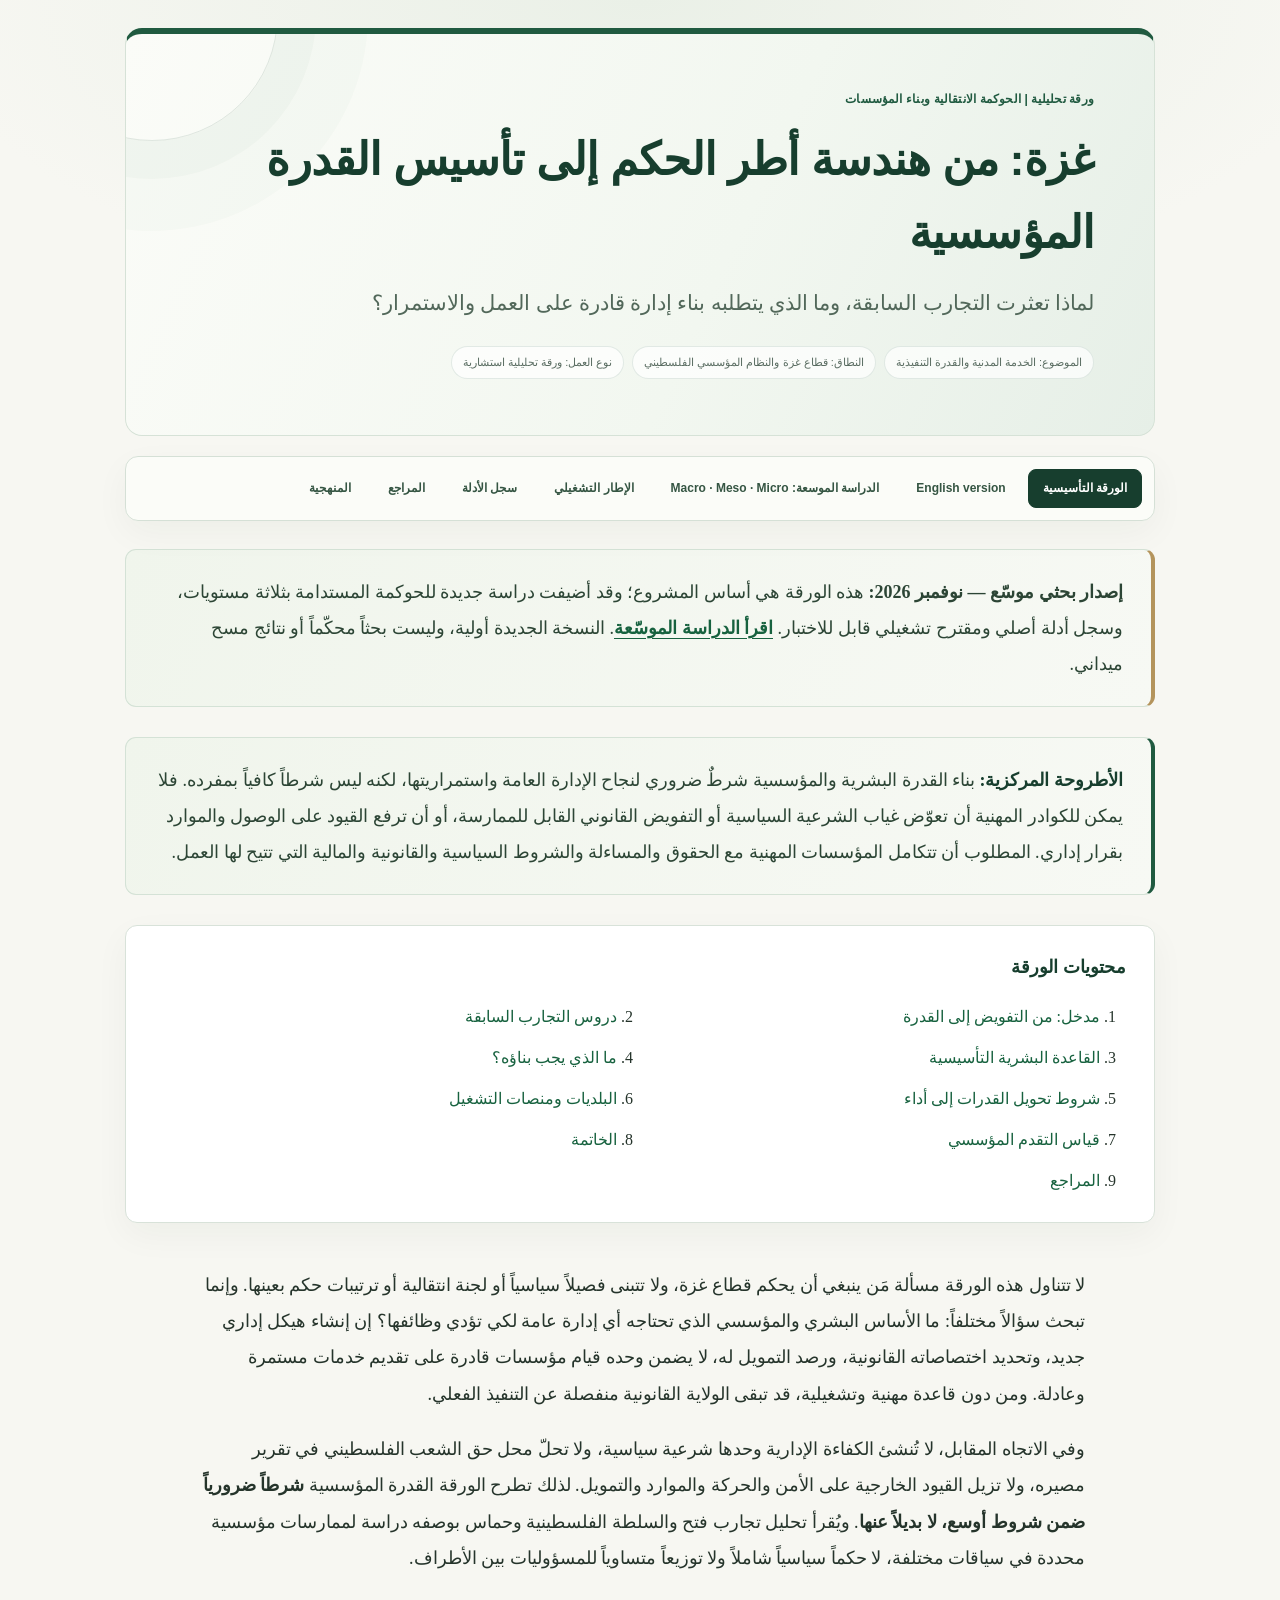
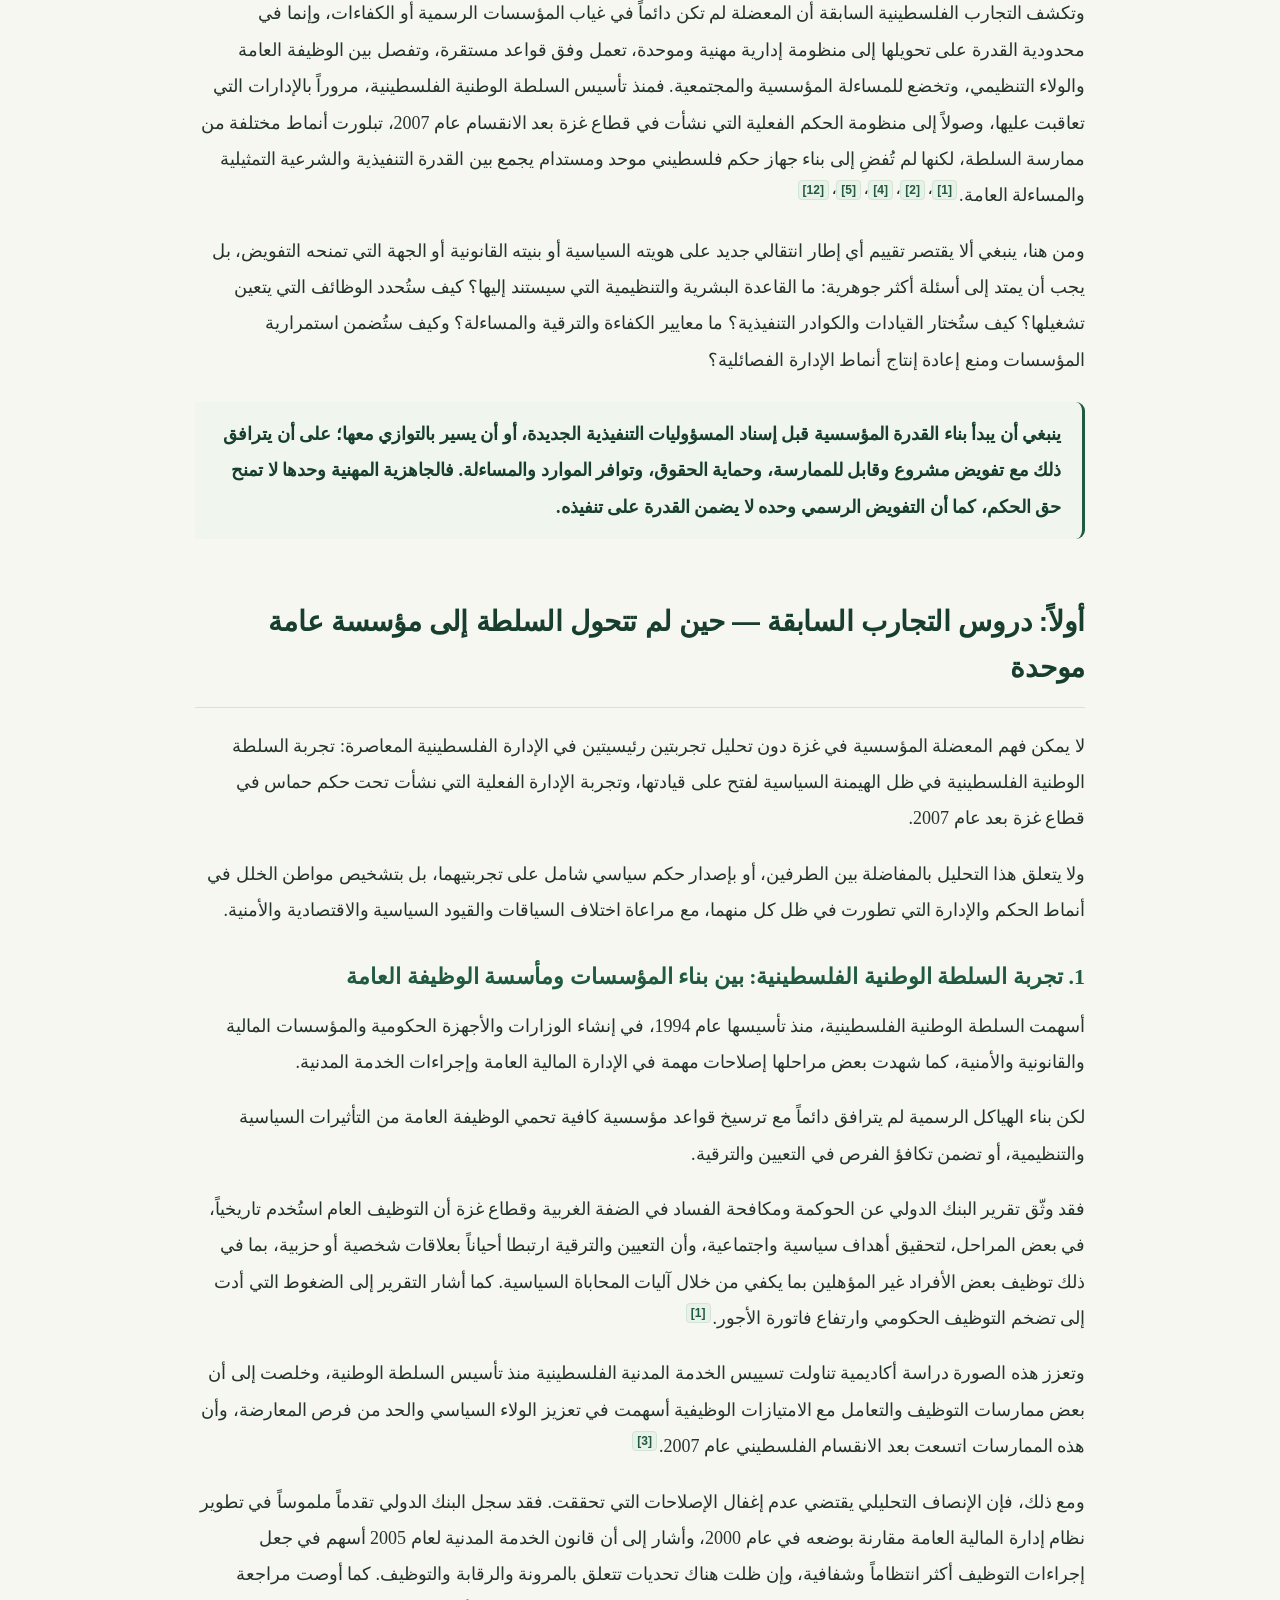
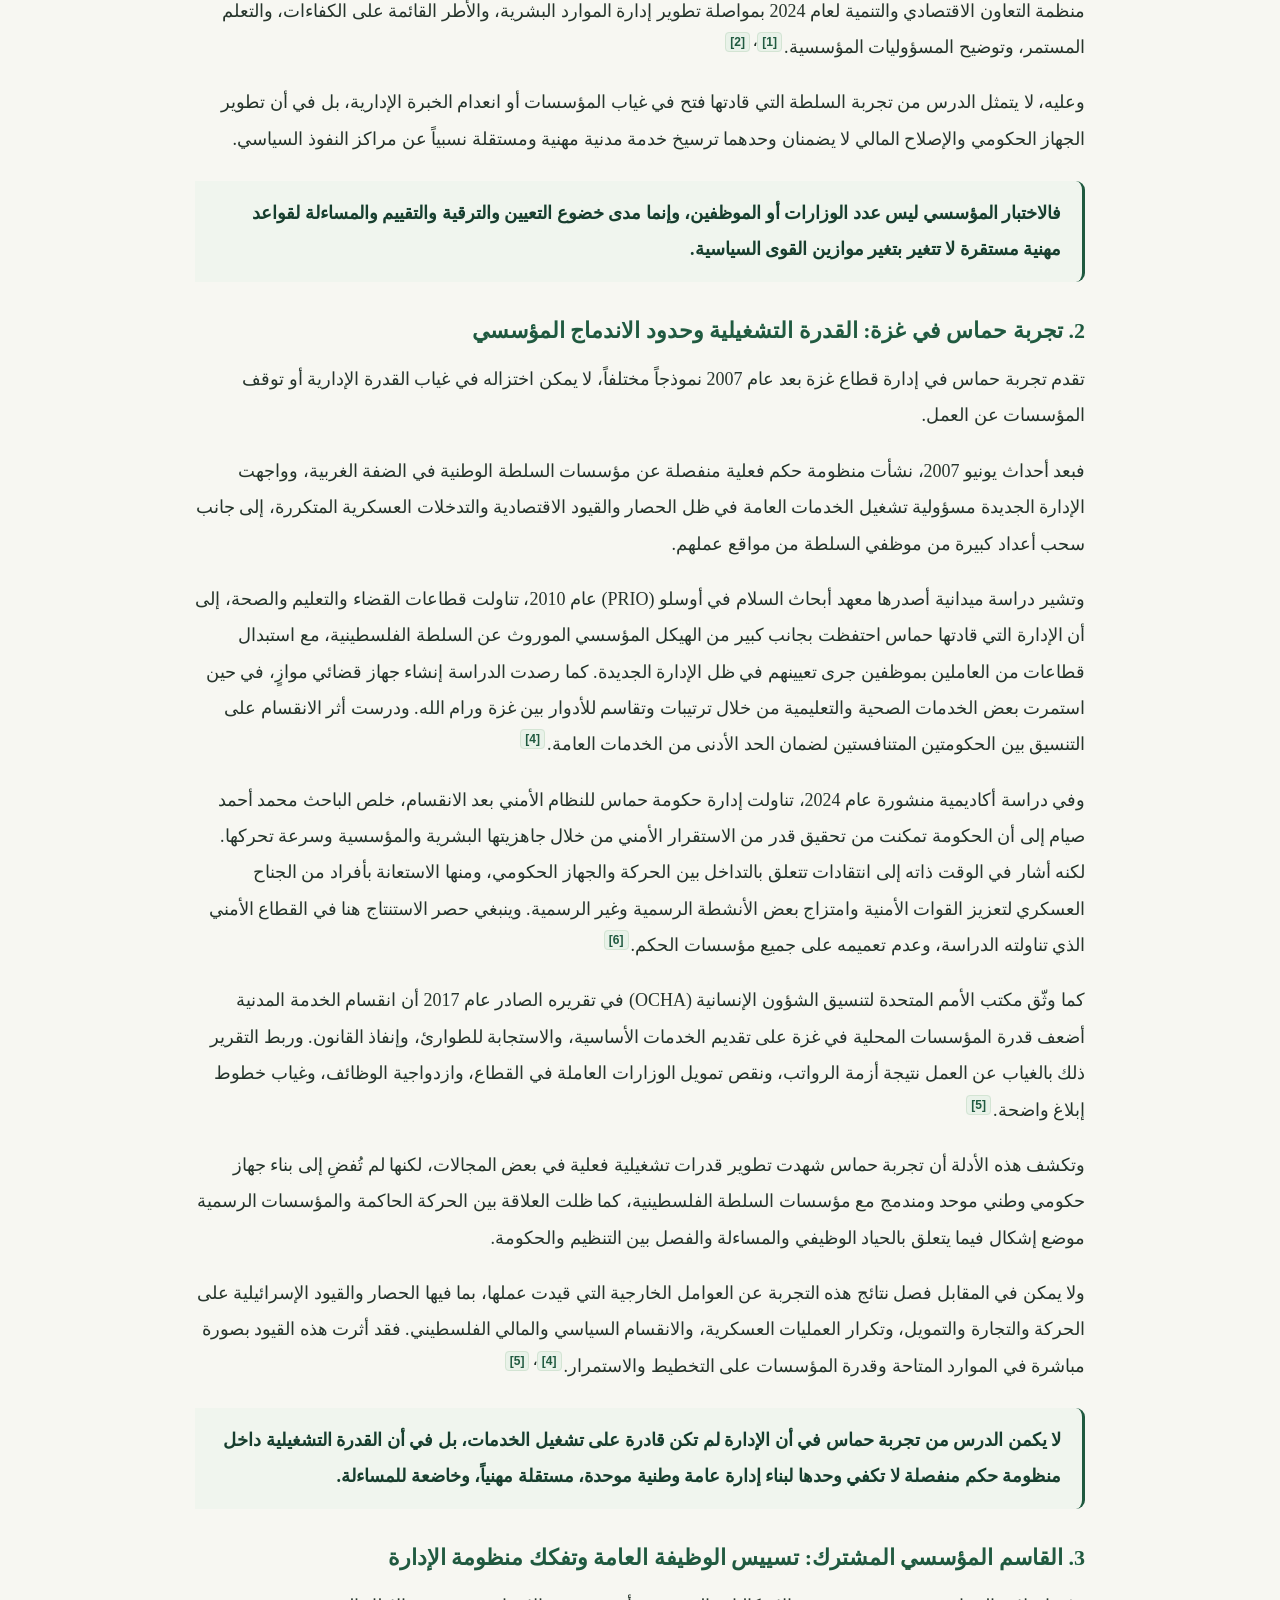
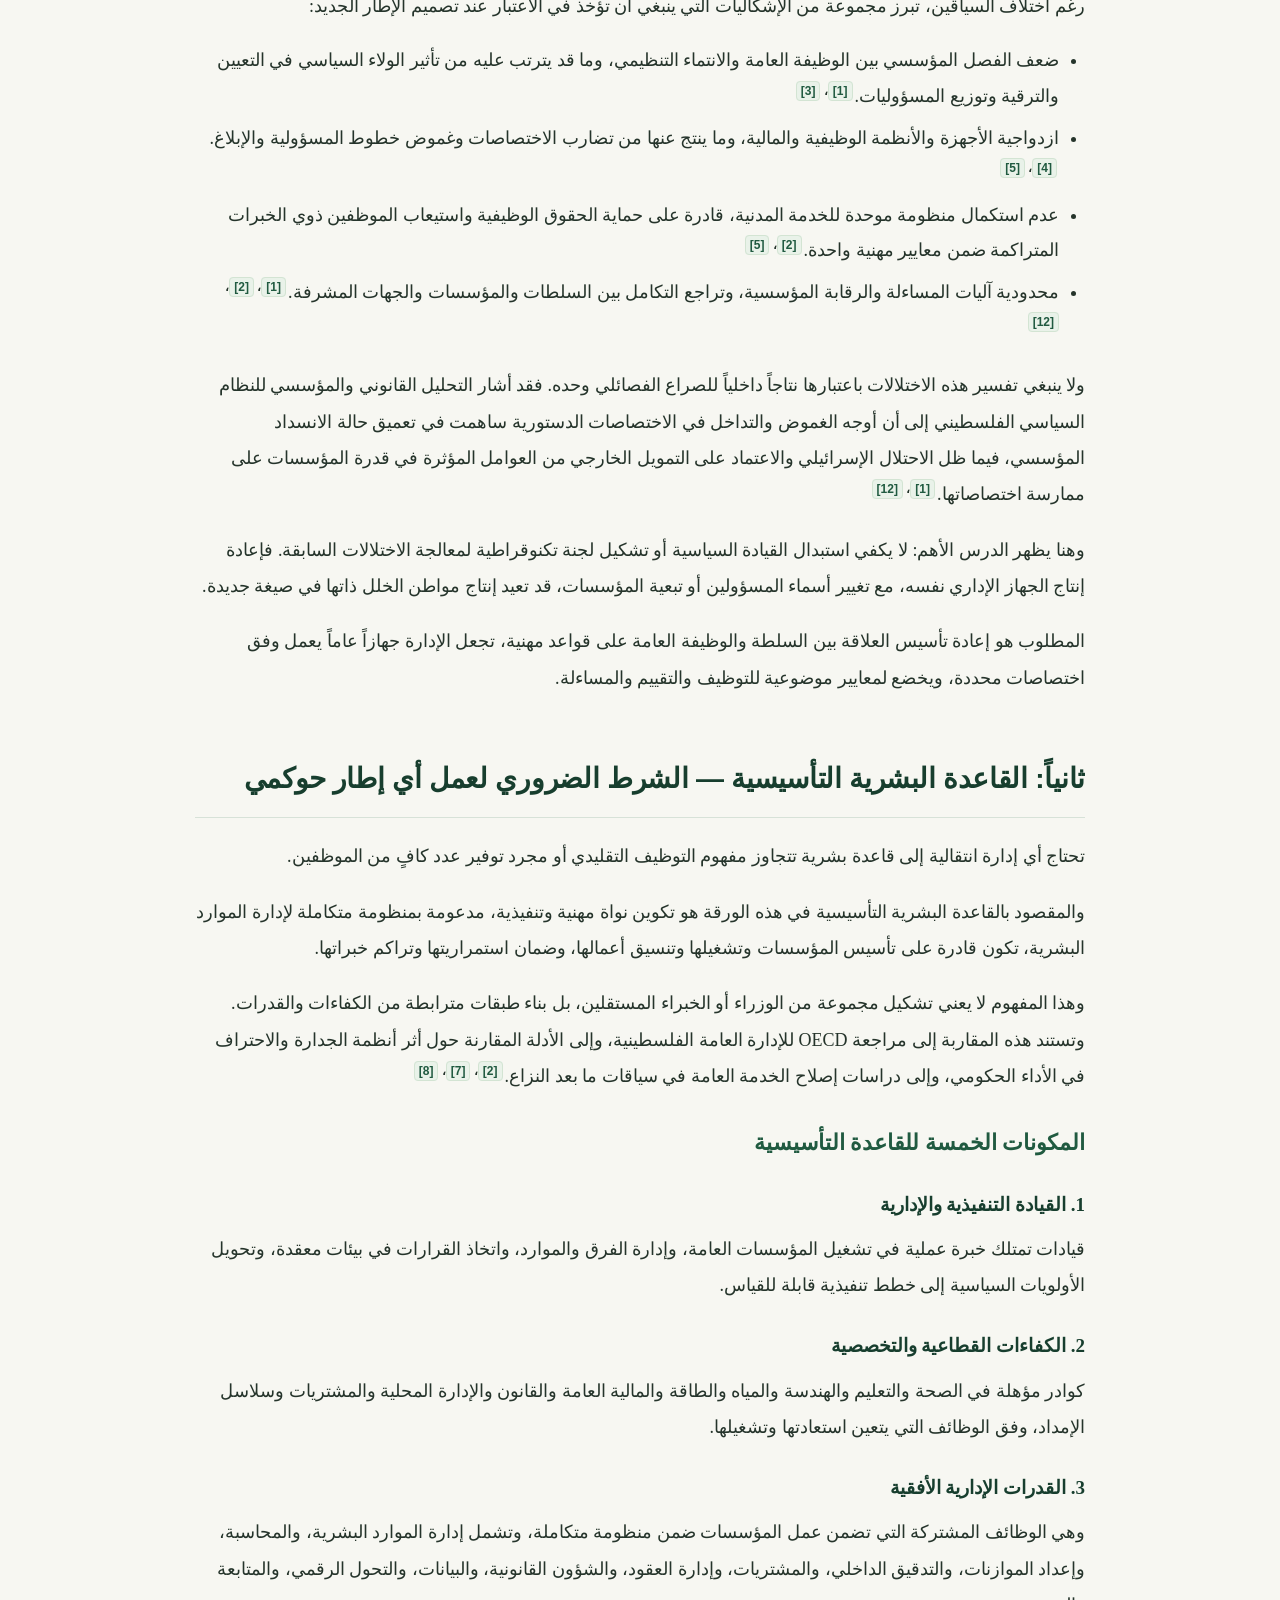
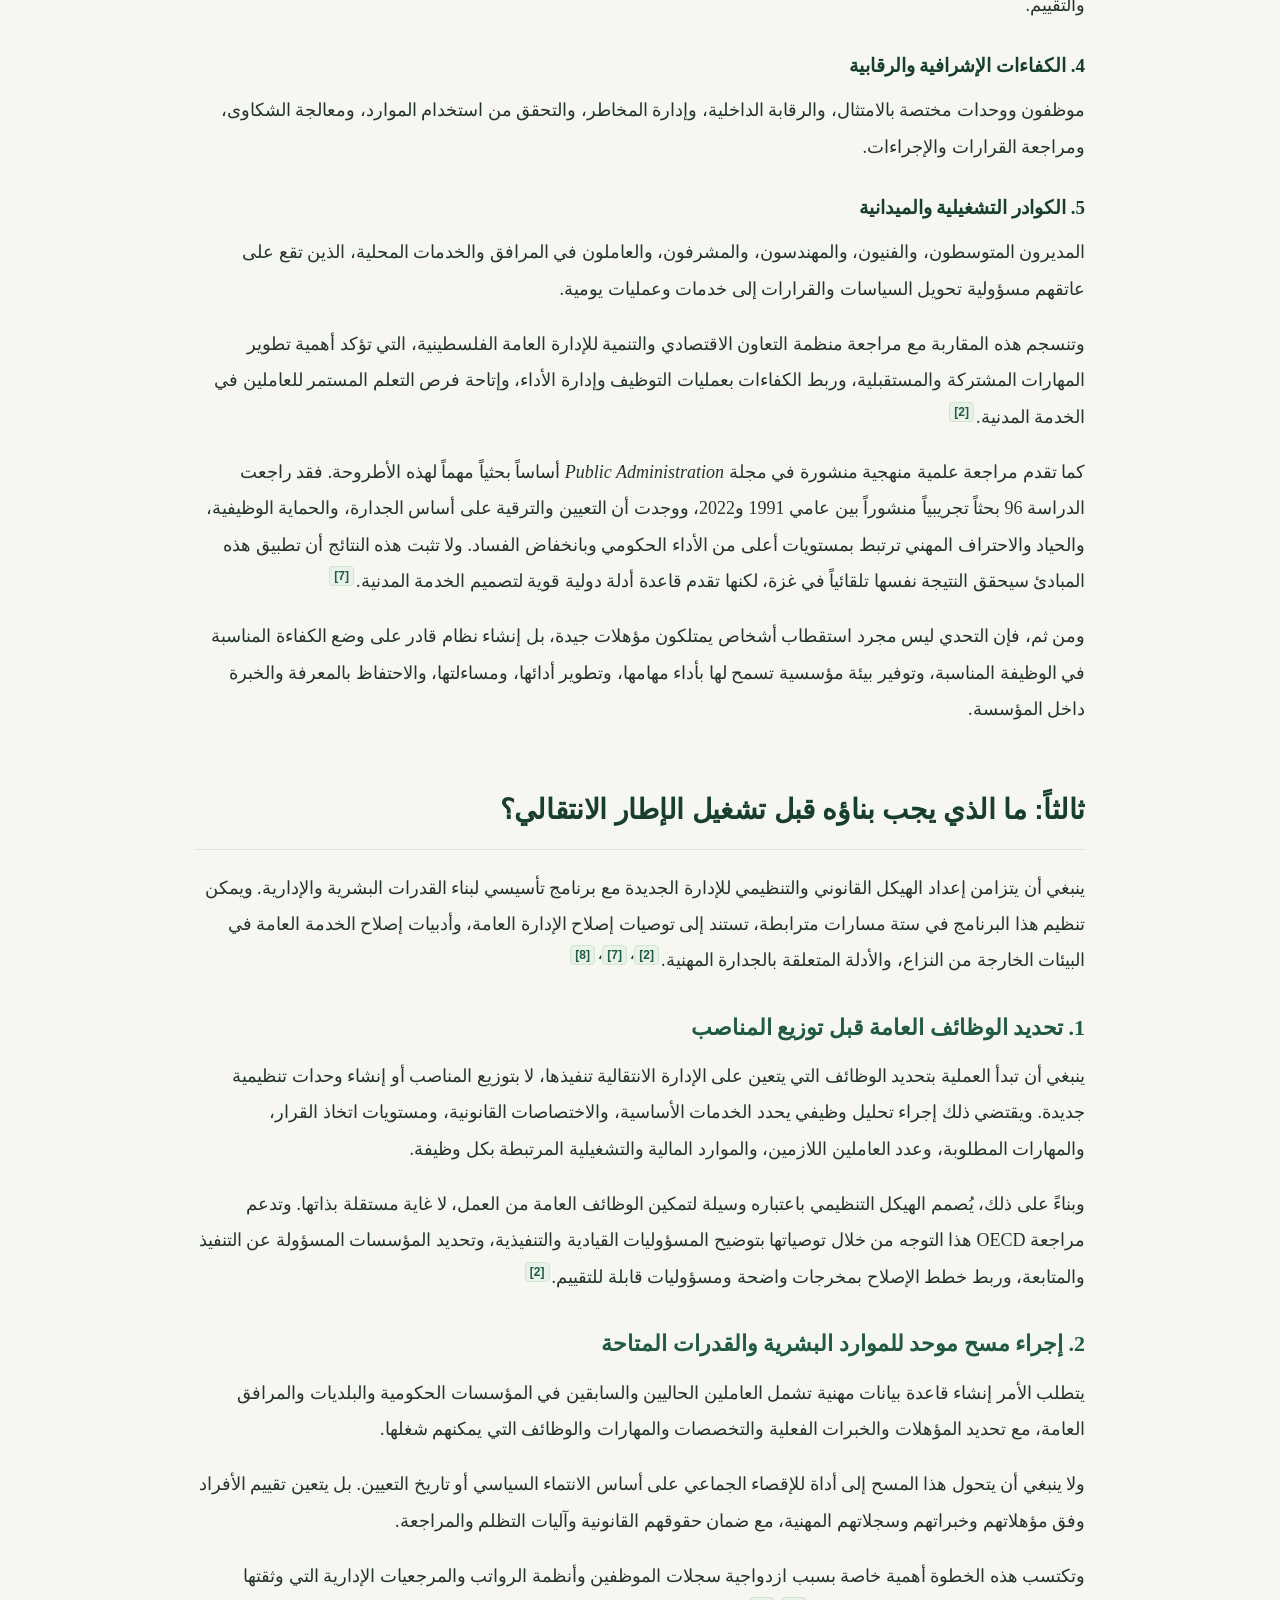
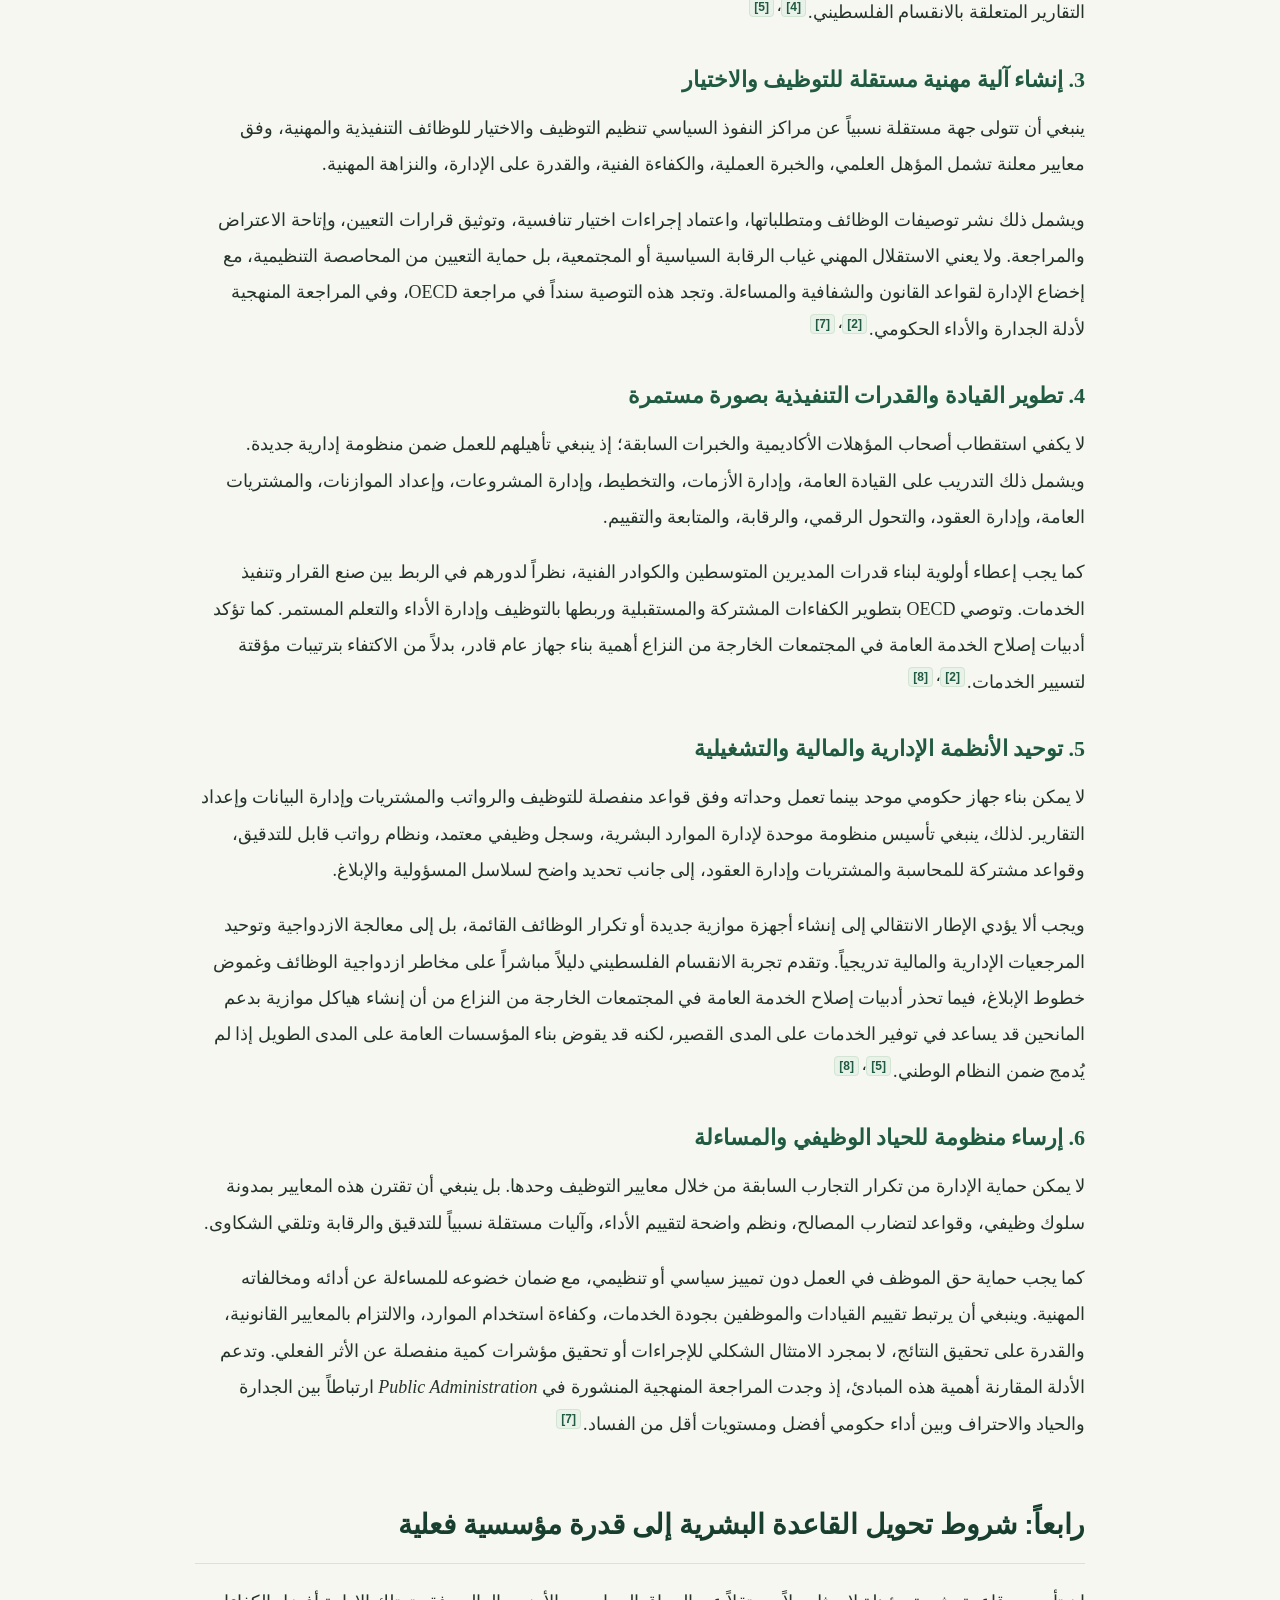
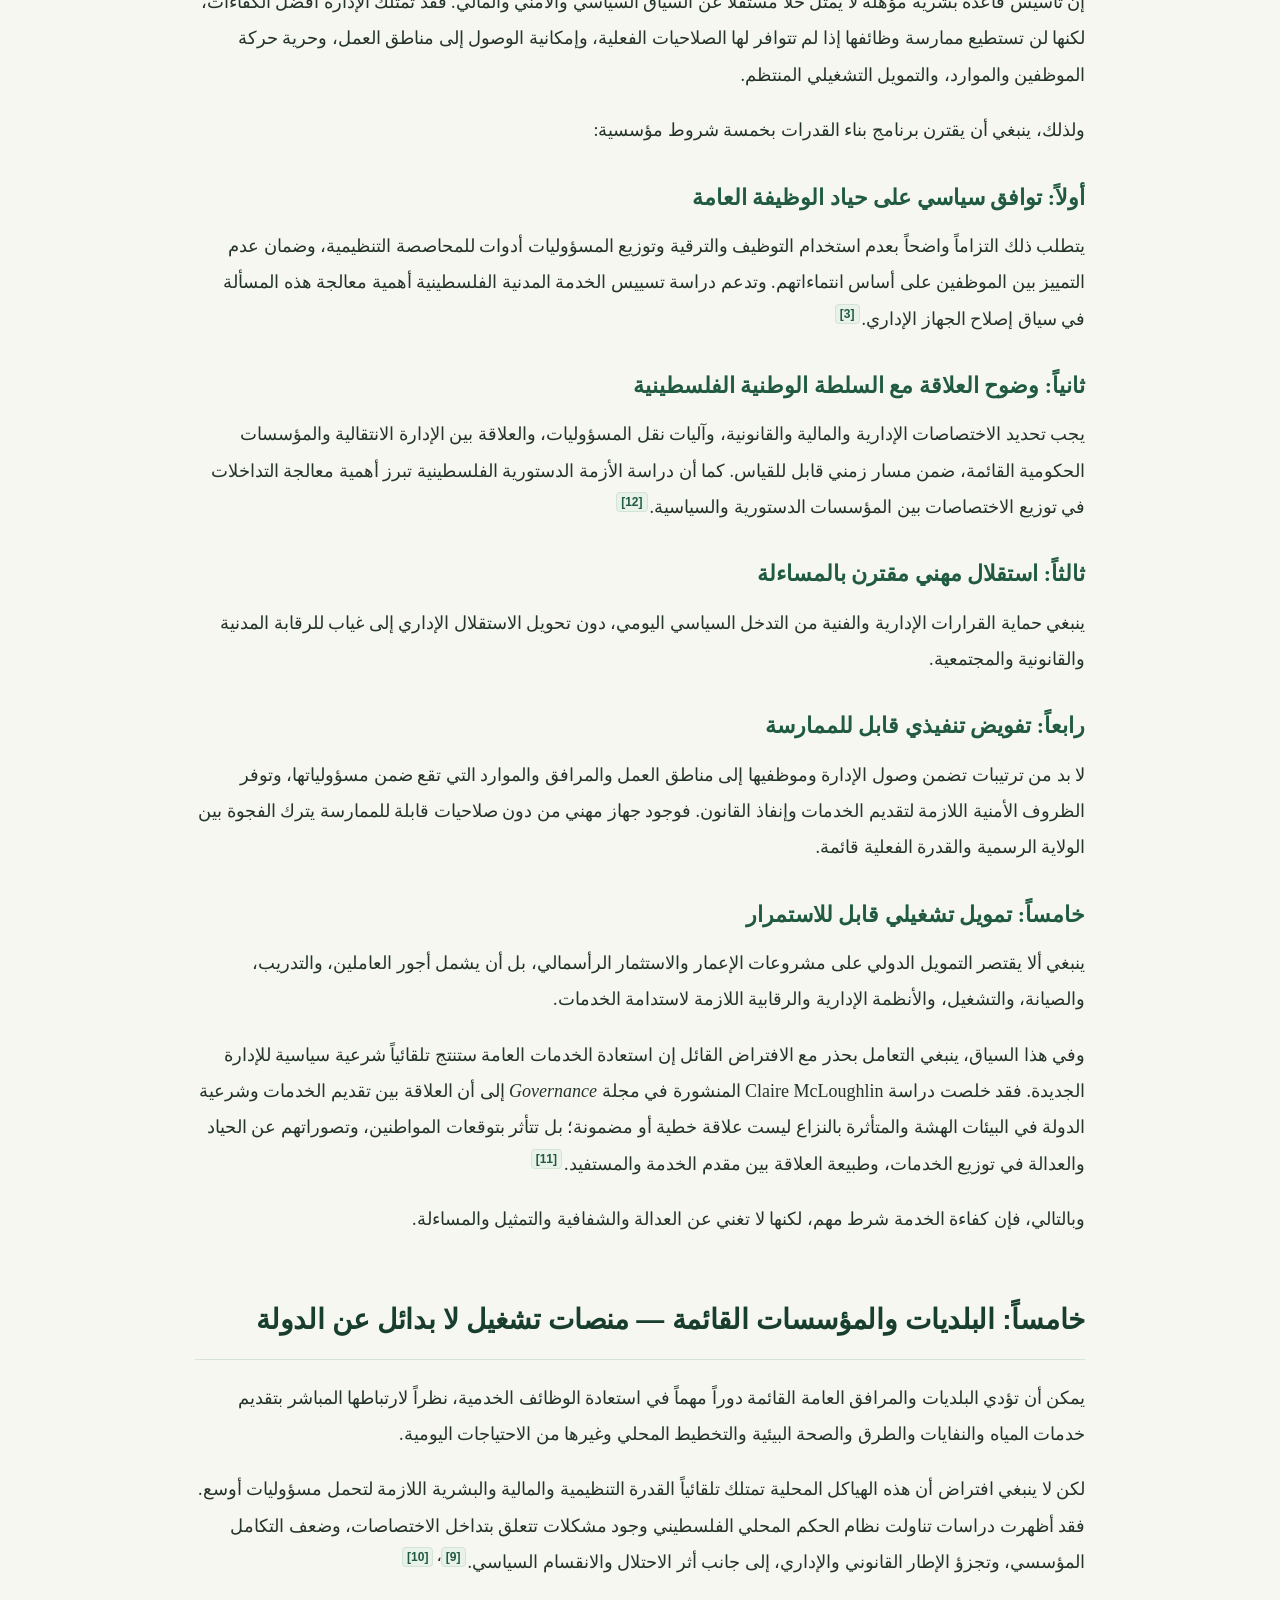
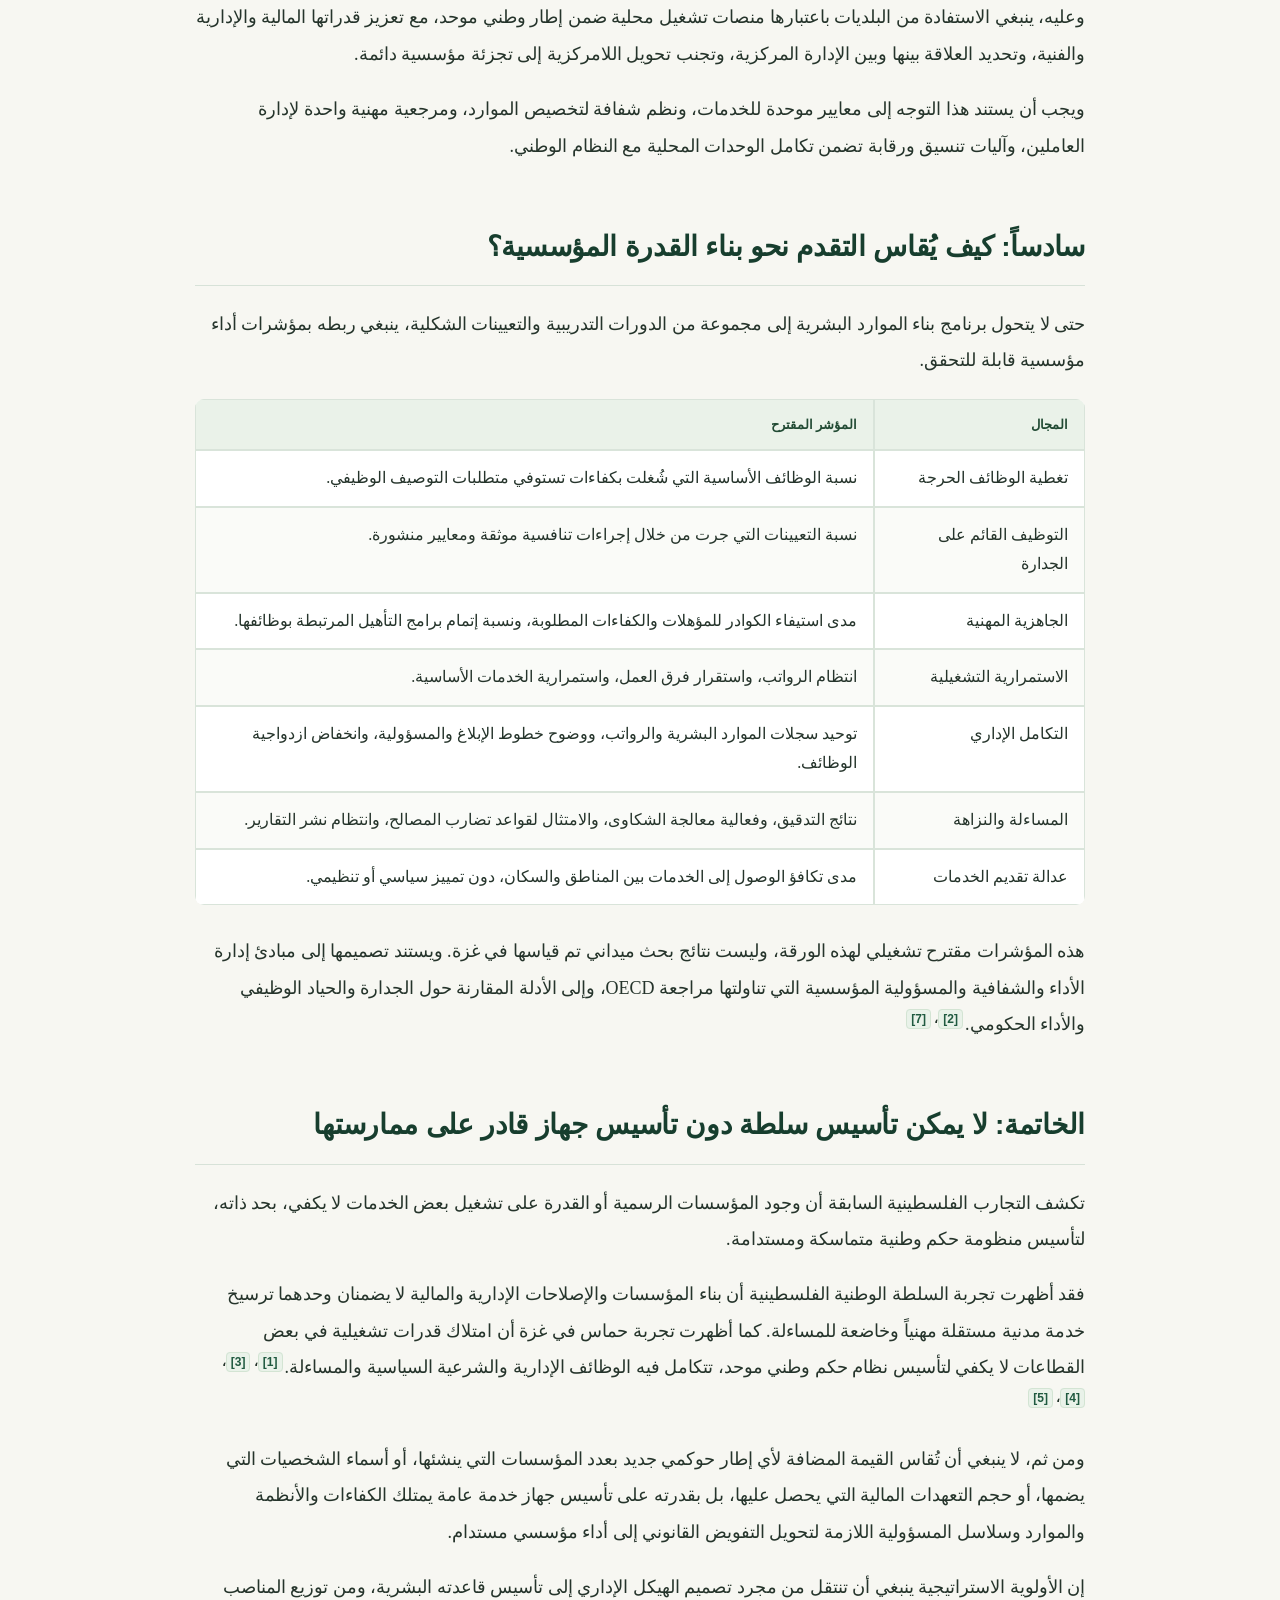
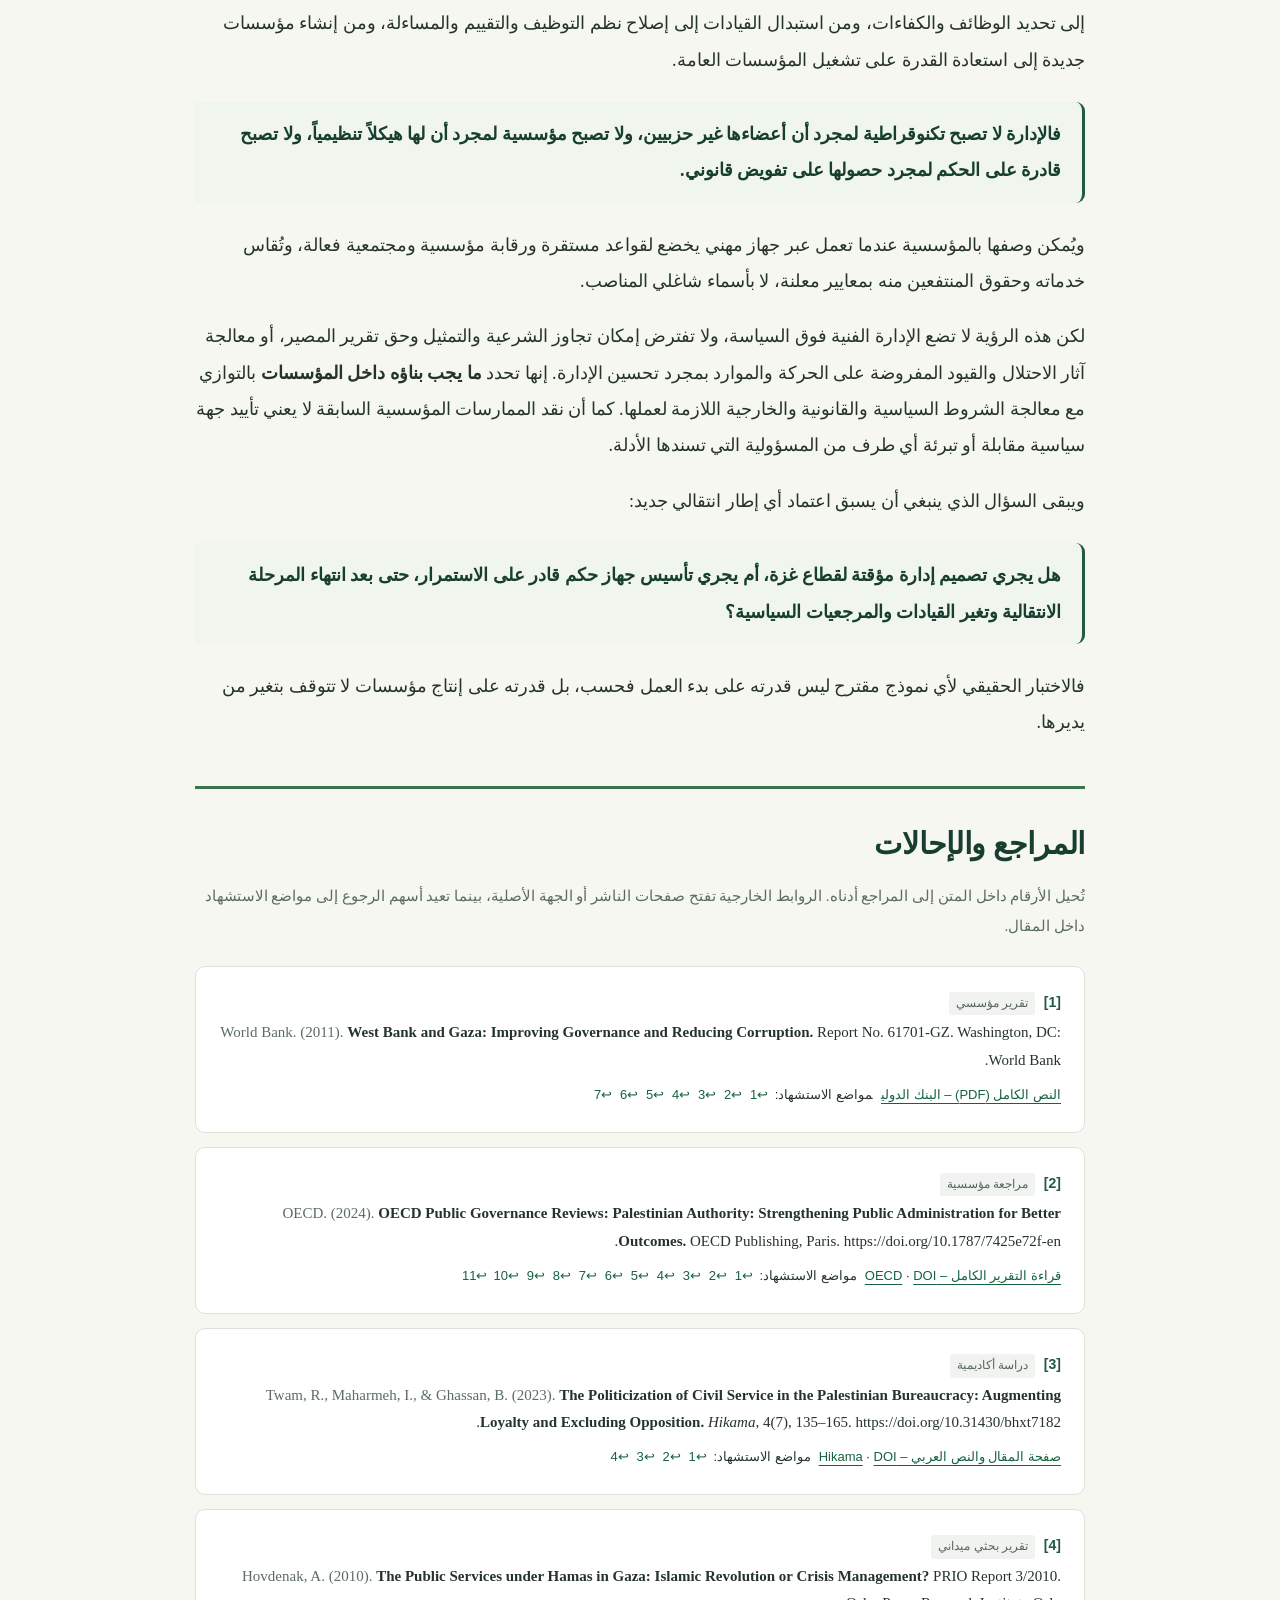
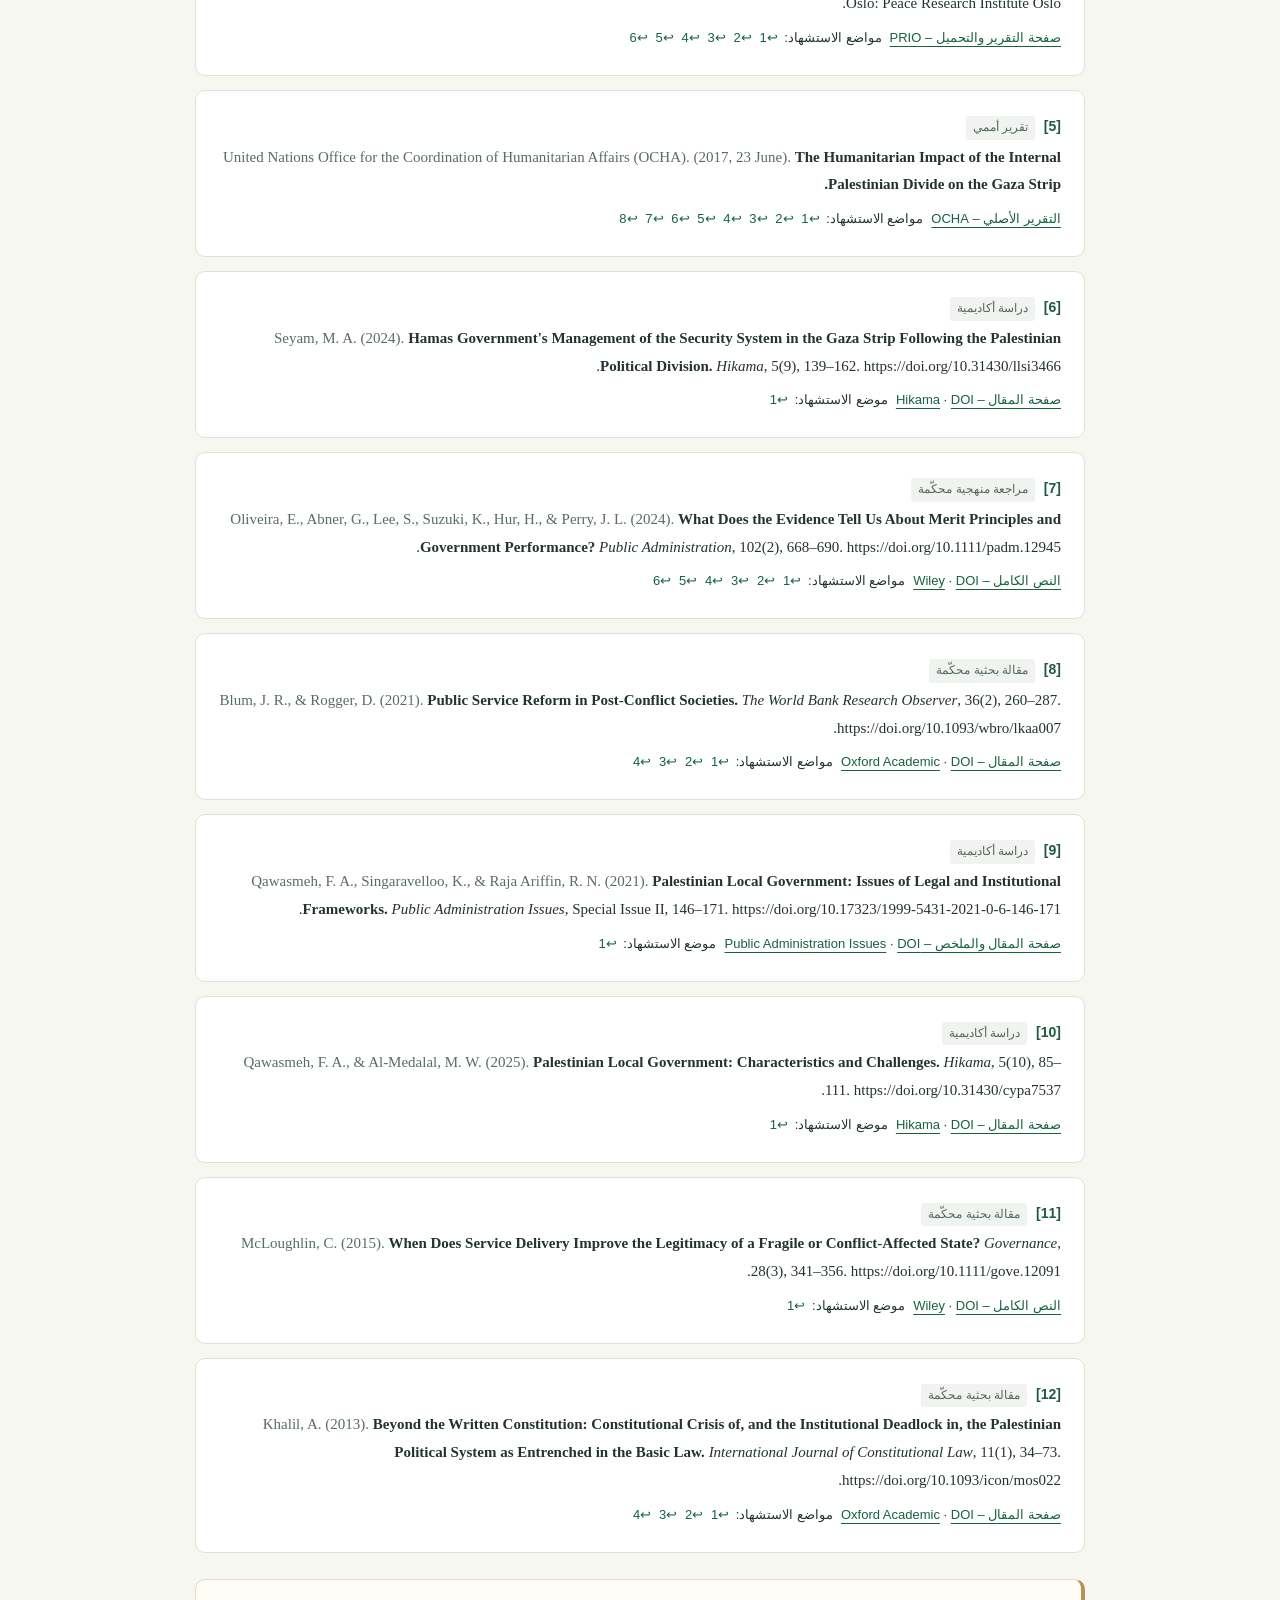
<file: index.html>
<!DOCTYPE html>
<html lang="ar" dir="rtl">
<head>
  <meta charset="UTF-8">
  <meta name="viewport" content="width=device-width, initial-scale=1.0">
  <meta name="description" content="بحث تحليلي مفتوح حول بناء حوكمة مستدامة في غزة: من الدروس المؤسسية السابقة إلى إطار يربط المستوى الكلي بالمؤسسات والخدمات اليومية، مع مصادر ومراجع قابلة للتدقيق.">
  <link rel="canonical" href="https://ibrahimhjkh-bot.github.io/gaza-foundational-institutional-capacity/">
  <meta property="og:type" content="article">
  <meta property="og:locale" content="ar_AR">
  <meta property="og:site_name" content="غزة | أبحاث الحوكمة المستدامة">
  <meta property="og:title" content="غزة: من هندسة أطر الحكم إلى تأسيس القدرة المؤسسية">
  <meta property="og:description" content="بحث تحليلي حول الحوكمة المستدامة في غزة، والقدرة المؤسسية من المستوى الكلي إلى المؤسسات والخدمات اليومية، مع مراجع وسجل أدلة مفتوح.">
  <meta property="og:url" content="https://ibrahimhjkh-bot.github.io/gaza-foundational-institutional-capacity/">
  <meta name="twitter:card" content="summary">
  <meta name="twitter:title" content="غزة: من هندسة أطر الحكم إلى تأسيس القدرة المؤسسية">
  <meta name="twitter:description" content="ورقة تحليلية ومشروع بحث مفتوح حول القدرة المؤسسية والحوكمة المستدامة في قطاع غزة.">
  <meta name="author" content="">
  <link rel="alternate" hreflang="ar" href="https://ibrahimhjkh-bot.github.io/gaza-foundational-institutional-capacity/">
  <link rel="alternate" hreflang="en" href="https://ibrahimhjkh-bot.github.io/gaza-foundational-institutional-capacity/english.html">
  <meta name="keywords" content="غزة، الحوكمة الانتقالية، القدرة المؤسسية، الخدمة المدنية، الموارد البشرية، الإصلاح الإداري، فتح، حماس، الحكم المحلي">
  <title>غزة: من هندسة أطر الحكم إلى تأسيس القدرة المؤسسية</title>
  <style>
    :root {
      --ink: #202821;
      --muted: #5f6b62;
      --green: #245b43;
      --green-dark: #183e2e;
      --green-soft: #eaf1eb;
      --paper: #fbfaf6;
      --line: #d9e0d8;
      --link: #176342;
      --accent: #b58b4b;
      --white: #fff;
    }
    * { box-sizing: border-box; }
    html { scroll-behavior: smooth; }
    body {
      margin: 0;
      background: var(--paper);
      color: var(--ink);
      font-family: "Noto Naskh Arabic", "Amiri", "Geeza Pro", "Tahoma", serif;
      line-height: 2.02;
      font-size: 18px;
      text-rendering: optimizeLegibility;
    }
    a { color: var(--link); text-decoration-thickness: 1px; text-underline-offset: 3px; }
    a:hover { color: var(--green-dark); }
    .page-shell { max-width: 1040px; margin: 0 auto; padding: 36px 28px 80px; }
    .masthead {
      border-top: 5px solid var(--green);
      padding-top: 22px;
      margin-bottom: 42px;
    }
    .eyebrow {
      color: var(--green);
      font: 700 13px/1.6 Arial, sans-serif;
      letter-spacing: .08em;
      margin: 0 0 18px;
    }
    h1 {
      color: var(--green-dark);
      font-size: clamp(34px, 5vw, 53px);
      line-height: 1.45;
      font-weight: 800;
      margin: 0 0 8px;
    }
    .subtitle {
      color: #53665a;
      font-size: clamp(19px, 2.3vw, 24px);
      line-height: 1.8;
      margin: 0;
      max-width: 850px;
    }
    .meta {
      margin-top: 20px;
      color: var(--muted);
      font: 13px/1.6 Arial, sans-serif;
      display: flex;
      flex-wrap: wrap;
      gap: 8px 18px;
    }
    .thesis {
      border-right: 4px solid var(--accent);
      background: var(--green-soft);
      padding: 20px 24px;
      margin: 30px 0 34px;
      color: #26372b;
      font-size: 19px;
    }
    .thesis strong { color: var(--green-dark); }
    .toc {
      border: 1px solid var(--line);
      background: #fff;
      padding: 22px 26px;
      margin: 0 0 44px;
      border-radius: 7px;
    }
    .toc h2 { font-size: 21px; margin: 0 0 12px; color: var(--green-dark); }
    .toc ol { margin: 0; padding-right: 22px; columns: 2; column-gap: 44px; }
    .toc li { break-inside: avoid; margin: 3px 0; font-size: 16px; }
    article { max-width: 850px; margin: 0 auto; }
    article p { margin: 0 0 19px; text-align: justify; }
    h2.section-title {
      color: var(--green-dark);
      font-size: 29px;
      line-height: 1.55;
      margin: 55px 0 20px;
      padding-bottom: 10px;
      border-bottom: 1px solid var(--line);
      scroll-margin-top: 24px;
    }
    h3 {
      color: var(--green);
      font-size: 22px;
      line-height: 1.65;
      margin: 31px 0 12px;
      scroll-margin-top: 24px;
    }
    h4 { color: var(--green-dark); font-size: 19px; margin: 24px 0 8px; }
    ul, ol { padding-right: 26px; margin: 8px 0 22px; }
    li { margin: 7px 0; }
    .key-sentence {
      font-weight: 700;
      color: var(--green-dark);
      border-right: 3px solid var(--green);
      padding: 10px 18px 10px 0;
      margin: 24px 0;
    }
    .citation {
      white-space: nowrap;
      font: 700 12px/1 Arial, sans-serif;
      vertical-align: super;
      margin: 0 2px;
    }
    .citation a { text-decoration: none; border-bottom: 1px dotted var(--link); }
    .citation a:hover { border-bottom-style: solid; }
    .note {
      padding: 14px 18px;
      background: #f3f4ef;
      border: 1px solid var(--line);
      border-radius: 5px;
      margin: 22px 0;
      color: #4a564d;
      font-size: 15px;
    }
    .metrics {
      width: 100%;
      border-collapse: collapse;
      margin: 20px 0 28px;
      font-size: 16px;
      background: #fff;
    }
    .metrics th, .metrics td {
      border: 1px solid var(--line);
      padding: 10px 13px;
      text-align: right;
      vertical-align: top;
    }
    .metrics th { background: var(--green-soft); color: var(--green-dark); }
    .references {
      margin-top: 64px;
      padding-top: 26px;
      border-top: 4px solid var(--green);
    }
    .references h2 { color: var(--green-dark); font-size: 30px; margin: 0 0 8px; }
    .references-intro { color: var(--muted); font-size: 15px; margin-bottom: 24px; }
    .ref-list { list-style: none; padding: 0; margin: 0; }
    .ref-list li {
      padding: 16px 18px;
      margin: 0 0 12px;
      border: 1px solid var(--line);
      background: #fff;
      border-radius: 6px;
      scroll-margin-top: 20px;
      font-size: 15px;
      line-height: 1.85;
    }
    .ref-number { color: var(--green); font: 700 14px Arial, sans-serif; margin-left: 5px; }
    .ref-type {
      display: inline-block;
      color: #58675e;
      background: #f0f3ef;
      border-radius: 3px;
      padding: 1px 7px;
      font: 12px/1.8 Arial, sans-serif;
      margin: 0 4px 4px 0;
    }
    .ref-title { font-weight: 700; }
    .ref-meta { color: var(--muted); }
    .ref-links { margin-top: 5px; font-family: Arial, sans-serif; font-size: 13px; }
    .backlinks { margin-right: 10px; white-space: nowrap; }
    .backlinks a { text-decoration: none; margin-left: 5px; font-size: 13px; }
    .method-note { margin-top: 32px; padding: 18px 20px; background: #fff; border: 1px dashed #b8c7ba; font-size: 15px; }
    footer {
      max-width: 850px;
      margin: 48px auto 0;
      border-top: 1px solid var(--line);
      padding-top: 16px;
      color: var(--muted);
      font: 12px/1.8 Arial, sans-serif;
    }
    .top-link { display: inline-block; margin-top: 20px; font-size: 14px; }
    @media (max-width: 700px) {
      .page-shell { padding: 22px 17px 55px; }
      body { font-size: 16px; line-height: 1.95; }
      .toc ol { columns: 1; }
      h2.section-title { font-size: 25px; margin-top: 43px; }
      h3 { font-size: 20px; }
      .thesis { padding: 16px 18px; font-size: 17px; }
      .metrics { font-size: 14px; }
      .metrics th, .metrics td { padding: 8px; }
    }
    @media print {
      body { background: #fff; font-size: 12pt; }
      .page-shell { max-width: none; padding: 0; }
      .toc { break-after: page; }
      a { color: inherit; text-decoration: none; }
      .top-link { display: none; }
      h2, h3 { break-after: avoid; }
      .ref-list li { break-inside: avoid; }
    }
  </style>
  <link rel="stylesheet" href="assets/site.css">
</head>
<body id="top">
  <a class="skip-link" href="#intro">تجاوز إلى بداية المقال</a>
  <div class="page-shell">
    <header class="masthead">
      <p class="eyebrow">ورقة تحليلية | الحوكمة الانتقالية وبناء المؤسسات</p>
      <h1>غزة: من هندسة أطر الحكم إلى تأسيس القدرة المؤسسية</h1>
      <p class="subtitle">لماذا تعثرت التجارب السابقة، وما الذي يتطلبه بناء إدارة قادرة على العمل والاستمرار؟</p>
      <div class="meta">
        <span>الموضوع: الخدمة المدنية والقدرة التنفيذية</span>
        <span>النطاق: قطاع غزة والنظام المؤسسي الفلسطيني</span>
        <span>نوع العمل: ورقة تحليلية استشارية</span>
      </div>
    </header>

    <nav class="site-nav" aria-label="المشروع البحثي"><a href="index.html" aria-current="page">الورقة التأسيسية</a><a href="english.html" lang="en">English version</a><a href="governance.html">الدراسة الموسعة: Macro · Meso · Micro</a><a href="roadmap.html">الإطار التشغيلي</a><a href="evidence.html">سجل الأدلة</a><a href="references.html">المراجع</a><a href="about.html">المنهجية</a></nav>
<div class="intro-panel"><strong>إصدار بحثي موسّع — نوفمبر 2026:</strong> هذه الورقة هي أساس المشروع؛ وقد أضيفت دراسة جديدة للحوكمة المستدامة بثلاثة مستويات، وسجل أدلة أصلي ومقترح تشغيلي قابل للاختبار. <a href="governance.html">اقرأ الدراسة الموسّعة</a>. النسخة الجديدة أولية، وليست بحثاً محكّماً أو نتائج مسح ميداني.</div>
    <div class="thesis">
      <strong>الأطروحة المركزية:</strong> بناء القدرة البشرية والمؤسسية شرطٌ ضروري لنجاح الإدارة العامة واستمراريتها، لكنه ليس شرطاً كافياً بمفرده. فلا يمكن للكوادر المهنية أن تعوّض غياب الشرعية السياسية أو التفويض القانوني القابل للممارسة، أو أن ترفع القيود على الوصول والموارد بقرار إداري. المطلوب أن تتكامل المؤسسات المهنية مع الحقوق والمساءلة والشروط السياسية والقانونية والمالية التي تتيح لها العمل.
    </div>

    <nav class="toc" aria-label="فهرس المقال">
      <h2>محتويات الورقة</h2>
      <ol>
        <li><a href="#intro">مدخل: من التفويض إلى القدرة</a></li>
        <li><a href="#s1">دروس التجارب السابقة</a></li>
        <li><a href="#s2">القاعدة البشرية التأسيسية</a></li>
        <li><a href="#s3">ما الذي يجب بناؤه؟</a></li>
        <li><a href="#s4">شروط تحويل القدرات إلى أداء</a></li>
        <li><a href="#s5">البلديات ومنصات التشغيل</a></li>
        <li><a href="#s6">قياس التقدم المؤسسي</a></li>
        <li><a href="#conclusion">الخاتمة</a></li>
        <li><a href="#references">المراجع</a></li>
      </ol>
    </nav>

    <article>
      <section id="intro">
        <p>لا تتناول هذه الورقة مسألة مَن ينبغي أن يحكم قطاع غزة، ولا تتبنى فصيلاً سياسياً أو لجنة انتقالية أو ترتيبات حكم بعينها. وإنما تبحث سؤالاً مختلفاً: ما الأساس البشري والمؤسسي الذي تحتاجه أي إدارة عامة لكي تؤدي وظائفها؟ إن إنشاء هيكل إداري جديد، وتحديد اختصاصاته القانونية، ورصد التمويل له، لا يضمن وحده قيام مؤسسات قادرة على تقديم خدمات مستمرة وعادلة. ومن دون قاعدة مهنية وتشغيلية، قد تبقى الولاية القانونية منفصلة عن التنفيذ الفعلي.</p>
<p>وفي الاتجاه المقابل، لا تُنشئ الكفاءة الإدارية وحدها شرعية سياسية، ولا تحلّ محل حق الشعب الفلسطيني في تقرير مصيره، ولا تزيل القيود الخارجية على الأمن والحركة والموارد والتمويل. لذلك تطرح الورقة القدرة المؤسسية <strong>شرطاً ضرورياً ضمن شروط أوسع، لا بديلاً عنها</strong>. ويُقرأ تحليل تجارب فتح والسلطة الفلسطينية وحماس بوصفه دراسة لممارسات مؤسسية محددة في سياقات مختلفة، لا حكماً سياسياً شاملاً ولا توزيعاً متساوياً للمسؤوليات بين الأطراف.</p>
        <p>وتكشف التجارب الفلسطينية السابقة أن المعضلة لم تكن دائماً في غياب المؤسسات الرسمية أو الكفاءات، وإنما في محدودية القدرة على تحويلها إلى منظومة إدارية مهنية وموحدة، تعمل وفق قواعد مستقرة، وتفصل بين الوظيفة العامة والولاء التنظيمي، وتخضع للمساءلة المؤسسية والمجتمعية. فمنذ تأسيس السلطة الوطنية الفلسطينية، مروراً بالإدارات التي تعاقبت عليها، وصولاً إلى منظومة الحكم الفعلية التي نشأت في قطاع غزة بعد الانقسام عام 2007، تبلورت أنماط مختلفة من ممارسة السلطة، لكنها لم تُفضِ إلى بناء جهاز حكم فلسطيني موحد ومستدام يجمع بين القدرة التنفيذية والشرعية التمثيلية والمساءلة العامة.<sup class="citation"><a href="#ref-1" id="c1-1">[1]</a>، <a href="#ref-2" id="c2-1">[2]</a>، <a href="#ref-4" id="c4-1">[4]</a>، <a href="#ref-5" id="c5-1">[5]</a>، <a href="#ref-12" id="c12-1">[12]</a></sup></p>
        <p>ومن هنا، ينبغي ألا يقتصر تقييم أي إطار انتقالي جديد على هويته السياسية أو بنيته القانونية أو الجهة التي تمنحه التفويض، بل يجب أن يمتد إلى أسئلة أكثر جوهرية: ما القاعدة البشرية والتنظيمية التي سيستند إليها؟ كيف ستُحدد الوظائف التي يتعين تشغيلها؟ كيف ستُختار القيادات والكوادر التنفيذية؟ ما معايير الكفاءة والترقية والمساءلة؟ وكيف ستُضمن استمرارية المؤسسات ومنع إعادة إنتاج أنماط الإدارة الفصائلية؟</p>
        <p class="key-sentence">ينبغي أن يبدأ بناء القدرة المؤسسية قبل إسناد المسؤوليات التنفيذية الجديدة، أو أن يسير بالتوازي معها؛ على أن يترافق ذلك مع تفويض مشروع وقابل للممارسة، وحماية الحقوق، وتوافر الموارد والمساءلة. فالجاهزية المهنية وحدها لا تمنح حق الحكم، كما أن التفويض الرسمي وحده لا يضمن القدرة على تنفيذه.</p>
      </section>

      <section id="s1">
        <h2 class="section-title">أولاً: دروس التجارب السابقة — حين لم تتحول السلطة إلى مؤسسة عامة موحدة</h2>
        <p>لا يمكن فهم المعضلة المؤسسية في غزة دون تحليل تجربتين رئيسيتين في الإدارة الفلسطينية المعاصرة: تجربة السلطة الوطنية الفلسطينية في ظل الهيمنة السياسية لفتح على قيادتها، وتجربة الإدارة الفعلية التي نشأت تحت حكم حماس في قطاع غزة بعد عام 2007.</p>
        <p>ولا يتعلق هذا التحليل بالمفاضلة بين الطرفين، أو بإصدار حكم سياسي شامل على تجربتيهما، بل بتشخيص مواطن الخلل في أنماط الحكم والإدارة التي تطورت في ظل كل منهما، مع مراعاة اختلاف السياقات والقيود السياسية والاقتصادية والأمنية.</p>

        <h3 id="fatah">1. تجربة السلطة الوطنية الفلسطينية: بين بناء المؤسسات ومأسسة الوظيفة العامة</h3>
        <p>أسهمت السلطة الوطنية الفلسطينية، منذ تأسيسها عام 1994، في إنشاء الوزارات والأجهزة الحكومية والمؤسسات المالية والقانونية والأمنية، كما شهدت بعض مراحلها إصلاحات مهمة في الإدارة المالية العامة وإجراءات الخدمة المدنية.</p>
        <p>لكن بناء الهياكل الرسمية لم يترافق دائماً مع ترسيخ قواعد مؤسسية كافية تحمي الوظيفة العامة من التأثيرات السياسية والتنظيمية، أو تضمن تكافؤ الفرص في التعيين والترقية.</p>
        <p>فقد وثّق تقرير البنك الدولي عن الحوكمة ومكافحة الفساد في الضفة الغربية وقطاع غزة أن التوظيف العام استُخدم تاريخياً، في بعض المراحل، لتحقيق أهداف سياسية واجتماعية، وأن التعيين والترقية ارتبطا أحياناً بعلاقات شخصية أو حزبية، بما في ذلك توظيف بعض الأفراد غير المؤهلين بما يكفي من خلال آليات المحاباة السياسية. كما أشار التقرير إلى الضغوط التي أدت إلى تضخم التوظيف الحكومي وارتفاع فاتورة الأجور.<sup class="citation"><a href="#ref-1" id="c1-2">[1]</a></sup></p>
        <p>وتعزز هذه الصورة دراسة أكاديمية تناولت تسييس الخدمة المدنية الفلسطينية منذ تأسيس السلطة الوطنية، وخلصت إلى أن بعض ممارسات التوظيف والتعامل مع الامتيازات الوظيفية أسهمت في تعزيز الولاء السياسي والحد من فرص المعارضة، وأن هذه الممارسات اتسعت بعد الانقسام الفلسطيني عام 2007.<sup class="citation"><a href="#ref-3" id="c3-1">[3]</a></sup></p>
        <p>ومع ذلك، فإن الإنصاف التحليلي يقتضي عدم إغفال الإصلاحات التي تحققت. فقد سجل البنك الدولي تقدماً ملموساً في تطوير نظام إدارة المالية العامة مقارنة بوضعه في عام 2000، وأشار إلى أن قانون الخدمة المدنية لعام 2005 أسهم في جعل إجراءات التوظيف أكثر انتظاماً وشفافية، وإن ظلت هناك تحديات تتعلق بالمرونة والرقابة والتوظيف. كما أوصت مراجعة منظمة التعاون الاقتصادي والتنمية لعام 2024 بمواصلة تطوير إدارة الموارد البشرية، والأطر القائمة على الكفاءات، والتعلم المستمر، وتوضيح المسؤوليات المؤسسية.<sup class="citation"><a href="#ref-1" id="c1-3">[1]</a>، <a href="#ref-2" id="c2-2">[2]</a></sup></p>
        <p>وعليه، لا يتمثل الدرس من تجربة السلطة التي قادتها فتح في غياب المؤسسات أو انعدام الخبرة الإدارية، بل في أن تطوير الجهاز الحكومي والإصلاح المالي لا يضمنان وحدهما ترسيخ خدمة مدنية مهنية ومستقلة نسبياً عن مراكز النفوذ السياسي.</p>
        <p class="key-sentence">فالاختبار المؤسسي ليس عدد الوزارات أو الموظفين، وإنما مدى خضوع التعيين والترقية والتقييم والمساءلة لقواعد مهنية مستقرة لا تتغير بتغير موازين القوى السياسية.</p>

        <h3 id="hamas">2. تجربة حماس في غزة: القدرة التشغيلية وحدود الاندماج المؤسسي</h3>
        <p>تقدم تجربة حماس في إدارة قطاع غزة بعد عام 2007 نموذجاً مختلفاً، لا يمكن اختزاله في غياب القدرة الإدارية أو توقف المؤسسات عن العمل.</p>
        <p>فبعد أحداث يونيو 2007، نشأت منظومة حكم فعلية منفصلة عن مؤسسات السلطة الوطنية في الضفة الغربية، وواجهت الإدارة الجديدة مسؤولية تشغيل الخدمات العامة في ظل الحصار والقيود الاقتصادية والتدخلات العسكرية المتكررة، إلى جانب سحب أعداد كبيرة من موظفي السلطة من مواقع عملهم.</p>
        <p>وتشير دراسة ميدانية أصدرها معهد أبحاث السلام في أوسلو (PRIO) عام 2010، تناولت قطاعات القضاء والتعليم والصحة، إلى أن الإدارة التي قادتها حماس احتفظت بجانب كبير من الهيكل المؤسسي الموروث عن السلطة الفلسطينية، مع استبدال قطاعات من العاملين بموظفين جرى تعيينهم في ظل الإدارة الجديدة. كما رصدت الدراسة إنشاء جهاز قضائي موازٍ، في حين استمرت بعض الخدمات الصحية والتعليمية من خلال ترتيبات وتقاسم للأدوار بين غزة ورام الله. ودرست أثر الانقسام على التنسيق بين الحكومتين المتنافستين لضمان الحد الأدنى من الخدمات العامة.<sup class="citation"><a href="#ref-4" id="c4-2">[4]</a></sup></p>
        <p>وفي دراسة أكاديمية منشورة عام 2024، تناولت إدارة حكومة حماس للنظام الأمني بعد الانقسام، خلص الباحث محمد أحمد صيام إلى أن الحكومة تمكنت من تحقيق قدر من الاستقرار الأمني من خلال جاهزيتها البشرية والمؤسسية وسرعة تحركها. لكنه أشار في الوقت ذاته إلى انتقادات تتعلق بالتداخل بين الحركة والجهاز الحكومي، ومنها الاستعانة بأفراد من الجناح العسكري لتعزيز القوات الأمنية وامتزاج بعض الأنشطة الرسمية وغير الرسمية. وينبغي حصر الاستنتاج هنا في القطاع الأمني الذي تناولته الدراسة، وعدم تعميمه على جميع مؤسسات الحكم.<sup class="citation"><a href="#ref-6" id="c6-1">[6]</a></sup></p>
        <p>كما وثّق مكتب الأمم المتحدة لتنسيق الشؤون الإنسانية (OCHA) في تقريره الصادر عام 2017 أن انقسام الخدمة المدنية أضعف قدرة المؤسسات المحلية في غزة على تقديم الخدمات الأساسية، والاستجابة للطوارئ، وإنفاذ القانون. وربط التقرير ذلك بالغياب عن العمل نتيجة أزمة الرواتب، ونقص تمويل الوزارات العاملة في القطاع، وازدواجية الوظائف، وغياب خطوط إبلاغ واضحة.<sup class="citation"><a href="#ref-5" id="c5-2">[5]</a></sup></p>
        <p>وتكشف هذه الأدلة أن تجربة حماس شهدت تطوير قدرات تشغيلية فعلية في بعض المجالات، لكنها لم تُفضِ إلى بناء جهاز حكومي وطني موحد ومندمج مع مؤسسات السلطة الفلسطينية، كما ظلت العلاقة بين الحركة الحاكمة والمؤسسات الرسمية موضع إشكال فيما يتعلق بالحياد الوظيفي والمساءلة والفصل بين التنظيم والحكومة.</p>
        <p>ولا يمكن في المقابل فصل نتائج هذه التجربة عن العوامل الخارجية التي قيدت عملها، بما فيها الحصار والقيود الإسرائيلية على الحركة والتجارة والتمويل، وتكرار العمليات العسكرية، والانقسام السياسي والمالي الفلسطيني. فقد أثرت هذه القيود بصورة مباشرة في الموارد المتاحة وقدرة المؤسسات على التخطيط والاستمرار.<sup class="citation"><a href="#ref-4" id="c4-3">[4]</a>، <a href="#ref-5" id="c5-3">[5]</a></sup></p>
        <p class="key-sentence">لا يكمن الدرس من تجربة حماس في أن الإدارة لم تكن قادرة على تشغيل الخدمات، بل في أن القدرة التشغيلية داخل منظومة حكم منفصلة لا تكفي وحدها لبناء إدارة عامة وطنية موحدة، مستقلة مهنياً، وخاضعة للمساءلة.</p>

        <h3 id="common">3. القاسم المؤسسي المشترك: تسييس الوظيفة العامة وتفكك منظومة الإدارة</h3>
        <p>رغم اختلاف السياقين، تبرز مجموعة من الإشكاليات التي ينبغي أن تؤخذ في الاعتبار عند تصميم الإطار الجديد:</p>
        <ul>
          <li>ضعف الفصل المؤسسي بين الوظيفة العامة والانتماء التنظيمي، وما قد يترتب عليه من تأثير الولاء السياسي في التعيين والترقية وتوزيع المسؤوليات.<sup class="citation"><a href="#ref-1" id="c1-4">[1]</a>، <a href="#ref-3" id="c3-2">[3]</a></sup></li>
          <li>ازدواجية الأجهزة والأنظمة الوظيفية والمالية، وما ينتج عنها من تضارب الاختصاصات وغموض خطوط المسؤولية والإبلاغ.<sup class="citation"><a href="#ref-4" id="c4-4">[4]</a>، <a href="#ref-5" id="c5-4">[5]</a></sup></li>
          <li>عدم استكمال منظومة موحدة للخدمة المدنية، قادرة على حماية الحقوق الوظيفية واستيعاب الموظفين ذوي الخبرات المتراكمة ضمن معايير مهنية واحدة.<sup class="citation"><a href="#ref-2" id="c2-3">[2]</a>، <a href="#ref-5" id="c5-5">[5]</a></sup></li>
          <li>محدودية آليات المساءلة والرقابة المؤسسية، وتراجع التكامل بين السلطات والمؤسسات والجهات المشرفة.<sup class="citation"><a href="#ref-1" id="c1-5">[1]</a>، <a href="#ref-2" id="c2-4">[2]</a>، <a href="#ref-12" id="c12-2">[12]</a></sup></li>
        </ul>
        <p>ولا ينبغي تفسير هذه الاختلالات باعتبارها نتاجاً داخلياً للصراع الفصائلي وحده. فقد أشار التحليل القانوني والمؤسسي للنظام السياسي الفلسطيني إلى أن أوجه الغموض والتداخل في الاختصاصات الدستورية ساهمت في تعميق حالة الانسداد المؤسسي، فيما ظل الاحتلال الإسرائيلي والاعتماد على التمويل الخارجي من العوامل المؤثرة في قدرة المؤسسات على ممارسة اختصاصاتها.<sup class="citation"><a href="#ref-1" id="c1-6">[1]</a>، <a href="#ref-12" id="c12-3">[12]</a></sup></p>
        <p>وهنا يظهر الدرس الأهم: لا يكفي استبدال القيادة السياسية أو تشكيل لجنة تكنوقراطية لمعالجة الاختلالات السابقة. فإعادة إنتاج الجهاز الإداري نفسه، مع تغيير أسماء المسؤولين أو تبعية المؤسسات، قد تعيد إنتاج مواطن الخلل ذاتها في صيغة جديدة.</p>
        <p>المطلوب هو إعادة تأسيس العلاقة بين السلطة والوظيفة العامة على قواعد مهنية، تجعل الإدارة جهازاً عاماً يعمل وفق اختصاصات محددة، ويخضع لمعايير موضوعية للتوظيف والتقييم والمساءلة.</p>
      </section>

      <section id="s2">
        <h2 class="section-title">ثانياً: القاعدة البشرية التأسيسية — الشرط الضروري لعمل أي إطار حوكمي</h2>
        <p>تحتاج أي إدارة انتقالية إلى قاعدة بشرية تتجاوز مفهوم التوظيف التقليدي أو مجرد توفير عدد كافٍ من الموظفين.</p>
        <p>والمقصود بالقاعدة البشرية التأسيسية في هذه الورقة هو تكوين نواة مهنية وتنفيذية، مدعومة بمنظومة متكاملة لإدارة الموارد البشرية، تكون قادرة على تأسيس المؤسسات وتشغيلها وتنسيق أعمالها، وضمان استمراريتها وتراكم خبراتها.</p>
        <p>وهذا المفهوم لا يعني تشكيل مجموعة من الوزراء أو الخبراء المستقلين، بل بناء طبقات مترابطة من الكفاءات والقدرات. وتستند هذه المقاربة إلى مراجعة OECD للإدارة العامة الفلسطينية، وإلى الأدلة المقارنة حول أثر أنظمة الجدارة والاحتراف في الأداء الحكومي، وإلى دراسات إصلاح الخدمة العامة في سياقات ما بعد النزاع.<sup class="citation"><a href="#ref-2" id="c2-5">[2]</a>، <a href="#ref-7" id="c7-1">[7]</a>، <a href="#ref-8" id="c8-1">[8]</a></sup></p>
        <h3>المكونات الخمسة للقاعدة التأسيسية</h3>
        <h4>1. القيادة التنفيذية والإدارية</h4>
        <p>قيادات تمتلك خبرة عملية في تشغيل المؤسسات العامة، وإدارة الفرق والموارد، واتخاذ القرارات في بيئات معقدة، وتحويل الأولويات السياسية إلى خطط تنفيذية قابلة للقياس.</p>
        <h4>2. الكفاءات القطاعية والتخصصية</h4>
        <p>كوادر مؤهلة في الصحة والتعليم والهندسة والمياه والطاقة والمالية العامة والقانون والإدارة المحلية والمشتريات وسلاسل الإمداد، وفق الوظائف التي يتعين استعادتها وتشغيلها.</p>
        <h4>3. القدرات الإدارية الأفقية</h4>
        <p>وهي الوظائف المشتركة التي تضمن عمل المؤسسات ضمن منظومة متكاملة، وتشمل إدارة الموارد البشرية، والمحاسبة، وإعداد الموازنات، والتدقيق الداخلي، والمشتريات، وإدارة العقود، والشؤون القانونية، والبيانات، والتحول الرقمي، والمتابعة والتقييم.</p>
        <h4>4. الكفاءات الإشرافية والرقابية</h4>
        <p>موظفون ووحدات مختصة بالامتثال، والرقابة الداخلية، وإدارة المخاطر، والتحقق من استخدام الموارد، ومعالجة الشكاوى، ومراجعة القرارات والإجراءات.</p>
        <h4>5. الكوادر التشغيلية والميدانية</h4>
        <p>المديرون المتوسطون، والفنيون، والمهندسون، والمشرفون، والعاملون في المرافق والخدمات المحلية، الذين تقع على عاتقهم مسؤولية تحويل السياسات والقرارات إلى خدمات وعمليات يومية.</p>
        <p>وتنسجم هذه المقاربة مع مراجعة منظمة التعاون الاقتصادي والتنمية للإدارة العامة الفلسطينية، التي تؤكد أهمية تطوير المهارات المشتركة والمستقبلية، وربط الكفاءات بعمليات التوظيف وإدارة الأداء، وإتاحة فرص التعلم المستمر للعاملين في الخدمة المدنية.<sup class="citation"><a href="#ref-2" id="c2-6">[2]</a></sup></p>
        <p>كما تقدم مراجعة علمية منهجية منشورة في مجلة <em>Public Administration</em> أساساً بحثياً مهماً لهذه الأطروحة. فقد راجعت الدراسة 96 بحثاً تجريبياً منشوراً بين عامي 1991 و2022، ووجدت أن التعيين والترقية على أساس الجدارة، والحماية الوظيفية، والحياد والاحتراف المهني ترتبط بمستويات أعلى من الأداء الحكومي وبانخفاض الفساد. ولا تثبت هذه النتائج أن تطبيق هذه المبادئ سيحقق النتيجة نفسها تلقائياً في غزة، لكنها تقدم قاعدة أدلة دولية قوية لتصميم الخدمة المدنية.<sup class="citation"><a href="#ref-7" id="c7-2">[7]</a></sup></p>
        <p>ومن ثم، فإن التحدي ليس مجرد استقطاب أشخاص يمتلكون مؤهلات جيدة، بل إنشاء نظام قادر على وضع الكفاءة المناسبة في الوظيفة المناسبة، وتوفير بيئة مؤسسية تسمح لها بأداء مهامها، وتطوير أدائها، ومساءلتها، والاحتفاظ بالمعرفة والخبرة داخل المؤسسة.</p>
      </section>

      <section id="s3">
        <h2 class="section-title">ثالثاً: ما الذي يجب بناؤه قبل تشغيل الإطار الانتقالي؟</h2>
        <p>ينبغي أن يتزامن إعداد الهيكل القانوني والتنظيمي للإدارة الجديدة مع برنامج تأسيسي لبناء القدرات البشرية والإدارية. ويمكن تنظيم هذا البرنامج في ستة مسارات مترابطة، تستند إلى توصيات إصلاح الإدارة العامة، وأدبيات إصلاح الخدمة العامة في البيئات الخارجة من النزاع، والأدلة المتعلقة بالجدارة المهنية.<sup class="citation"><a href="#ref-2" id="c2-7">[2]</a>، <a href="#ref-7" id="c7-3">[7]</a>، <a href="#ref-8" id="c8-2">[8]</a></sup></p>
        <h3>1. تحديد الوظائف العامة قبل توزيع المناصب</h3>
        <p>ينبغي أن تبدأ العملية بتحديد الوظائف التي يتعين على الإدارة الانتقالية تنفيذها، لا بتوزيع المناصب أو إنشاء وحدات تنظيمية جديدة. ويقتضي ذلك إجراء تحليل وظيفي يحدد الخدمات الأساسية، والاختصاصات القانونية، ومستويات اتخاذ القرار، والمهارات المطلوبة، وعدد العاملين اللازمين، والموارد المالية والتشغيلية المرتبطة بكل وظيفة.</p>
        <p>وبناءً على ذلك، يُصمم الهيكل التنظيمي باعتباره وسيلة لتمكين الوظائف العامة من العمل، لا غاية مستقلة بذاتها. وتدعم مراجعة OECD هذا التوجه من خلال توصياتها بتوضيح المسؤوليات القيادية والتنفيذية، وتحديد المؤسسات المسؤولة عن التنفيذ والمتابعة، وربط خطط الإصلاح بمخرجات واضحة ومسؤوليات قابلة للتقييم.<sup class="citation"><a href="#ref-2" id="c2-8">[2]</a></sup></p>
        <h3>2. إجراء مسح موحد للموارد البشرية والقدرات المتاحة</h3>
        <p>يتطلب الأمر إنشاء قاعدة بيانات مهنية تشمل العاملين الحاليين والسابقين في المؤسسات الحكومية والبلديات والمرافق العامة، مع تحديد المؤهلات والخبرات الفعلية والتخصصات والمهارات والوظائف التي يمكنهم شغلها.</p>
        <p>ولا ينبغي أن يتحول هذا المسح إلى أداة للإقصاء الجماعي على أساس الانتماء السياسي أو تاريخ التعيين. بل يتعين تقييم الأفراد وفق مؤهلاتهم وخبراتهم وسجلاتهم المهنية، مع ضمان حقوقهم القانونية وآليات التظلم والمراجعة.</p>
        <p>وتكتسب هذه الخطوة أهمية خاصة بسبب ازدواجية سجلات الموظفين وأنظمة الرواتب والمرجعيات الإدارية التي وثقتها التقارير المتعلقة بالانقسام الفلسطيني.<sup class="citation"><a href="#ref-4" id="c4-5">[4]</a>، <a href="#ref-5" id="c5-6">[5]</a></sup></p>
        <h3>3. إنشاء آلية مهنية مستقلة للتوظيف والاختيار</h3>
        <p>ينبغي أن تتولى جهة مستقلة نسبياً عن مراكز النفوذ السياسي تنظيم التوظيف والاختيار للوظائف التنفيذية والمهنية، وفق معايير معلنة تشمل المؤهل العلمي، والخبرة العملية، والكفاءة الفنية، والقدرة على الإدارة، والنزاهة المهنية.</p>
        <p>ويشمل ذلك نشر توصيفات الوظائف ومتطلباتها، واعتماد إجراءات اختيار تنافسية، وتوثيق قرارات التعيين، وإتاحة الاعتراض والمراجعة. ولا يعني الاستقلال المهني غياب الرقابة السياسية أو المجتمعية، بل حماية التعيين من المحاصصة التنظيمية، مع إخضاع الإدارة لقواعد القانون والشفافية والمساءلة. وتجد هذه التوصية سنداً في مراجعة OECD، وفي المراجعة المنهجية لأدلة الجدارة والأداء الحكومي.<sup class="citation"><a href="#ref-2" id="c2-9">[2]</a>، <a href="#ref-7" id="c7-4">[7]</a></sup></p>
        <h3>4. تطوير القيادة والقدرات التنفيذية بصورة مستمرة</h3>
        <p>لا يكفي استقطاب أصحاب المؤهلات الأكاديمية والخبرات السابقة؛ إذ ينبغي تأهيلهم للعمل ضمن منظومة إدارية جديدة. ويشمل ذلك التدريب على القيادة العامة، وإدارة الأزمات، والتخطيط، وإدارة المشروعات، وإعداد الموازنات، والمشتريات العامة، وإدارة العقود، والتحول الرقمي، والرقابة، والمتابعة والتقييم.</p>
        <p>كما يجب إعطاء أولوية لبناء قدرات المديرين المتوسطين والكوادر الفنية، نظراً لدورهم في الربط بين صنع القرار وتنفيذ الخدمات. وتوصي OECD بتطوير الكفاءات المشتركة والمستقبلية وربطها بالتوظيف وإدارة الأداء والتعلم المستمر. كما تؤكد أدبيات إصلاح الخدمة العامة في المجتمعات الخارجة من النزاع أهمية بناء جهاز عام قادر، بدلاً من الاكتفاء بترتيبات مؤقتة لتسيير الخدمات.<sup class="citation"><a href="#ref-2" id="c2-10">[2]</a>، <a href="#ref-8" id="c8-3">[8]</a></sup></p>
        <h3>5. توحيد الأنظمة الإدارية والمالية والتشغيلية</h3>
        <p>لا يمكن بناء جهاز حكومي موحد بينما تعمل وحداته وفق قواعد منفصلة للتوظيف والرواتب والمشتريات وإدارة البيانات وإعداد التقارير. لذلك، ينبغي تأسيس منظومة موحدة لإدارة الموارد البشرية، وسجل وظيفي معتمد، ونظام رواتب قابل للتدقيق، وقواعد مشتركة للمحاسبة والمشتريات وإدارة العقود، إلى جانب تحديد واضح لسلاسل المسؤولية والإبلاغ.</p>
        <p>ويجب ألا يؤدي الإطار الانتقالي إلى إنشاء أجهزة موازية جديدة أو تكرار الوظائف القائمة، بل إلى معالجة الازدواجية وتوحيد المرجعيات الإدارية والمالية تدريجياً. وتقدم تجربة الانقسام الفلسطيني دليلاً مباشراً على مخاطر ازدواجية الوظائف وغموض خطوط الإبلاغ، فيما تحذر أدبيات إصلاح الخدمة العامة في المجتمعات الخارجة من النزاع من أن إنشاء هياكل موازية بدعم المانحين قد يساعد في توفير الخدمات على المدى القصير، لكنه قد يقوض بناء المؤسسات العامة على المدى الطويل إذا لم يُدمج ضمن النظام الوطني.<sup class="citation"><a href="#ref-5" id="c5-7">[5]</a>، <a href="#ref-8" id="c8-4">[8]</a></sup></p>
        <h3>6. إرساء منظومة للحياد الوظيفي والمساءلة</h3>
        <p>لا يمكن حماية الإدارة من تكرار التجارب السابقة من خلال معايير التوظيف وحدها. بل ينبغي أن تقترن هذه المعايير بمدونة سلوك وظيفي، وقواعد لتضارب المصالح، ونظم واضحة لتقييم الأداء، وآليات مستقلة نسبياً للتدقيق والرقابة وتلقي الشكاوى.</p>
        <p>كما يجب حماية حق الموظف في العمل دون تمييز سياسي أو تنظيمي، مع ضمان خضوعه للمساءلة عن أدائه ومخالفاته المهنية. وينبغي أن يرتبط تقييم القيادات والموظفين بجودة الخدمات، وكفاءة استخدام الموارد، والالتزام بالمعايير القانونية، والقدرة على تحقيق النتائج، لا بمجرد الامتثال الشكلي للإجراءات أو تحقيق مؤشرات كمية منفصلة عن الأثر الفعلي. وتدعم الأدلة المقارنة أهمية هذه المبادئ، إذ وجدت المراجعة المنهجية المنشورة في <em>Public Administration</em> ارتباطاً بين الجدارة والحياد والاحتراف وبين أداء حكومي أفضل ومستويات أقل من الفساد.<sup class="citation"><a href="#ref-7" id="c7-5">[7]</a></sup></p>
      </section>

      <section id="s4">
        <h2 class="section-title">رابعاً: شروط تحويل القاعدة البشرية إلى قدرة مؤسسية فعلية</h2>
        <p>إن تأسيس قاعدة بشرية مؤهلة لا يمثل حلاً مستقلاً عن السياق السياسي والأمني والمالي. فقد تمتلك الإدارة أفضل الكفاءات، لكنها لن تستطيع ممارسة وظائفها إذا لم تتوافر لها الصلاحيات الفعلية، وإمكانية الوصول إلى مناطق العمل، وحرية حركة الموظفين والموارد، والتمويل التشغيلي المنتظم.</p>
        <p>ولذلك، ينبغي أن يقترن برنامج بناء القدرات بخمسة شروط مؤسسية:</p>
        <h3>أولاً: توافق سياسي على حياد الوظيفة العامة</h3>
        <p>يتطلب ذلك التزاماً واضحاً بعدم استخدام التوظيف والترقية وتوزيع المسؤوليات أدوات للمحاصصة التنظيمية، وضمان عدم التمييز بين الموظفين على أساس انتماءاتهم. وتدعم دراسة تسييس الخدمة المدنية الفلسطينية أهمية معالجة هذه المسألة في سياق إصلاح الجهاز الإداري.<sup class="citation"><a href="#ref-3" id="c3-3">[3]</a></sup></p>
        <h3>ثانياً: وضوح العلاقة مع السلطة الوطنية الفلسطينية</h3>
        <p>يجب تحديد الاختصاصات الإدارية والمالية والقانونية، وآليات نقل المسؤوليات، والعلاقة بين الإدارة الانتقالية والمؤسسات الحكومية القائمة، ضمن مسار زمني قابل للقياس. كما أن دراسة الأزمة الدستورية الفلسطينية تبرز أهمية معالجة التداخلات في توزيع الاختصاصات بين المؤسسات الدستورية والسياسية.<sup class="citation"><a href="#ref-12" id="c12-4">[12]</a></sup></p>
        <h3>ثالثاً: استقلال مهني مقترن بالمساءلة</h3>
        <p>ينبغي حماية القرارات الإدارية والفنية من التدخل السياسي اليومي، دون تحويل الاستقلال الإداري إلى غياب للرقابة المدنية والقانونية والمجتمعية.</p>
        <h3>رابعاً: تفويض تنفيذي قابل للممارسة</h3>
        <p>لا بد من ترتيبات تضمن وصول الإدارة وموظفيها إلى مناطق العمل والمرافق والموارد التي تقع ضمن مسؤولياتها، وتوفر الظروف الأمنية اللازمة لتقديم الخدمات وإنفاذ القانون. فوجود جهاز مهني من دون صلاحيات قابلة للممارسة يترك الفجوة بين الولاية الرسمية والقدرة الفعلية قائمة.</p>
        <h3>خامساً: تمويل تشغيلي قابل للاستمرار</h3>
        <p>ينبغي ألا يقتصر التمويل الدولي على مشروعات الإعمار والاستثمار الرأسمالي، بل أن يشمل أجور العاملين، والتدريب، والصيانة، والتشغيل، والأنظمة الإدارية والرقابية اللازمة لاستدامة الخدمات.</p>
        <p>وفي هذا السياق، ينبغي التعامل بحذر مع الافتراض القائل إن استعادة الخدمات العامة ستنتج تلقائياً شرعية سياسية للإدارة الجديدة. فقد خلصت دراسة Claire McLoughlin المنشورة في مجلة <em>Governance</em> إلى أن العلاقة بين تقديم الخدمات وشرعية الدولة في البيئات الهشة والمتأثرة بالنزاع ليست علاقة خطية أو مضمونة؛ بل تتأثر بتوقعات المواطنين، وتصوراتهم عن الحياد والعدالة في توزيع الخدمات، وطبيعة العلاقة بين مقدم الخدمة والمستفيد.<sup class="citation"><a href="#ref-11" id="c11-1">[11]</a></sup></p>
        <p>وبالتالي، فإن كفاءة الخدمة شرط مهم، لكنها لا تغني عن العدالة والشفافية والتمثيل والمساءلة.</p>
      </section>

      <section id="s5">
        <h2 class="section-title">خامساً: البلديات والمؤسسات القائمة — منصات تشغيل لا بدائل عن الدولة</h2>
        <p>يمكن أن تؤدي البلديات والمرافق العامة القائمة دوراً مهماً في استعادة الوظائف الخدمية، نظراً لارتباطها المباشر بتقديم خدمات المياه والنفايات والطرق والصحة البيئية والتخطيط المحلي وغيرها من الاحتياجات اليومية.</p>
        <p>لكن لا ينبغي افتراض أن هذه الهياكل المحلية تمتلك تلقائياً القدرة التنظيمية والمالية والبشرية اللازمة لتحمل مسؤوليات أوسع. فقد أظهرت دراسات تناولت نظام الحكم المحلي الفلسطيني وجود مشكلات تتعلق بتداخل الاختصاصات، وضعف التكامل المؤسسي، وتجزؤ الإطار القانوني والإداري، إلى جانب أثر الاحتلال والانقسام السياسي.<sup class="citation"><a href="#ref-9" id="c9-1">[9]</a>، <a href="#ref-10" id="c10-1">[10]</a></sup></p>
        <p>وعليه، ينبغي الاستفادة من البلديات باعتبارها منصات تشغيل محلية ضمن إطار وطني موحد، مع تعزيز قدراتها المالية والإدارية والفنية، وتحديد العلاقة بينها وبين الإدارة المركزية، وتجنب تحويل اللامركزية إلى تجزئة مؤسسية دائمة.</p>
        <p>ويجب أن يستند هذا التوجه إلى معايير موحدة للخدمات، ونظم شفافة لتخصيص الموارد، ومرجعية مهنية واحدة لإدارة العاملين، وآليات تنسيق ورقابة تضمن تكامل الوحدات المحلية مع النظام الوطني.</p>
      </section>

      <section id="s6">
        <h2 class="section-title">سادساً: كيف يُقاس التقدم نحو بناء القدرة المؤسسية؟</h2>
        <p>حتى لا يتحول برنامج بناء الموارد البشرية إلى مجموعة من الدورات التدريبية والتعيينات الشكلية، ينبغي ربطه بمؤشرات أداء مؤسسية قابلة للتحقق.</p>
        <div class="table-scroll" role="region" tabindex="0" aria-label="جدول بيانات قابل للتمرير أفقياً"><table class="metrics">
          <thead><tr><th>المجال</th><th>المؤشر المقترح</th></tr></thead>
          <tbody>
            <tr><td>تغطية الوظائف الحرجة</td><td>نسبة الوظائف الأساسية التي شُغلت بكفاءات تستوفي متطلبات التوصيف الوظيفي.</td></tr>
            <tr><td>التوظيف القائم على الجدارة</td><td>نسبة التعيينات التي جرت من خلال إجراءات تنافسية موثقة ومعايير منشورة.</td></tr>
            <tr><td>الجاهزية المهنية</td><td>مدى استيفاء الكوادر للمؤهلات والكفاءات المطلوبة، ونسبة إتمام برامج التأهيل المرتبطة بوظائفها.</td></tr>
            <tr><td>الاستمرارية التشغيلية</td><td>انتظام الرواتب، واستقرار فرق العمل، واستمرارية الخدمات الأساسية.</td></tr>
            <tr><td>التكامل الإداري</td><td>توحيد سجلات الموارد البشرية والرواتب، ووضوح خطوط الإبلاغ والمسؤولية، وانخفاض ازدواجية الوظائف.</td></tr>
            <tr><td>المساءلة والنزاهة</td><td>نتائج التدقيق، وفعالية معالجة الشكاوى، والامتثال لقواعد تضارب المصالح، وانتظام نشر التقارير.</td></tr>
            <tr><td>عدالة تقديم الخدمات</td><td>مدى تكافؤ الوصول إلى الخدمات بين المناطق والسكان، دون تمييز سياسي أو تنظيمي.</td></tr>
          </tbody>
        </table></div>
        <p>هذه المؤشرات مقترح تشغيلي لهذه الورقة، وليست نتائج بحث ميداني تم قياسها في غزة. ويستند تصميمها إلى مبادئ إدارة الأداء والشفافية والمسؤولية المؤسسية التي تناولتها مراجعة OECD، وإلى الأدلة المقارنة حول الجدارة والحياد الوظيفي والأداء الحكومي.<sup class="citation"><a href="#ref-2" id="c2-11">[2]</a>، <a href="#ref-7" id="c7-6">[7]</a></sup></p>
      </section>

      <section id="conclusion">
        <h2 class="section-title">الخاتمة: لا يمكن تأسيس سلطة دون تأسيس جهاز قادر على ممارستها</h2>
        <p>تكشف التجارب الفلسطينية السابقة أن وجود المؤسسات الرسمية أو القدرة على تشغيل بعض الخدمات لا يكفي، بحد ذاته، لتأسيس منظومة حكم وطنية متماسكة ومستدامة.</p>
        <p>فقد أظهرت تجربة السلطة الوطنية الفلسطينية أن بناء المؤسسات والإصلاحات الإدارية والمالية لا يضمنان وحدهما ترسيخ خدمة مدنية مستقلة مهنياً وخاضعة للمساءلة. كما أظهرت تجربة حماس في غزة أن امتلاك قدرات تشغيلية في بعض القطاعات لا يكفي لتأسيس نظام حكم وطني موحد، تتكامل فيه الوظائف الإدارية والشرعية السياسية والمساءلة.<sup class="citation"><a href="#ref-1" id="c1-7">[1]</a>، <a href="#ref-3" id="c3-4">[3]</a>، <a href="#ref-4" id="c4-6">[4]</a>، <a href="#ref-5" id="c5-8">[5]</a></sup></p>
        <p>ومن ثم، لا ينبغي أن تُقاس القيمة المضافة لأي إطار حوكمي جديد بعدد المؤسسات التي ينشئها، أو أسماء الشخصيات التي يضمها، أو حجم التعهدات المالية التي يحصل عليها، بل بقدرته على تأسيس جهاز خدمة عامة يمتلك الكفاءات والأنظمة والموارد وسلاسل المسؤولية اللازمة لتحويل التفويض القانوني إلى أداء مؤسسي مستدام.</p>
        <p>إن الأولوية الاستراتيجية ينبغي أن تنتقل من مجرد تصميم الهيكل الإداري إلى تأسيس قاعدته البشرية، ومن توزيع المناصب إلى تحديد الوظائف والكفاءات، ومن استبدال القيادات إلى إصلاح نظم التوظيف والتقييم والمساءلة، ومن إنشاء مؤسسات جديدة إلى استعادة القدرة على تشغيل المؤسسات العامة.</p>
        <p class="key-sentence">فالإدارة لا تصبح تكنوقراطية لمجرد أن أعضاءها غير حزبيين، ولا تصبح مؤسسية لمجرد أن لها هيكلاً تنظيمياً، ولا تصبح قادرة على الحكم لمجرد حصولها على تفويض قانوني.</p>
        <p>ويُمكن وصفها بالمؤسسية عندما تعمل عبر جهاز مهني يخضع لقواعد مستقرة ورقابة مؤسسية ومجتمعية فعالة، وتُقاس خدماته وحقوق المنتفعين منه بمعايير معلنة، لا بأسماء شاغلي المناصب.</p>
<p>لكن هذه الرؤية لا تضع الإدارة الفنية فوق السياسة، ولا تفترض إمكان تجاوز الشرعية والتمثيل وحق تقرير المصير، أو معالجة آثار الاحتلال والقيود المفروضة على الحركة والموارد بمجرد تحسين الإدارة. إنها تحدد <strong>ما يجب بناؤه داخل المؤسسات</strong> بالتوازي مع معالجة الشروط السياسية والقانونية والخارجية اللازمة لعملها. كما أن نقد الممارسات المؤسسية السابقة لا يعني تأييد جهة سياسية مقابلة أو تبرئة أي طرف من المسؤولية التي تسندها الأدلة.</p>
        <p>ويبقى السؤال الذي ينبغي أن يسبق اعتماد أي إطار انتقالي جديد:</p>
        <p class="key-sentence">هل يجري تصميم إدارة مؤقتة لقطاع غزة، أم يجري تأسيس جهاز حكم قادر على الاستمرار، حتى بعد انتهاء المرحلة الانتقالية وتغير القيادات والمرجعيات السياسية؟</p>
        <p>فالاختبار الحقيقي لأي نموذج مقترح ليس قدرته على بدء العمل فحسب، بل قدرته على إنتاج مؤسسات لا تتوقف بتغير من يديرها.</p>
      </section>

      <section class="references" id="references">
        <h2>المراجع والإحالات</h2>
        <p class="references-intro">تُحيل الأرقام داخل المتن إلى المراجع أدناه. الروابط الخارجية تفتح صفحات الناشر أو الجهة الأصلية، بينما تعيد أسهم الرجوع إلى مواضع الاستشهاد داخل المقال.</p>
        <ol class="ref-list">
          <li id="ref-1">
            <span class="ref-number">[1]</span><span class="ref-type">تقرير مؤسسي</span><br>
            <span class="ref-meta">World Bank. (2011).</span> <span class="ref-title">West Bank and Gaza: Improving Governance and Reducing Corruption.</span> Report No. 61701-GZ. Washington, DC: World Bank.
            <div class="ref-links"><a href="https://openknowledge.worldbank.org/bitstreams/339f9942-7ead-5880-8ef5-44076d7ec8f2/download" target="_blank" rel="noopener noreferrer">النص الكامل (PDF) – البنك الدولي</a><span class="backlinks">مواضع الاستشهاد: <a href="#c1-1">↩1</a><a href="#c1-2">↩2</a><a href="#c1-3">↩3</a><a href="#c1-4">↩4</a><a href="#c1-5">↩5</a><a href="#c1-6">↩6</a><a href="#c1-7">↩7</a></span></div>
          </li>
          <li id="ref-2">
            <span class="ref-number">[2]</span><span class="ref-type">مراجعة مؤسسية</span><br>
            <span class="ref-meta">OECD. (2024).</span> <span class="ref-title">OECD Public Governance Reviews: Palestinian Authority: Strengthening Public Administration for Better Outcomes.</span> OECD Publishing, Paris. https://doi.org/10.1787/7425e72f-en.
            <div class="ref-links"><a href="https://www.oecd.org/en/publications/oecd-public-governance-reviews-palestinian-authority_7425e72f-en/full-report.html" target="_blank" rel="noopener noreferrer">قراءة التقرير الكامل – OECD</a> · <a href="https://doi.org/10.1787/7425e72f-en" target="_blank" rel="noopener noreferrer">DOI</a><span class="backlinks">مواضع الاستشهاد: <a href="#c2-1">↩1</a><a href="#c2-2">↩2</a><a href="#c2-3">↩3</a><a href="#c2-4">↩4</a><a href="#c2-5">↩5</a><a href="#c2-6">↩6</a><a href="#c2-7">↩7</a><a href="#c2-8">↩8</a><a href="#c2-9">↩9</a><a href="#c2-10">↩10</a><a href="#c2-11">↩11</a></span></div>
          </li>
          <li id="ref-3">
            <span class="ref-number">[3]</span><span class="ref-type">دراسة أكاديمية</span><br>
            <span class="ref-meta">Twam, R., Maharmeh, I., &amp; Ghassan, B. (2023).</span> <span class="ref-title">The Politicization of Civil Service in the Palestinian Bureaucracy: Augmenting Loyalty and Excluding Opposition.</span> <em>Hikama</em>, 4(7), 135–165. https://doi.org/10.31430/bhxt7182.
            <div class="ref-links"><a href="https://ojs.acrps.ai/index.php/hikama/en/article/view/issue007-art07" target="_blank" rel="noopener noreferrer">صفحة المقال والنص العربي – Hikama</a> · <a href="https://doi.org/10.31430/bhxt7182" target="_blank" rel="noopener noreferrer">DOI</a><span class="backlinks">مواضع الاستشهاد: <a href="#c3-1">↩1</a><a href="#c3-2">↩2</a><a href="#c3-3">↩3</a><a href="#c3-4">↩4</a></span></div>
          </li>
          <li id="ref-4">
            <span class="ref-number">[4]</span><span class="ref-type">تقرير بحثي ميداني</span><br>
            <span class="ref-meta">Hovdenak, A. (2010).</span> <span class="ref-title">The Public Services under Hamas in Gaza: Islamic Revolution or Crisis Management?</span> PRIO Report 3/2010. Oslo: Peace Research Institute Oslo.
            <div class="ref-links"><a href="https://www.prio.org/publications/7374" target="_blank" rel="noopener noreferrer">صفحة التقرير والتحميل – PRIO</a><span class="backlinks">مواضع الاستشهاد: <a href="#c4-1">↩1</a><a href="#c4-2">↩2</a><a href="#c4-3">↩3</a><a href="#c4-4">↩4</a><a href="#c4-5">↩5</a><a href="#c4-6">↩6</a></span></div>
          </li>
          <li id="ref-5">
            <span class="ref-number">[5]</span><span class="ref-type">تقرير أممي</span><br>
            <span class="ref-meta">United Nations Office for the Coordination of Humanitarian Affairs (OCHA). (2017, 23 June).</span> <span class="ref-title">The Humanitarian Impact of the Internal Palestinian Divide on the Gaza Strip.</span>
            <div class="ref-links"><a href="https://www.ochaopt.org/content/humanitarian-impact-internal-palestinian-divide-gaza-strip-june-2017" target="_blank" rel="noopener noreferrer">التقرير الأصلي – OCHA</a><span class="backlinks">مواضع الاستشهاد: <a href="#c5-1">↩1</a><a href="#c5-2">↩2</a><a href="#c5-3">↩3</a><a href="#c5-4">↩4</a><a href="#c5-5">↩5</a><a href="#c5-6">↩6</a><a href="#c5-7">↩7</a><a href="#c5-8">↩8</a></span></div>
          </li>
          <li id="ref-6">
            <span class="ref-number">[6]</span><span class="ref-type">دراسة أكاديمية</span><br>
            <span class="ref-meta">Seyam, M. A. (2024).</span> <span class="ref-title">Hamas Government's Management of the Security System in the Gaza Strip Following the Palestinian Political Division.</span> <em>Hikama</em>, 5(9), 139–162. https://doi.org/10.31430/llsi3466.
            <div class="ref-links"><a href="https://ojs.acrps.ai/index.php/hikama/en/article/view/issue009-art06" target="_blank" rel="noopener noreferrer">صفحة المقال – Hikama</a> · <a href="https://doi.org/10.31430/llsi3466" target="_blank" rel="noopener noreferrer">DOI</a><span class="backlinks">موضع الاستشهاد: <a href="#c6-1">↩1</a></span></div>
          </li>
          <li id="ref-7">
            <span class="ref-number">[7]</span><span class="ref-type">مراجعة منهجية محكّمة</span><br>
            <span class="ref-meta">Oliveira, E., Abner, G., Lee, S., Suzuki, K., Hur, H., &amp; Perry, J. L. (2024).</span> <span class="ref-title">What Does the Evidence Tell Us About Merit Principles and Government Performance?</span> <em>Public Administration</em>, 102(2), 668–690. https://doi.org/10.1111/padm.12945.
            <div class="ref-links"><a href="https://onlinelibrary.wiley.com/doi/full/10.1111/padm.12945" target="_blank" rel="noopener noreferrer">النص الكامل – Wiley</a> · <a href="https://doi.org/10.1111/padm.12945" target="_blank" rel="noopener noreferrer">DOI</a><span class="backlinks">مواضع الاستشهاد: <a href="#c7-1">↩1</a><a href="#c7-2">↩2</a><a href="#c7-3">↩3</a><a href="#c7-4">↩4</a><a href="#c7-5">↩5</a><a href="#c7-6">↩6</a></span></div>
          </li>
          <li id="ref-8">
            <span class="ref-number">[8]</span><span class="ref-type">مقالة بحثية محكّمة</span><br>
            <span class="ref-meta">Blum, J. R., &amp; Rogger, D. (2021).</span> <span class="ref-title">Public Service Reform in Post-Conflict Societies.</span> <em>The World Bank Research Observer</em>, 36(2), 260–287. https://doi.org/10.1093/wbro/lkaa007.
            <div class="ref-links"><a href="https://academic.oup.com/wbro/article/36/2/260/6047415" target="_blank" rel="noopener noreferrer">صفحة المقال – Oxford Academic</a> · <a href="https://doi.org/10.1093/wbro/lkaa007" target="_blank" rel="noopener noreferrer">DOI</a><span class="backlinks">مواضع الاستشهاد: <a href="#c8-1">↩1</a><a href="#c8-2">↩2</a><a href="#c8-3">↩3</a><a href="#c8-4">↩4</a></span></div>
          </li>
          <li id="ref-9">
            <span class="ref-number">[9]</span><span class="ref-type">دراسة أكاديمية</span><br>
            <span class="ref-meta">Qawasmeh, F. A., Singaravelloo, K., &amp; Raja Ariffin, R. N. (2021).</span> <span class="ref-title">Palestinian Local Government: Issues of Legal and Institutional Frameworks.</span> <em>Public Administration Issues</em>, Special Issue II, 146–171. https://doi.org/10.17323/1999-5431-2021-0-6-146-171.
            <div class="ref-links"><a href="https://vgmu.hse.ru/en/article/view/25045" target="_blank" rel="noopener noreferrer">صفحة المقال والملخص – Public Administration Issues</a> · <a href="https://doi.org/10.17323/1999-5431-2021-0-6-146-171" target="_blank" rel="noopener noreferrer">DOI</a><span class="backlinks">موضع الاستشهاد: <a href="#c9-1">↩1</a></span></div>
          </li>
          <li id="ref-10">
            <span class="ref-number">[10]</span><span class="ref-type">دراسة أكاديمية</span><br>
            <span class="ref-meta">Qawasmeh, F. A., &amp; Al-Medalal, M. W. (2025).</span> <span class="ref-title">Palestinian Local Government: Characteristics and Challenges.</span> <em>Hikama</em>, 5(10), 85–111. https://doi.org/10.31430/cypa7537.
            <div class="ref-links"><a href="https://ojs.acrps.ai/index.php/hikama/en/article/view/issue010-art05" target="_blank" rel="noopener noreferrer">صفحة المقال – Hikama</a> · <a href="https://doi.org/10.31430/cypa7537" target="_blank" rel="noopener noreferrer">DOI</a><span class="backlinks">موضع الاستشهاد: <a href="#c10-1">↩1</a></span></div>
          </li>
          <li id="ref-11">
            <span class="ref-number">[11]</span><span class="ref-type">مقالة بحثية محكّمة</span><br>
            <span class="ref-meta">McLoughlin, C. (2015).</span> <span class="ref-title">When Does Service Delivery Improve the Legitimacy of a Fragile or Conflict-Affected State?</span> <em>Governance</em>, 28(3), 341–356. https://doi.org/10.1111/gove.12091.
            <div class="ref-links"><a href="https://onlinelibrary.wiley.com/doi/full/10.1111/gove.12091" target="_blank" rel="noopener noreferrer">النص الكامل – Wiley</a> · <a href="https://doi.org/10.1111/gove.12091" target="_blank" rel="noopener noreferrer">DOI</a><span class="backlinks">موضع الاستشهاد: <a href="#c11-1">↩1</a></span></div>
          </li>
          <li id="ref-12">
            <span class="ref-number">[12]</span><span class="ref-type">مقالة بحثية محكّمة</span><br>
            <span class="ref-meta">Khalil, A. (2013).</span> <span class="ref-title">Beyond the Written Constitution: Constitutional Crisis of, and the Institutional Deadlock in, the Palestinian Political System as Entrenched in the Basic Law.</span> <em>International Journal of Constitutional Law</em>, 11(1), 34–73. https://doi.org/10.1093/icon/mos022.
            <div class="ref-links"><a href="https://academic.oup.com/icon/article/11/1/34/776154" target="_blank" rel="noopener noreferrer">صفحة المقال – Oxford Academic</a> · <a href="https://doi.org/10.1093/icon/mos022" target="_blank" rel="noopener noreferrer">DOI</a><span class="backlinks">مواضع الاستشهاد: <a href="#c12-1">↩1</a><a href="#c12-2">↩2</a><a href="#c12-3">↩3</a><a href="#c12-4">↩4</a></span></div>
          </li>
        </ol>
        <div class="method-note">
          <strong>ملاحظة منهجية:</strong> هذه الورقة تميز بين الأدلة الموثقة والاستنتاجات التحليلية والتوصيات. تقارير البنك الدولي وOECD وOCHA وPRIO توثق سياقات وممارسات مؤسسية محددة؛ أما الدراسات الأكاديمية فتدعم الاستنتاجات المتعلقة بتسييس الخدمة المدنية، والجدارة المهنية، وإصلاح الخدمة العامة بعد النزاع، والحكم المحلي والشرعية. مؤشرات قياس القدرة المؤسسية الواردة في القسم السادس مقترحات صاغتها الورقة، وليست نتائج ميدانية منشورة عن غزة. كما أن دراسة OCHA تعود إلى عام 2017، ودراسة PRIO إلى عام 2010؛ لذا تُستخدمان لتفسير جذور الانقسام وآثاره المؤسسية، لا لوصف الوضع الراهن دون بيانات أحدث.
        </div>
      </section>
      <a class="top-link" href="#top">↑ العودة إلى بداية المقال</a>
    </article>

    <footer>
      صفحة HTML مستقلة باللغة العربية، مصممة للقراءة على الشاشة والطباعة. جميع أرقام الاستشهادات داخل المتن مرتبطة بالمراجع في نهاية الصفحة، وتحتوي كل قائمة مرجع على روابط للناشر أو المؤسسة الأصلية وروابط عودة إلى مواضع الاستشهاد.
    </footer>
  </div>
</body>
</html>
</file>
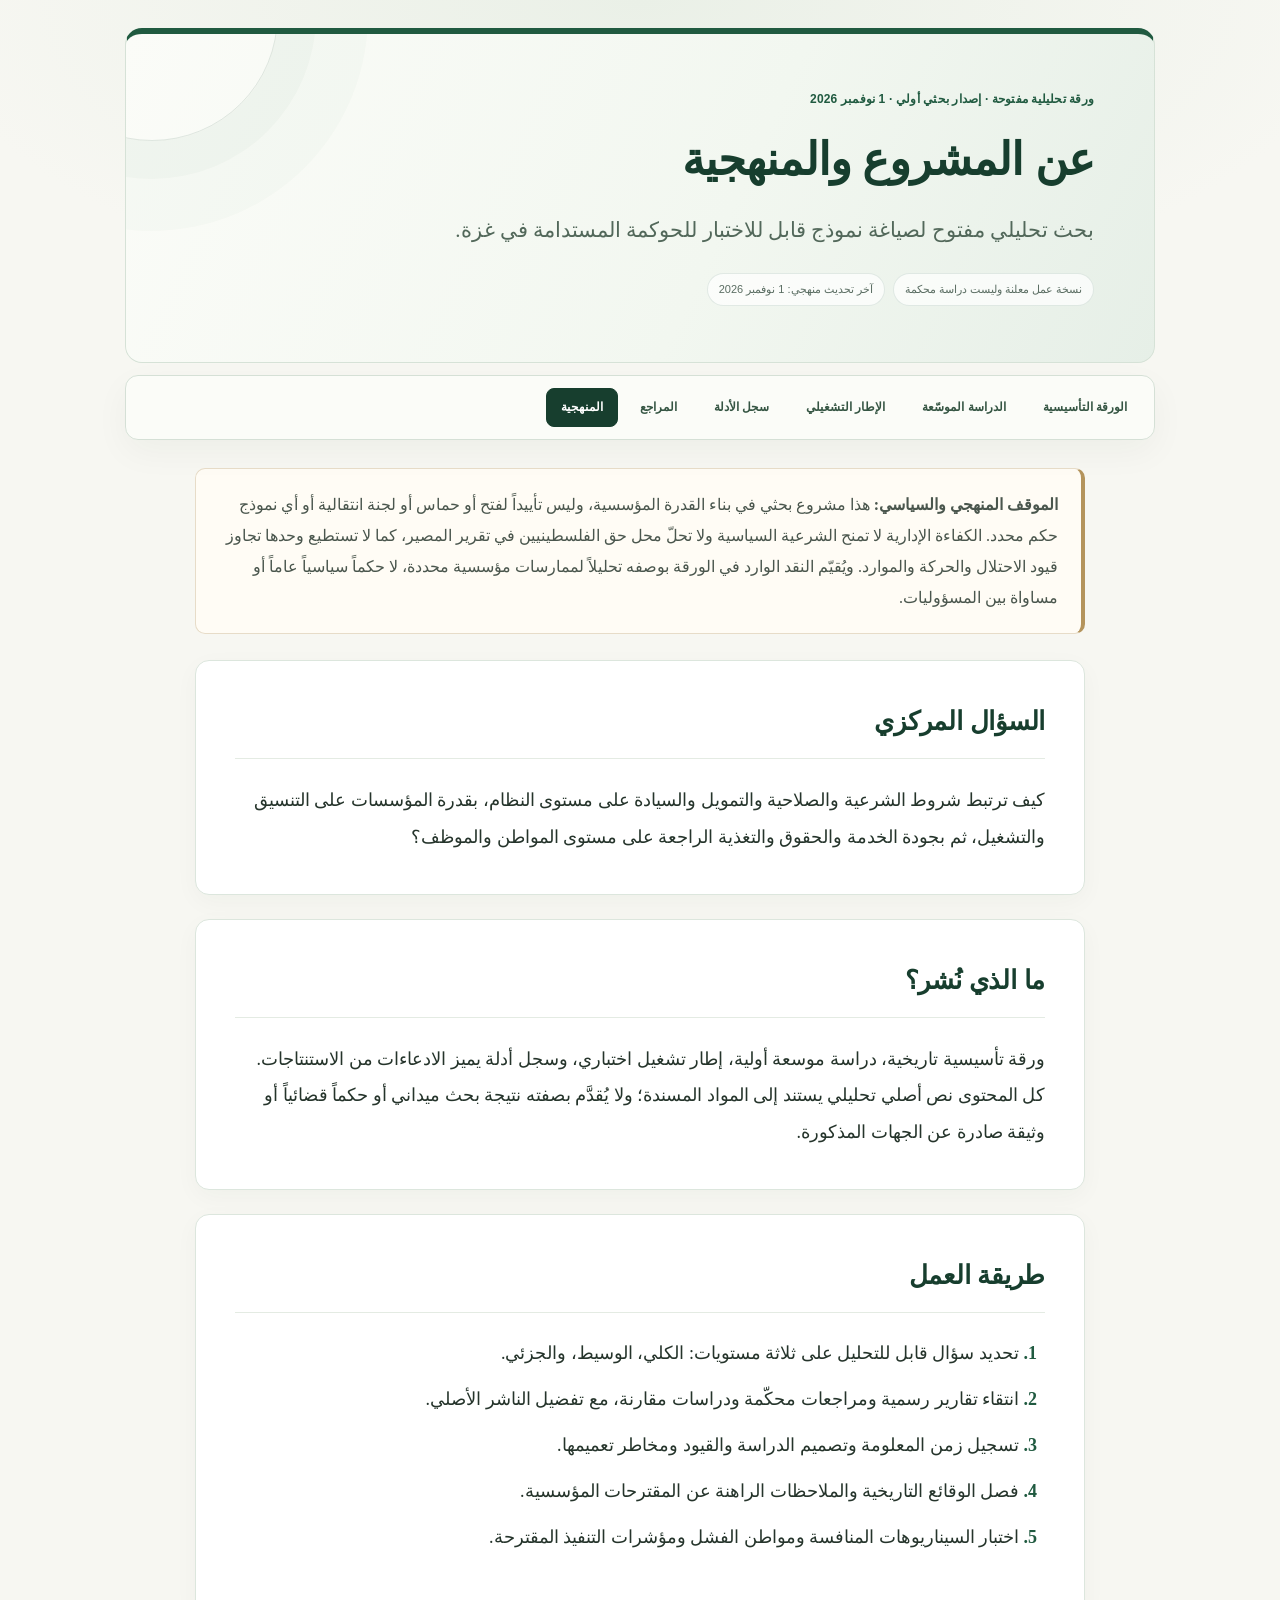
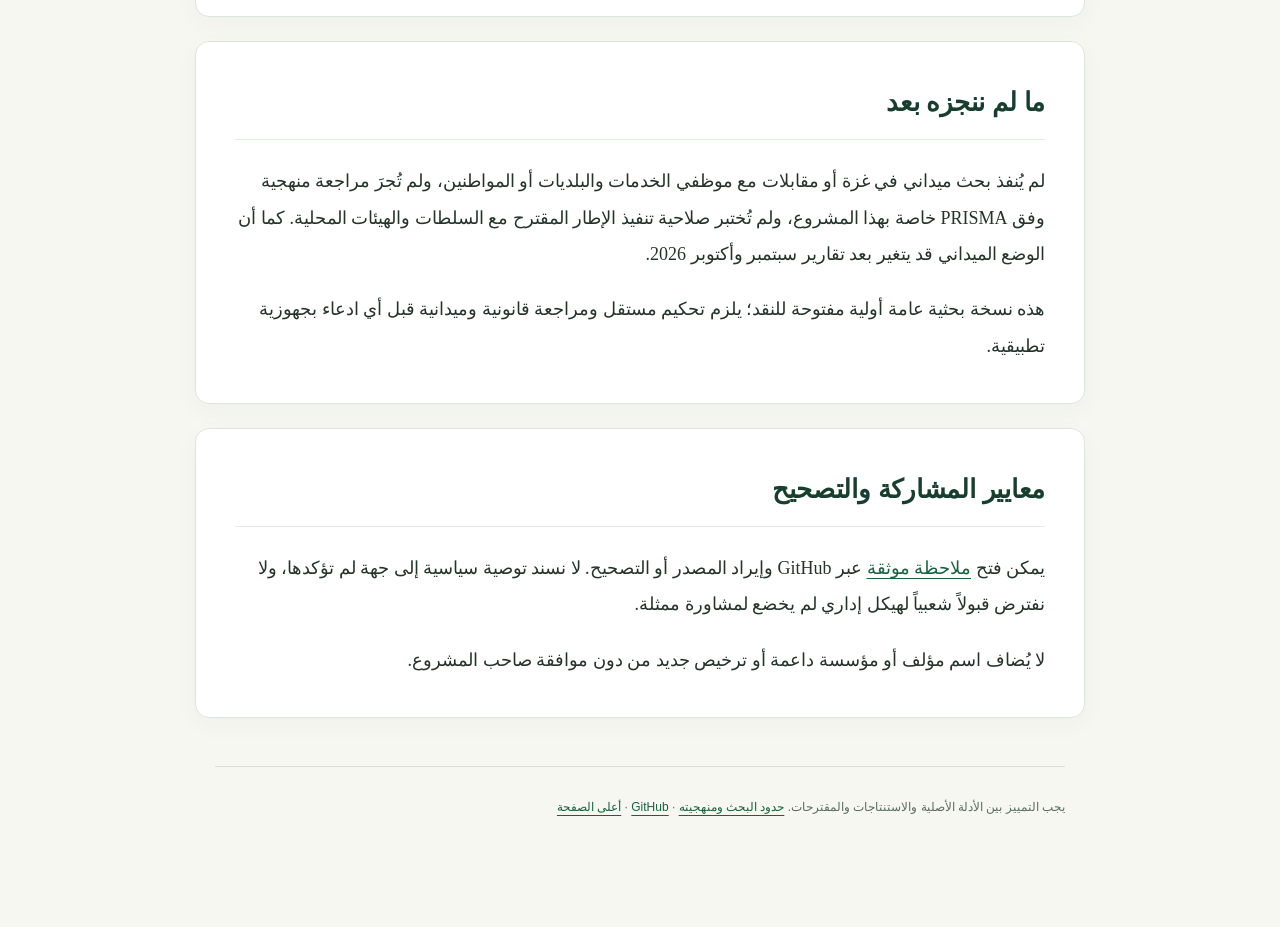
<file: about.html>
<!DOCTYPE html><html lang="ar" dir="rtl"><head>
<meta charset="UTF-8"><meta name="viewport" content="width=device-width, initial-scale=1.0">
<meta name="description" content="بحث تحليلي مفتوح لصياغة نموذج قابل للاختبار للحوكمة المستدامة في غزة."><meta name="color-scheme" content="light">
<meta property="og:type" content="article"><meta property="og:locale" content="ar_AR">
<meta property="og:title" content="عن المشروع والمنهجية">
<title>عن المشروع والمنهجية | غزة – الحوكمة المستدامة</title>
<link rel="stylesheet" href="assets/site.css"></head>
<body class="subpage" id="top"><a class="skip-link" href="#main-content">تجاوز التنقل إلى المحتوى</a><div class="page-shell">
<header class="masthead"><p class="eyebrow">ورقة تحليلية مفتوحة · إصدار بحثي أولي · 1 نوفمبر 2026</p><h1>عن المشروع والمنهجية</h1><p class="subtitle">بحث تحليلي مفتوح لصياغة نموذج قابل للاختبار للحوكمة المستدامة في غزة.</p>
<div class="meta"><span>نسخة عمل معلنة وليست دراسة محكمة</span><span>آخر تحديث منهجي: 1 نوفمبر 2026</span></div></header>
<nav class="site-nav" aria-label="أقسام المشروع">
<a href="index.html">الورقة التأسيسية</a>
<a href="governance.html">الدراسة الموسّعة</a>
<a href="roadmap.html">الإطار التشغيلي</a>
<a href="evidence.html">سجل الأدلة</a>
<a href="references.html">المراجع</a>
<a href="about.html" aria-current="page">المنهجية</a>
</nav><main id="main-content"><article><div class="note"><strong>الموقف المنهجي والسياسي:</strong> هذا مشروع بحثي في بناء القدرة المؤسسية، وليس تأييداً لفتح أو حماس أو لجنة انتقالية أو أي نموذج حكم محدد. الكفاءة الإدارية لا تمنح الشرعية السياسية ولا تحلّ محل حق الفلسطينيين في تقرير المصير، كما لا تستطيع وحدها تجاوز قيود الاحتلال والحركة والموارد. ويُقيّم النقد الوارد في الورقة بوصفه تحليلاً لممارسات مؤسسية محددة، لا حكماً سياسياً عاماً أو مساواة بين المسؤوليات.</div><section class="content-panel"><h2>السؤال المركزي</h2><p>كيف ترتبط شروط الشرعية والصلاحية والتمويل والسيادة على مستوى النظام، بقدرة المؤسسات على التنسيق والتشغيل، ثم بجودة الخدمة والحقوق والتغذية الراجعة على مستوى المواطن والموظف؟</p></section>
<section class="content-panel"><h2>ما الذي نُشر؟</h2><p>ورقة تأسيسية تاريخية، دراسة موسعة أولية، إطار تشغيل اختباري، وسجل أدلة يميز الادعاءات من الاستنتاجات. كل المحتوى نص أصلي تحليلي يستند إلى المواد المسندة؛ ولا يُقدَّم بصفته نتيجة بحث ميداني أو حكماً قضائياً أو وثيقة صادرة عن الجهات المذكورة.</p></section>
<section class="content-panel"><h2>طريقة العمل</h2><ol><li>تحديد سؤال قابل للتحليل على ثلاثة مستويات: الكلي، الوسيط، والجزئي.</li><li>انتقاء تقارير رسمية ومراجعات محكّمة ودراسات مقارنة، مع تفضيل الناشر الأصلي.</li><li>تسجيل زمن المعلومة وتصميم الدراسة والقيود ومخاطر تعميمها.</li><li>فصل الوقائع التاريخية والملاحظات الراهنة عن المقترحات المؤسسية.</li><li>اختبار السيناريوهات المنافسة ومواطن الفشل ومؤشرات التنفيذ المقترحة.</li></ol></section>
<section class="content-panel"><h2>ما لم ننجزه بعد</h2><p>لم يُنفذ بحث ميداني في غزة أو مقابلات مع موظفي الخدمات والبلديات أو المواطنين، ولم تُجرَ مراجعة منهجية وفق PRISMA خاصة بهذا المشروع، ولم تُختبر صلاحية تنفيذ الإطار المقترح مع السلطات والهيئات المحلية. كما أن الوضع الميداني قد يتغير بعد تقارير سبتمبر وأكتوبر 2026.</p><p>هذه نسخة بحثية عامة أولية مفتوحة للنقد؛ يلزم تحكيم مستقل ومراجعة قانونية وميدانية قبل أي ادعاء بجهوزية تطبيقية.</p></section>
<section class="content-panel"><h2>معايير المشاركة والتصحيح</h2><p>يمكن فتح <a href="https://github.com/ibrahimhjkh-bot/gaza-foundational-institutional-capacity/issues/new">ملاحظة موثقة</a> عبر GitHub وإيراد المصدر أو التصحيح. لا نسند توصية سياسية إلى جهة لم تؤكدها، ولا نفترض قبولاً شعبياً لهيكل إداري لم يخضع لمشاورة ممثلة.</p><p>لا يُضاف اسم مؤلف أو مؤسسة داعمة أو ترخيص جديد من دون موافقة صاحب المشروع.</p></section></article></main>
<footer><p>يجب التمييز بين الأدلة الأصلية والاستنتاجات والمقترحات. <a href="about.html">حدود البحث ومنهجيته</a> · <a href="https://github.com/ibrahimhjkh-bot/gaza-foundational-institutional-capacity">GitHub</a> · <a href="#top">أعلى الصفحة</a></p></footer></div></body></html>
</file>
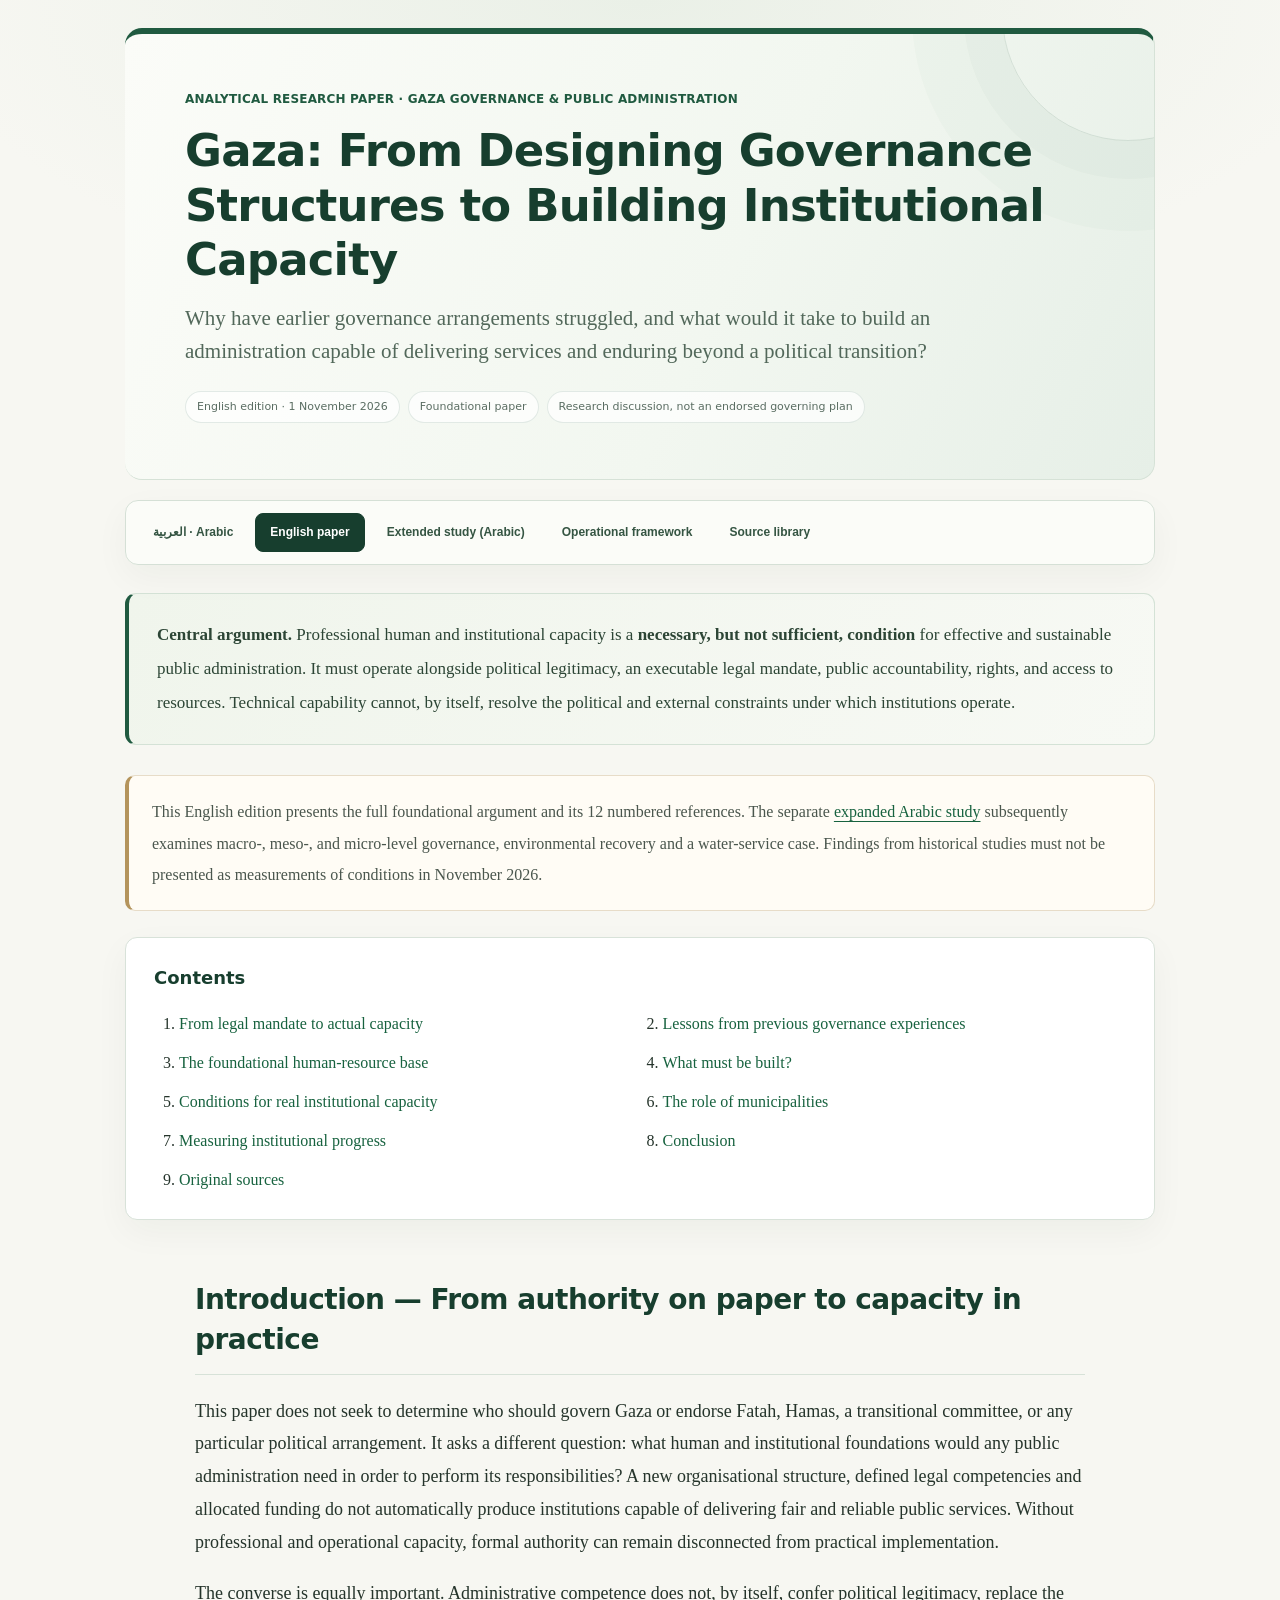
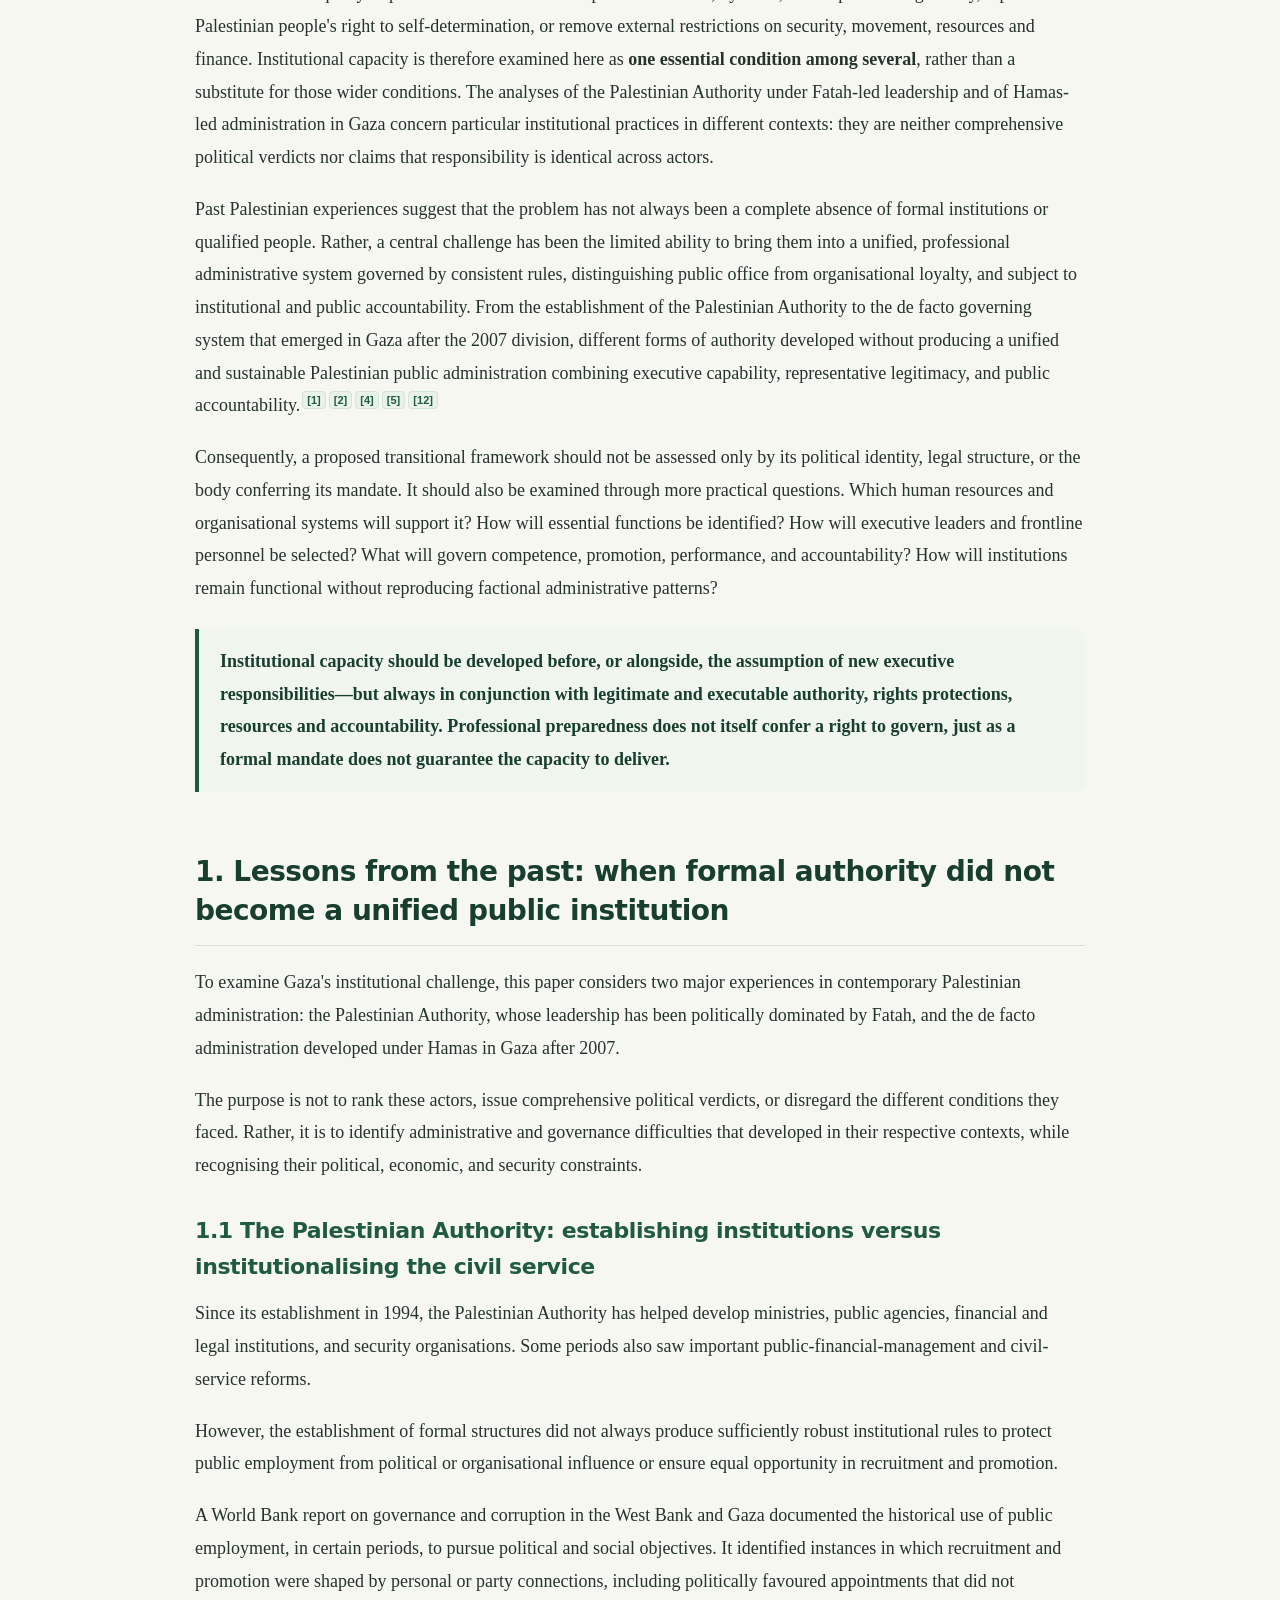
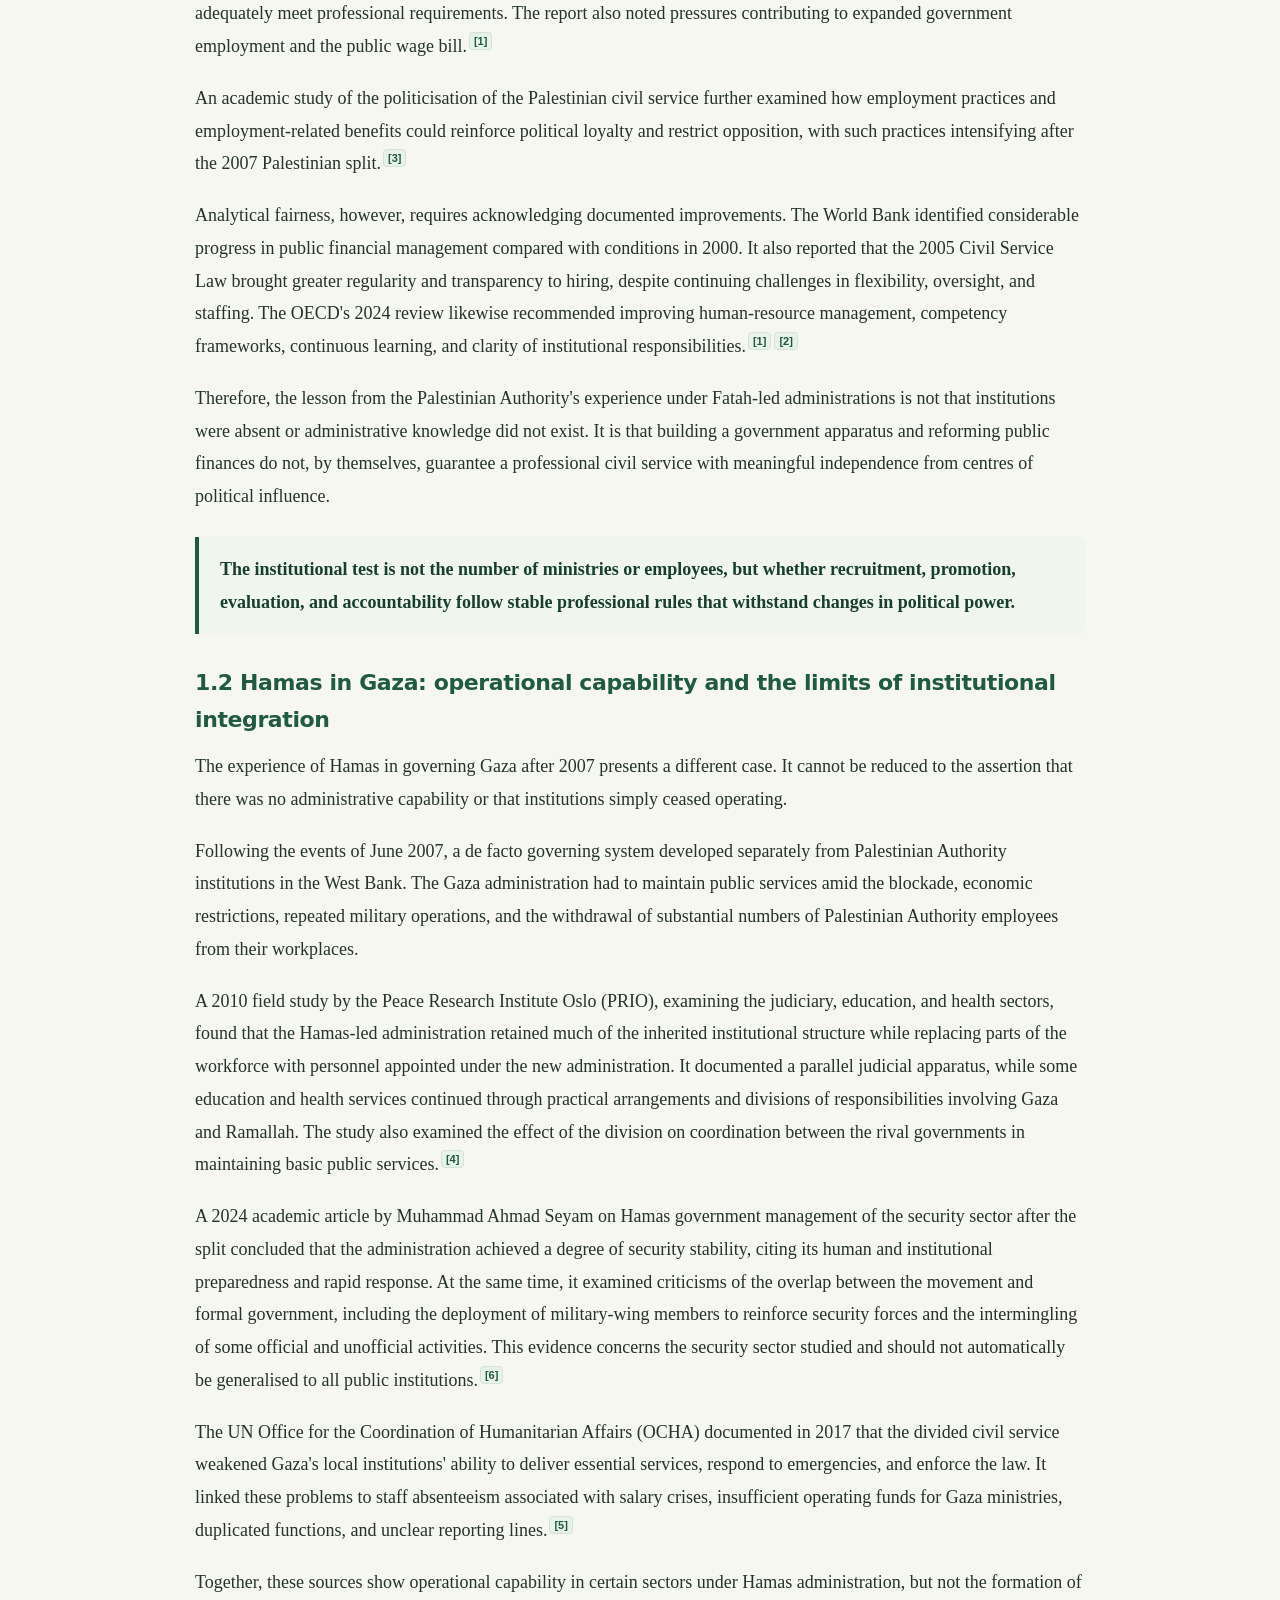
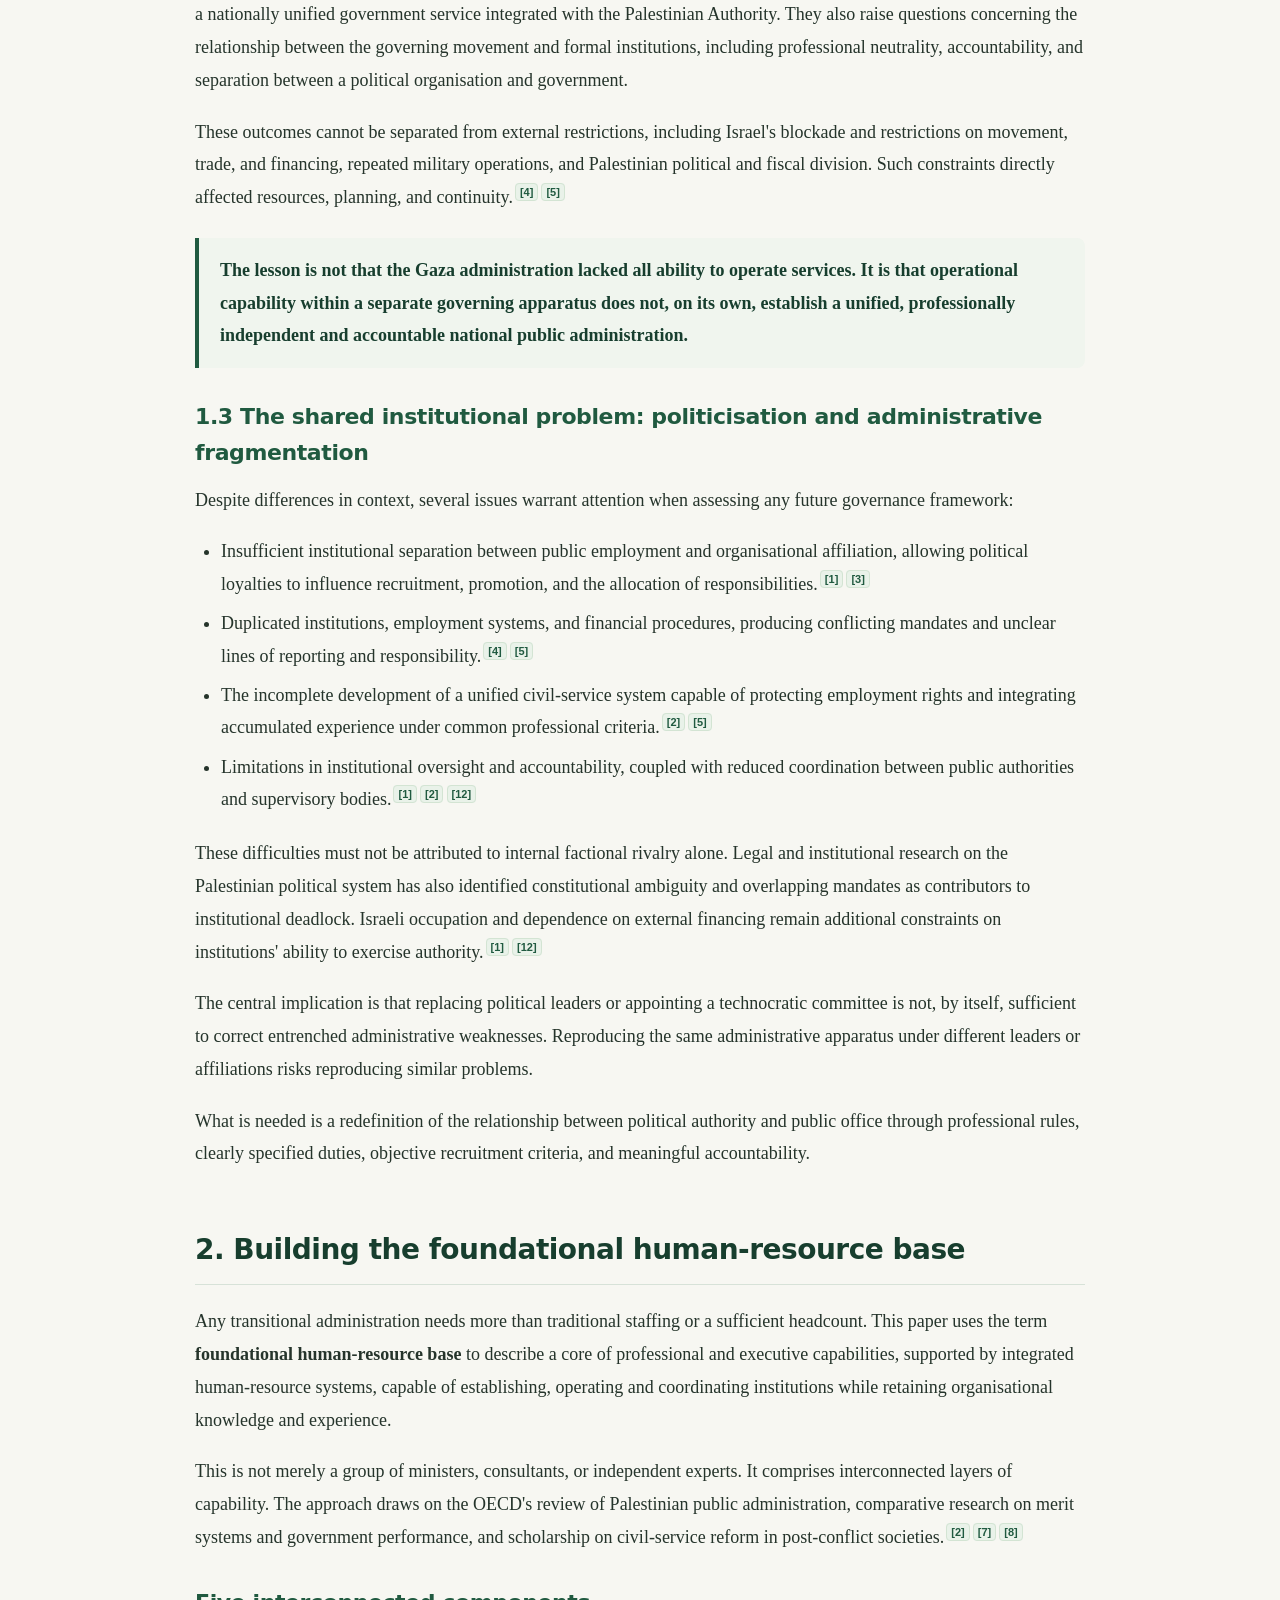
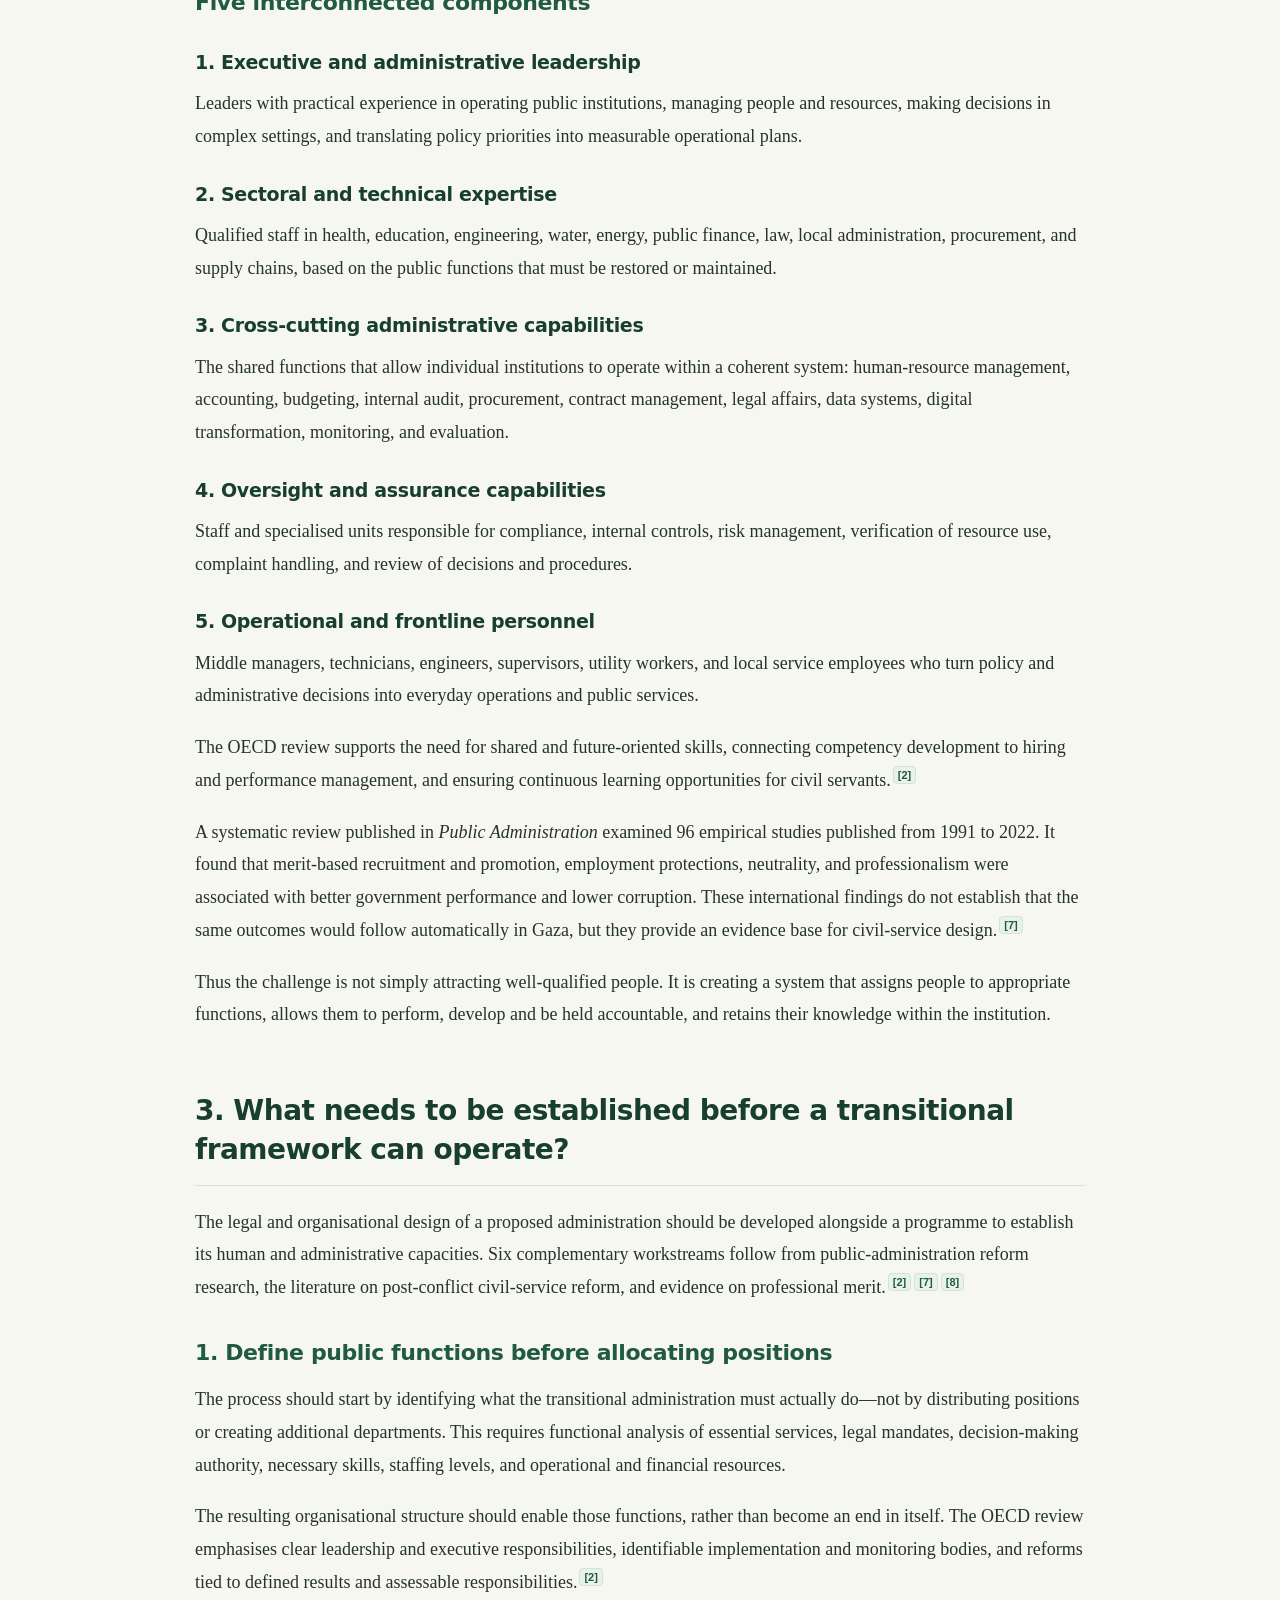
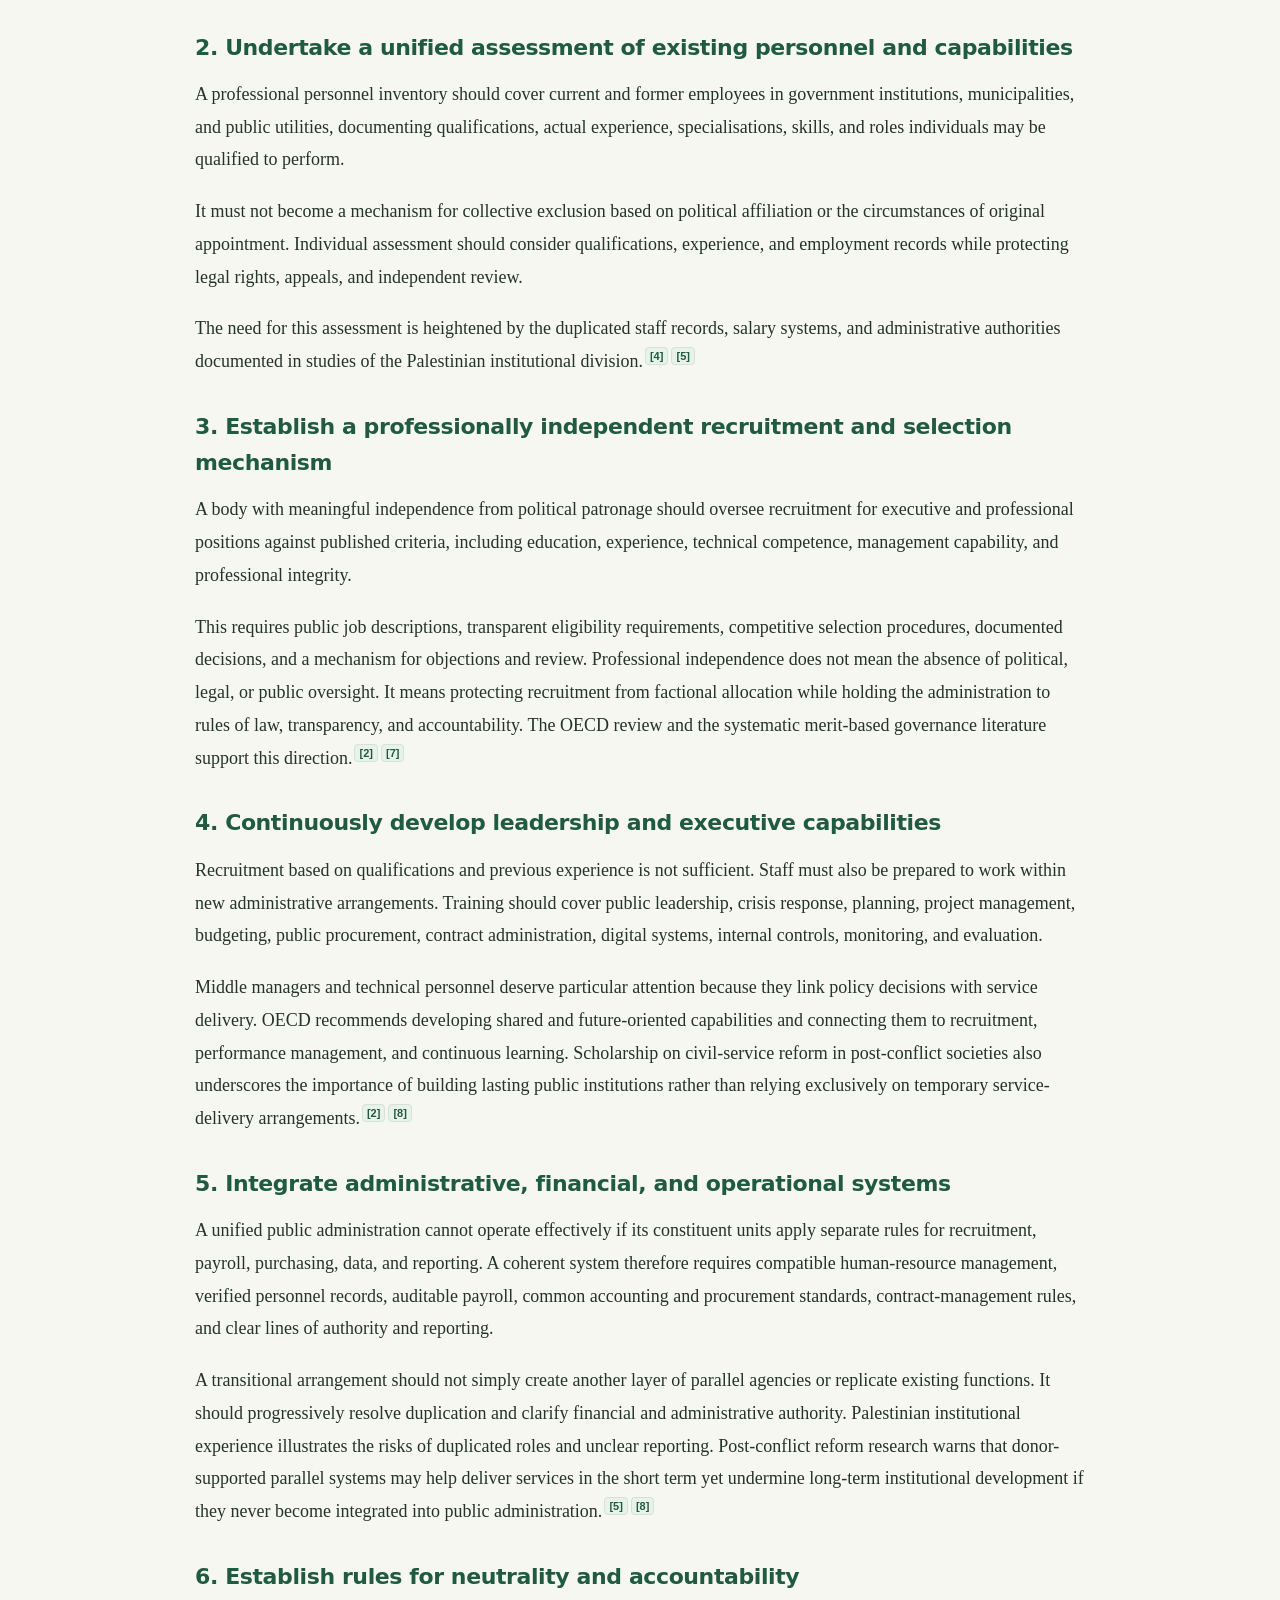
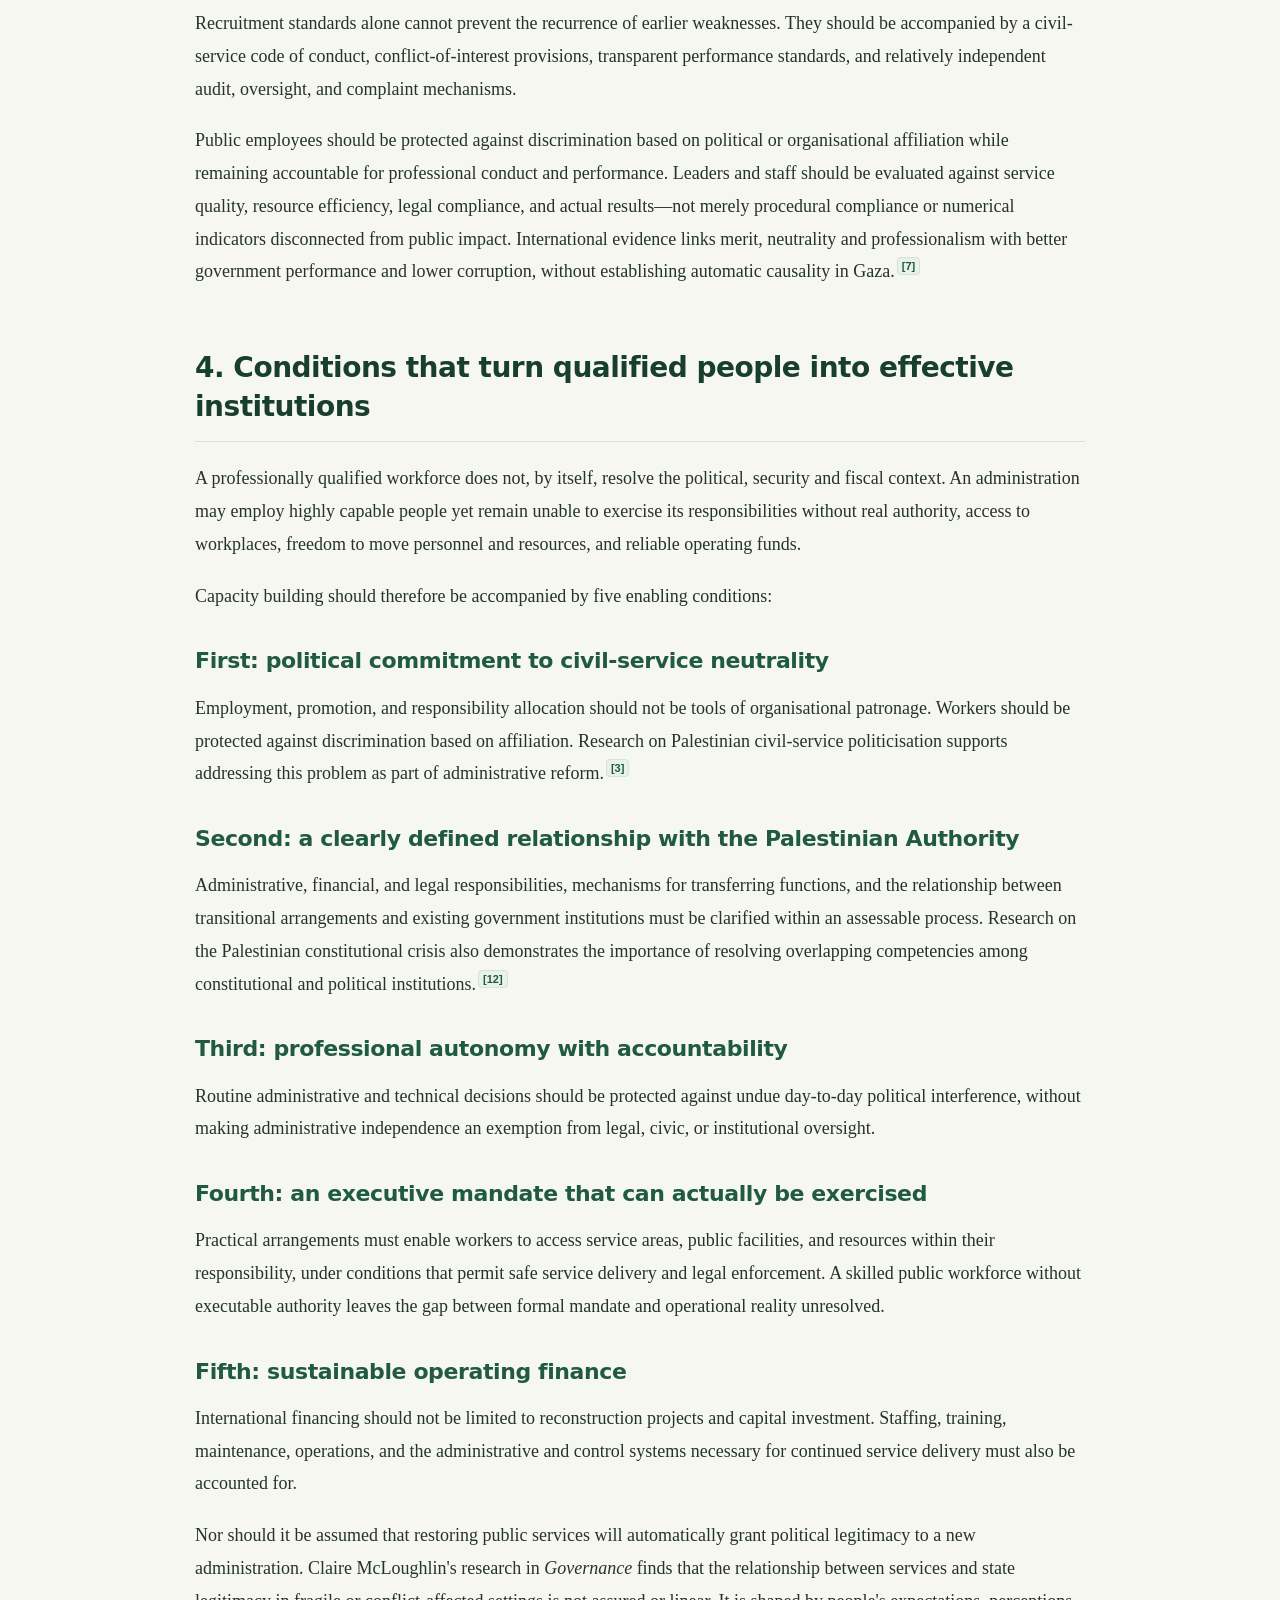
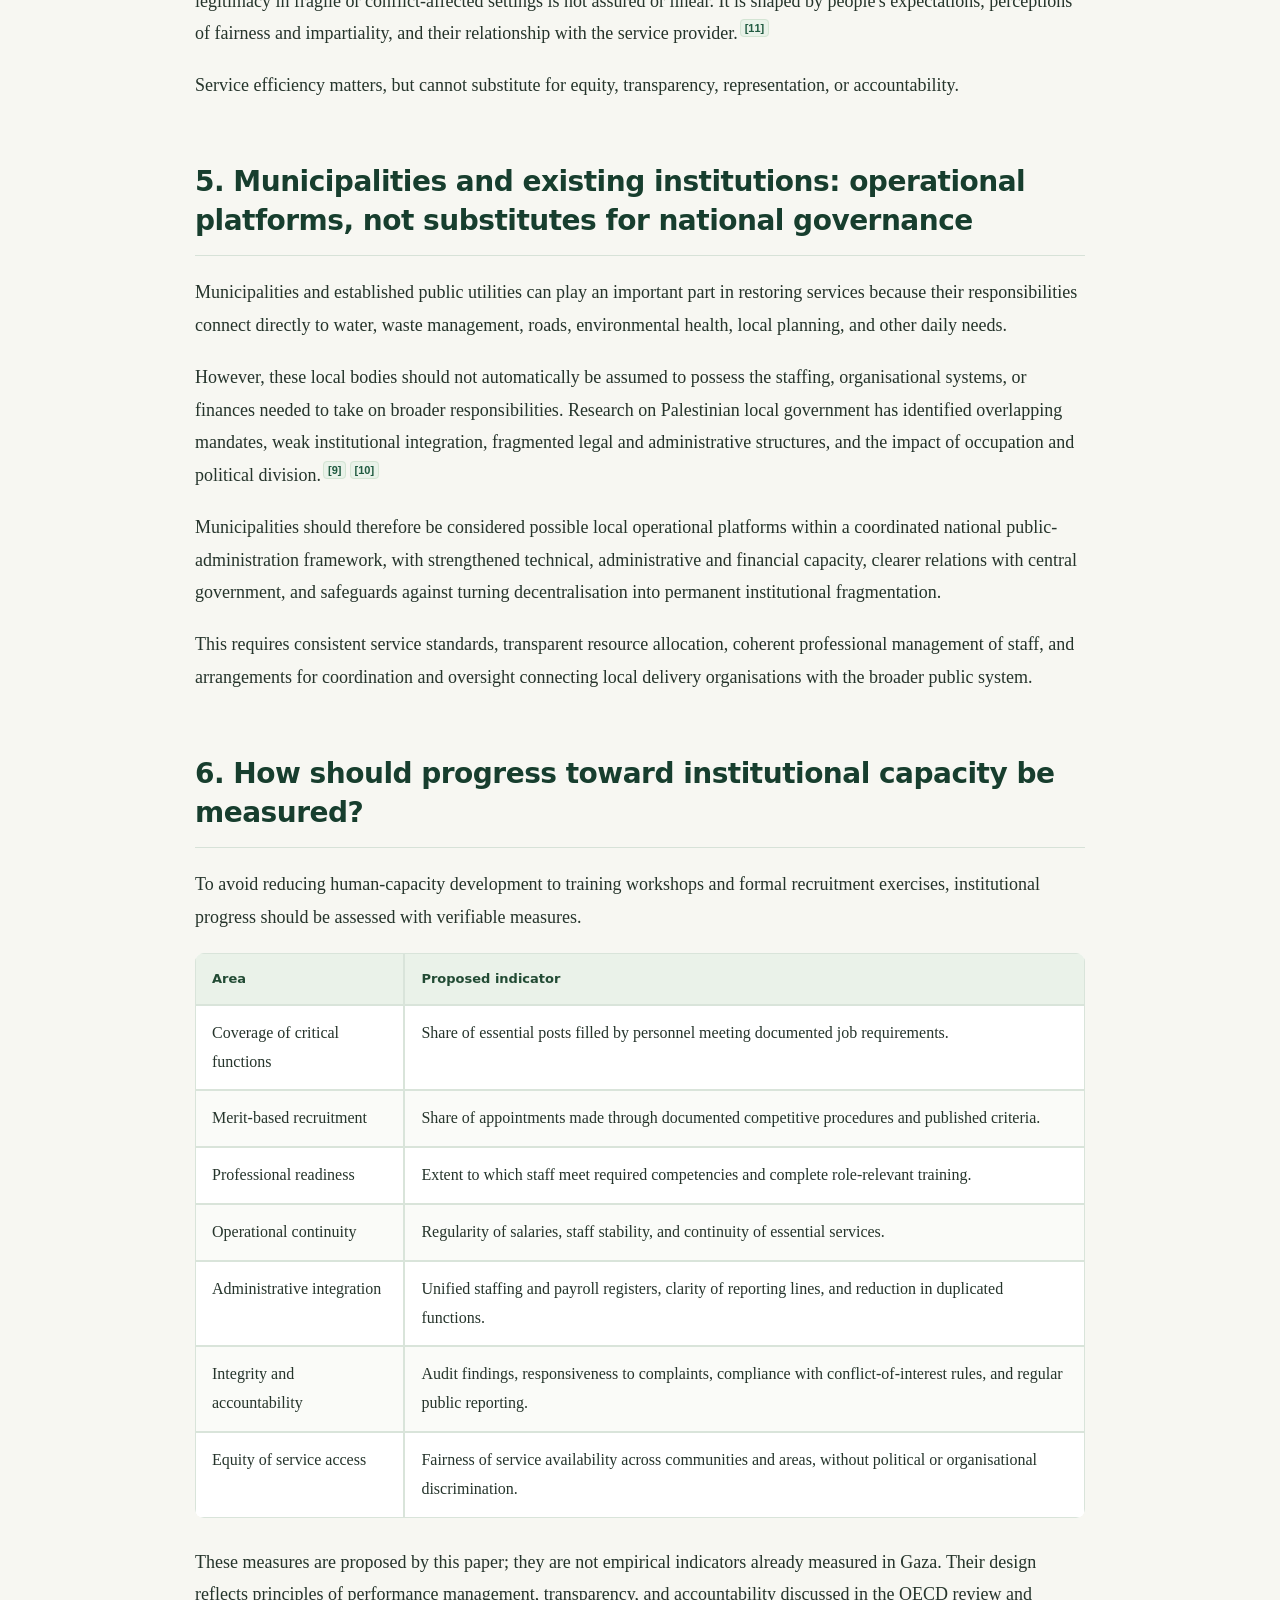
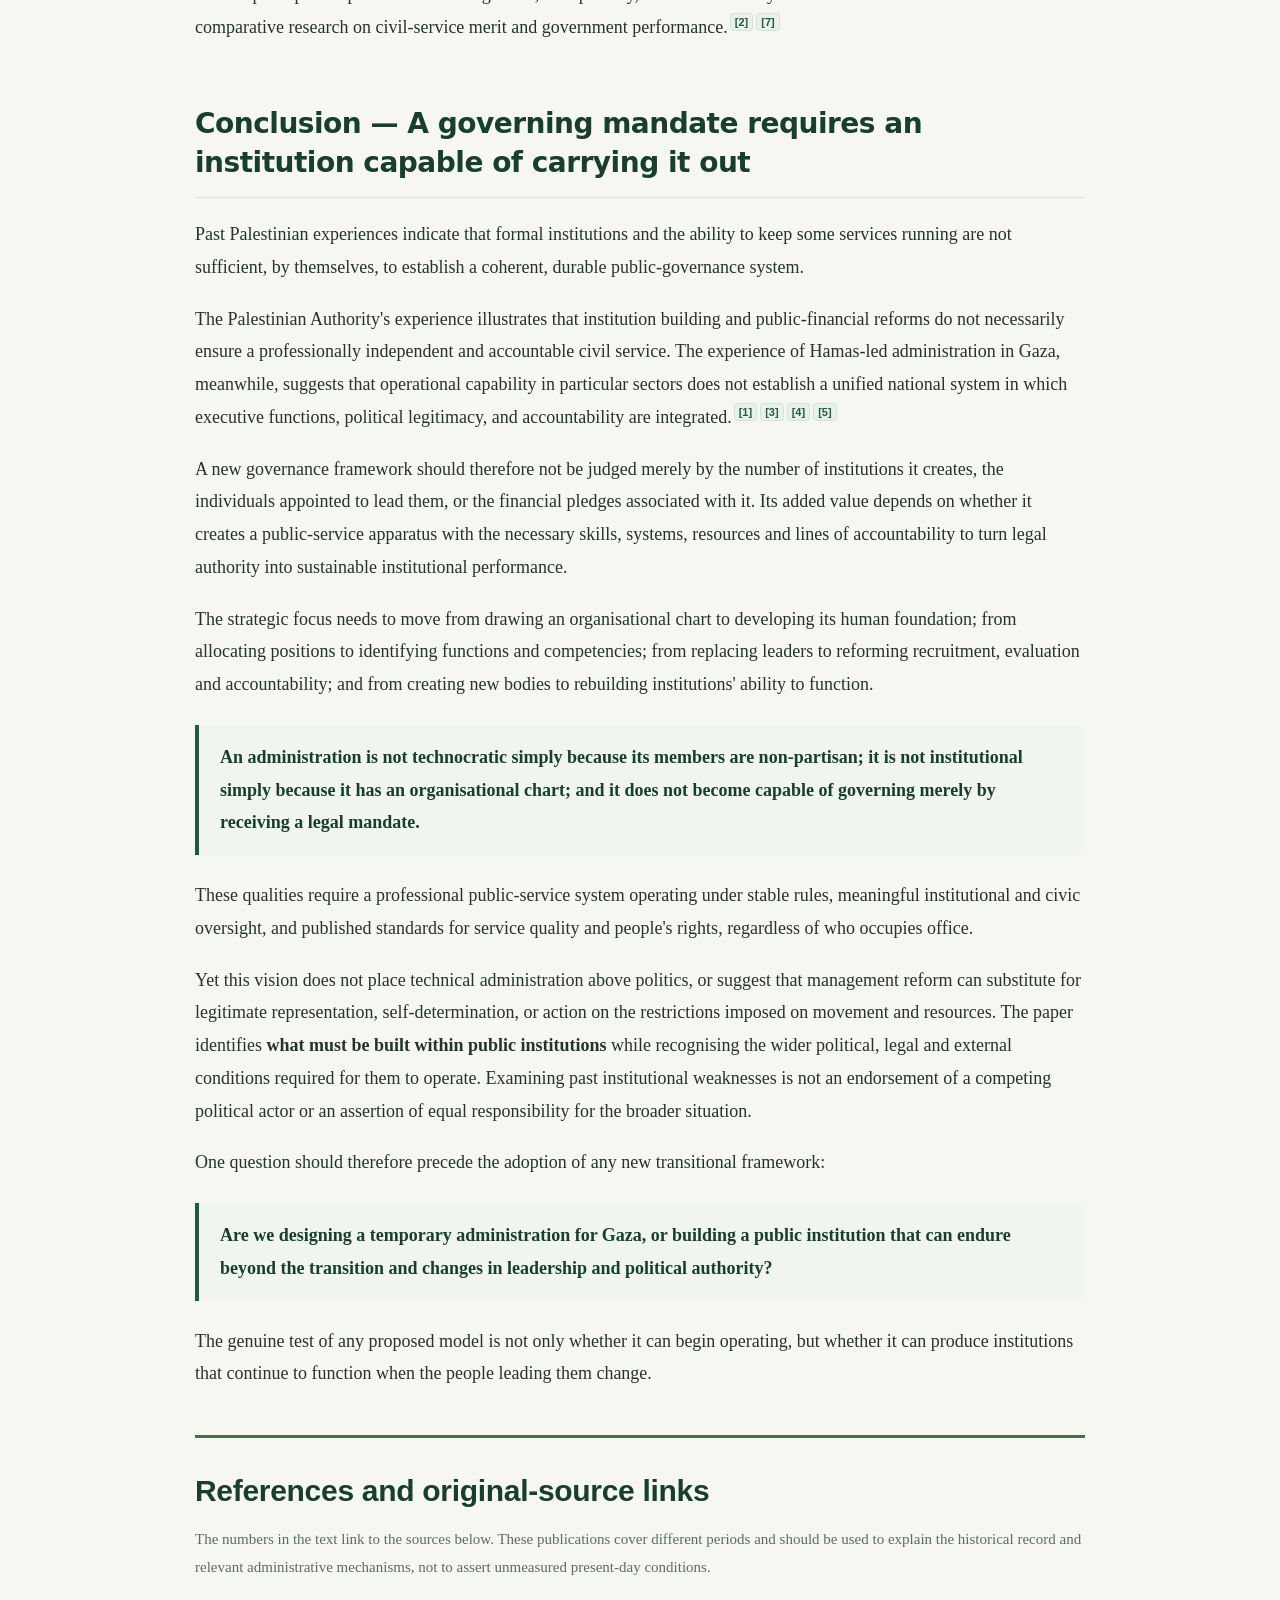
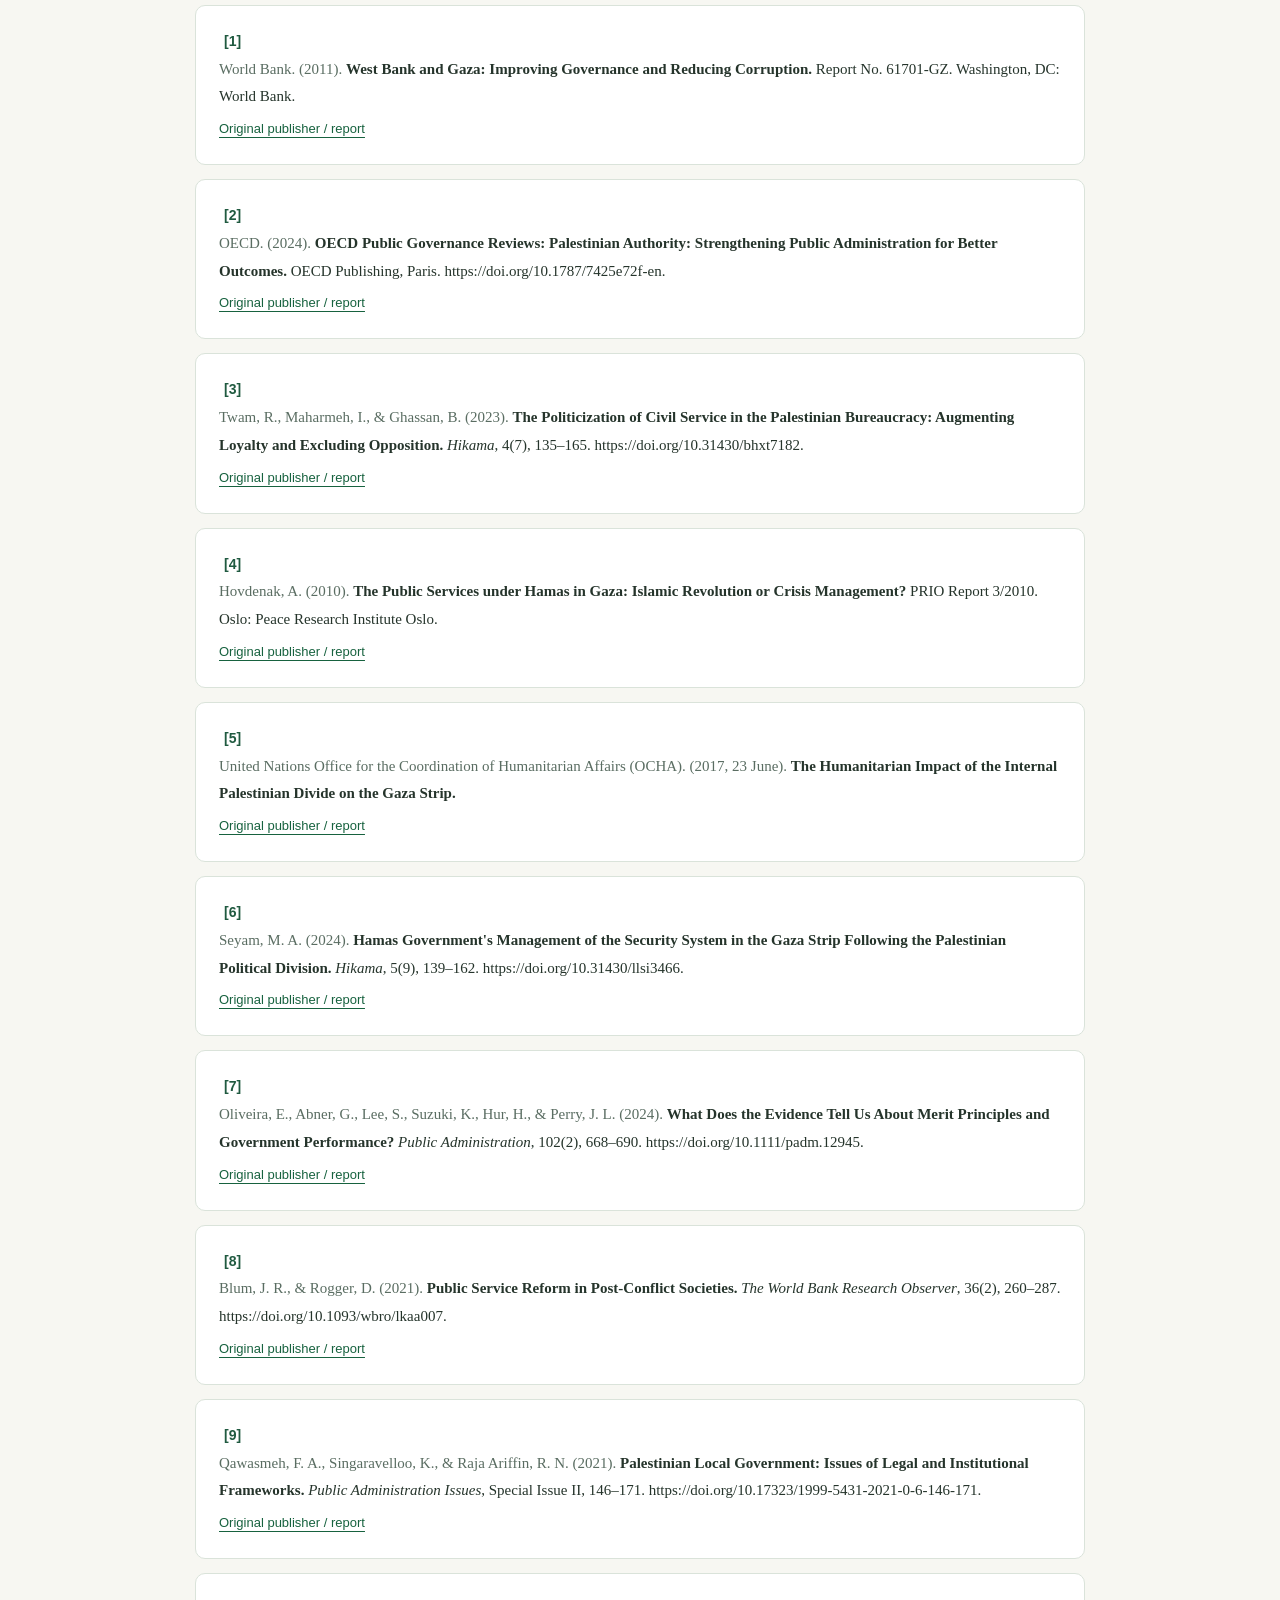
<file: english.html>
<!DOCTYPE html><html lang="en" dir="ltr"><head>
<meta charset="UTF-8"><meta name="viewport" content="width=device-width,initial-scale=1.0">
<meta name="description" content="A research-based discussion of Gaza's institutional capacity: lessons from the Palestinian Authority and Hamas administrations, civil-service reform, accountability and sustainable public services.">
<link rel="canonical" href="https://ibrahimhjkh-bot.github.io/gaza-foundational-institutional-capacity/english.html">
<link rel="alternate" hreflang="ar" href="https://ibrahimhjkh-bot.github.io/gaza-foundational-institutional-capacity/">
<link rel="alternate" hreflang="en" href="https://ibrahimhjkh-bot.github.io/gaza-foundational-institutional-capacity/english.html">
<meta property="og:type" content="article"><meta property="og:locale" content="en_US">
<meta property="og:title" content="Gaza: From Designing Governance Structures to Building Institutional Capacity">
<meta property="og:description" content="A sourced research paper on institutional weaknesses, the human foundations of public administration and the conditions for sustainable governance in Gaza.">
<meta property="og:url" content="https://ibrahimhjkh-bot.github.io/gaza-foundational-institutional-capacity/english.html">
<meta name="twitter:card" content="summary"><meta name="theme-color" content="#173e2e">
<title>Gaza: From Designing Governance Structures to Building Institutional Capacity</title>
<link rel="stylesheet" href="assets/site.css">
<style>
body[dir="ltr"] { font-family: Georgia,"Iowan Old Style","Palatino Linotype",serif; line-height:1.8; font-size:18px; }
body[dir="ltr"] .masthead { border-inline-start:0; text-align:left; }
body[dir="ltr"] h1,body[dir="ltr"] .content-panel h2,body[dir="ltr"] h2.section-title,body[dir="ltr"] h3,body[dir="ltr"] h4 { font-family: Inter,system-ui,-apple-system,"Segoe UI",sans-serif; letter-spacing:-.018em; }
body[dir="ltr"] h1 { line-height:1.21; max-width:960px; }
body[dir="ltr"] .subtitle { line-height:1.6; max-width:830px; }
body[dir="ltr"] .eyebrow,body[dir="ltr"] .meta,body[dir="ltr"] .site-nav,body[dir="ltr"] .toc h2,body[dir="ltr"] .metrics th { font-family: Inter,system-ui,"Segoe UI",sans-serif; }
body[dir="ltr"] .toc ol { padding-left:25px; padding-right:0; }
body[dir="ltr"] ul,body[dir="ltr"] ol { padding-left:26px; padding-right:0; }
body[dir="ltr"] .intro-panel,body[dir="ltr"] .thesis { border-right:1px solid #d4e2d6; border-left:4px solid var(--green); font-size:17px; }
body[dir="ltr"] .key-sentence { border-right:0; border-left:4px solid var(--green); padding:16px 21px; border-radius:0 8px 8px 0; }
body[dir="ltr"] .metrics th,body[dir="ltr"] .metrics td { text-align:left; }
body[dir="ltr"] .ref-list { padding-left:0; }
body[dir="ltr"] .ref-list li { font-size:15px; }
body[dir="ltr"] .ref-meta,body[dir="ltr"] .ref-title { overflow-wrap:anywhere; }
body[dir="ltr"] .note { border-left:4px solid var(--accent); border-right:1px solid #e7dcc8; }
body[dir="ltr"] article p { line-height:1.82; }
body[dir="ltr"] h2.section-title { line-height:1.4; }
body[dir="ltr"] .masthead::after { inset-inline-start:auto; inset-inline-end:-100px; }
body[dir="ltr"] .site-nav { justify-content:flex-start; }
body[dir="ltr"] .citation { font-size:11px; line-height:1.6; }
@media(max-width:600px){body[dir="ltr"] { font-size:16px; } body[dir="ltr"] h1{font-size:30px;} body[dir="ltr"] .toc ol{padding-left:22px} }
</style>
</head><body id="top" dir="ltr"><a class="skip-link" href="#main-content">Skip to paper</a><div class="page-shell">
<header class="masthead">
  <p class="eyebrow">ANALYTICAL RESEARCH PAPER · GAZA GOVERNANCE & PUBLIC ADMINISTRATION</p>
  <h1>Gaza: From Designing Governance Structures to Building Institutional Capacity</h1>
  <p class="subtitle">Why have earlier governance arrangements struggled, and what would it take to build an administration capable of delivering services and enduring beyond a political transition?</p>
  <div class="meta"><span>English edition · 1 November 2026</span><span>Foundational paper</span><span>Research discussion, not an endorsed governing plan</span></div>
</header>
<nav class="site-nav" aria-label="Research website navigation">
<a href="index.html">العربية · Arabic</a>
<a href="english.html" aria-current="page">English paper</a>
<a href="governance.html">Extended study (Arabic)</a>
<a href="roadmap.html">Operational framework</a>
<a href="references.html">Source library</a>
</nav>
<main id="main-content">
<div class="intro-panel"><strong>Central argument.</strong> Professional human and institutional capacity is a <strong>necessary, but not sufficient, condition</strong> for effective and sustainable public administration. It must operate alongside political legitimacy, an executable legal mandate, public accountability, rights, and access to resources. Technical capability cannot, by itself, resolve the political and external constraints under which institutions operate.</div>
<div class="note">This English edition presents the full foundational argument and its 12 numbered references. The separate <a href="governance.html">expanded Arabic study</a> subsequently examines macro-, meso-, and micro-level governance, environmental recovery and a water-service case. Findings from historical studies must not be presented as measurements of conditions in November 2026.</div>
<nav class="toc" aria-label="Table of contents"><h2>Contents</h2><ol>
<li><a href="#intro">From legal mandate to actual capacity</a></li>
<li><a href="#s1">Lessons from previous governance experiences</a></li>
<li><a href="#s2">The foundational human-resource base</a></li>
<li><a href="#s3">What must be built?</a></li>
<li><a href="#s4">Conditions for real institutional capacity</a></li>
<li><a href="#s5">The role of municipalities</a></li>
<li><a href="#s6">Measuring institutional progress</a></li>
<li><a href="#conclusion">Conclusion</a></li>
<li><a href="#references">Original sources</a></li></ol></nav>
<article>
<section id="intro"><h2 class="section-title">Introduction — From authority on paper to capacity in practice</h2>
<p>This paper does not seek to determine who should govern Gaza or endorse Fatah, Hamas, a transitional committee, or any particular political arrangement. It asks a different question: what human and institutional foundations would any public administration need in order to perform its responsibilities? A new organisational structure, defined legal competencies and allocated funding do not automatically produce institutions capable of delivering fair and reliable public services. Without professional and operational capacity, formal authority can remain disconnected from practical implementation.</p>
<p>The converse is equally important. Administrative competence does not, by itself, confer political legitimacy, replace the Palestinian people's right to self-determination, or remove external restrictions on security, movement, resources and finance. Institutional capacity is therefore examined here as <strong>one essential condition among several</strong>, rather than a substitute for those wider conditions. The analyses of the Palestinian Authority under Fatah-led leadership and of Hamas-led administration in Gaza concern particular institutional practices in different contexts: they are neither comprehensive political verdicts nor claims that responsibility is identical across actors.</p>
<p>Past Palestinian experiences suggest that the problem has not always been a complete absence of formal institutions or qualified people. Rather, a central challenge has been the limited ability to bring them into a unified, professional administrative system governed by consistent rules, distinguishing public office from organisational loyalty, and subject to institutional and public accountability. From the establishment of the Palestinian Authority to the de facto governing system that emerged in Gaza after the 2007 division, different forms of authority developed without producing a unified and sustainable Palestinian public administration combining executive capability, representative legitimacy, and public accountability.<sup class="citation"><a href="#ref-1">[1]</a> <a href="#ref-2">[2]</a> <a href="#ref-4">[4]</a> <a href="#ref-5">[5]</a> <a href="#ref-12">[12]</a></sup></p>
<p>Consequently, a proposed transitional framework should not be assessed only by its political identity, legal structure, or the body conferring its mandate. It should also be examined through more practical questions. Which human resources and organisational systems will support it? How will essential functions be identified? How will executive leaders and frontline personnel be selected? What will govern competence, promotion, performance, and accountability? How will institutions remain functional without reproducing factional administrative patterns?</p>
<p class="key-sentence">Institutional capacity should be developed before, or alongside, the assumption of new executive responsibilities—but always in conjunction with legitimate and executable authority, rights protections, resources and accountability. Professional preparedness does not itself confer a right to govern, just as a formal mandate does not guarantee the capacity to deliver.</p></section>
<section id="s1"><h2 class="section-title">1. Lessons from the past: when formal authority did not become a unified public institution</h2>
<p>To examine Gaza's institutional challenge, this paper considers two major experiences in contemporary Palestinian administration: the Palestinian Authority, whose leadership has been politically dominated by Fatah, and the de facto administration developed under Hamas in Gaza after 2007.</p>
<p>The purpose is not to rank these actors, issue comprehensive political verdicts, or disregard the different conditions they faced. Rather, it is to identify administrative and governance difficulties that developed in their respective contexts, while recognising their political, economic, and security constraints.</p>
<h3 id="fatah">1.1 The Palestinian Authority: establishing institutions versus institutionalising the civil service</h3>
<p>Since its establishment in 1994, the Palestinian Authority has helped develop ministries, public agencies, financial and legal institutions, and security organisations. Some periods also saw important public-financial-management and civil-service reforms.</p>
<p>However, the establishment of formal structures did not always produce sufficiently robust institutional rules to protect public employment from political or organisational influence or ensure equal opportunity in recruitment and promotion.</p>
<p>A World Bank report on governance and corruption in the West Bank and Gaza documented the historical use of public employment, in certain periods, to pursue political and social objectives. It identified instances in which recruitment and promotion were shaped by personal or party connections, including politically favoured appointments that did not adequately meet professional requirements. The report also noted pressures contributing to expanded government employment and the public wage bill.<sup class="citation"><a href="#ref-1">[1]</a></sup></p>
<p>An academic study of the politicisation of the Palestinian civil service further examined how employment practices and employment-related benefits could reinforce political loyalty and restrict opposition, with such practices intensifying after the 2007 Palestinian split.<sup class="citation"><a href="#ref-3">[3]</a></sup></p>
<p>Analytical fairness, however, requires acknowledging documented improvements. The World Bank identified considerable progress in public financial management compared with conditions in 2000. It also reported that the 2005 Civil Service Law brought greater regularity and transparency to hiring, despite continuing challenges in flexibility, oversight, and staffing. The OECD's 2024 review likewise recommended improving human-resource management, competency frameworks, continuous learning, and clarity of institutional responsibilities.<sup class="citation"><a href="#ref-1">[1]</a> <a href="#ref-2">[2]</a></sup></p>
<p>Therefore, the lesson from the Palestinian Authority's experience under Fatah-led administrations is not that institutions were absent or administrative knowledge did not exist. It is that building a government apparatus and reforming public finances do not, by themselves, guarantee a professional civil service with meaningful independence from centres of political influence.</p>
<p class="key-sentence">The institutional test is not the number of ministries or employees, but whether recruitment, promotion, evaluation, and accountability follow stable professional rules that withstand changes in political power.</p>
<h3 id="hamas">1.2 Hamas in Gaza: operational capability and the limits of institutional integration</h3>
<p>The experience of Hamas in governing Gaza after 2007 presents a different case. It cannot be reduced to the assertion that there was no administrative capability or that institutions simply ceased operating.</p>
<p>Following the events of June 2007, a de facto governing system developed separately from Palestinian Authority institutions in the West Bank. The Gaza administration had to maintain public services amid the blockade, economic restrictions, repeated military operations, and the withdrawal of substantial numbers of Palestinian Authority employees from their workplaces.</p>
<p>A 2010 field study by the Peace Research Institute Oslo (PRIO), examining the judiciary, education, and health sectors, found that the Hamas-led administration retained much of the inherited institutional structure while replacing parts of the workforce with personnel appointed under the new administration. It documented a parallel judicial apparatus, while some education and health services continued through practical arrangements and divisions of responsibilities involving Gaza and Ramallah. The study also examined the effect of the division on coordination between the rival governments in maintaining basic public services.<sup class="citation"><a href="#ref-4">[4]</a></sup></p>
<p>A 2024 academic article by Muhammad Ahmad Seyam on Hamas government management of the security sector after the split concluded that the administration achieved a degree of security stability, citing its human and institutional preparedness and rapid response. At the same time, it examined criticisms of the overlap between the movement and formal government, including the deployment of military-wing members to reinforce security forces and the intermingling of some official and unofficial activities. This evidence concerns the security sector studied and should not automatically be generalised to all public institutions.<sup class="citation"><a href="#ref-6">[6]</a></sup></p>
<p>The UN Office for the Coordination of Humanitarian Affairs (OCHA) documented in 2017 that the divided civil service weakened Gaza's local institutions' ability to deliver essential services, respond to emergencies, and enforce the law. It linked these problems to staff absenteeism associated with salary crises, insufficient operating funds for Gaza ministries, duplicated functions, and unclear reporting lines.<sup class="citation"><a href="#ref-5">[5]</a></sup></p>
<p>Together, these sources show operational capability in certain sectors under Hamas administration, but not the formation of a nationally unified government service integrated with the Palestinian Authority. They also raise questions concerning the relationship between the governing movement and formal institutions, including professional neutrality, accountability, and separation between a political organisation and government.</p>
<p>These outcomes cannot be separated from external restrictions, including Israel's blockade and restrictions on movement, trade, and financing, repeated military operations, and Palestinian political and fiscal division. Such constraints directly affected resources, planning, and continuity.<sup class="citation"><a href="#ref-4">[4]</a> <a href="#ref-5">[5]</a></sup></p>
<p class="key-sentence">The lesson is not that the Gaza administration lacked all ability to operate services. It is that operational capability within a separate governing apparatus does not, on its own, establish a unified, professionally independent and accountable national public administration.</p>
<h3 id="common">1.3 The shared institutional problem: politicisation and administrative fragmentation</h3>
<p>Despite differences in context, several issues warrant attention when assessing any future governance framework:</p>
<ul>
<li>Insufficient institutional separation between public employment and organisational affiliation, allowing political loyalties to influence recruitment, promotion, and the allocation of responsibilities.<sup class="citation"><a href="#ref-1">[1]</a> <a href="#ref-3">[3]</a></sup></li>
<li>Duplicated institutions, employment systems, and financial procedures, producing conflicting mandates and unclear lines of reporting and responsibility.<sup class="citation"><a href="#ref-4">[4]</a> <a href="#ref-5">[5]</a></sup></li>
<li>The incomplete development of a unified civil-service system capable of protecting employment rights and integrating accumulated experience under common professional criteria.<sup class="citation"><a href="#ref-2">[2]</a> <a href="#ref-5">[5]</a></sup></li>
<li>Limitations in institutional oversight and accountability, coupled with reduced coordination between public authorities and supervisory bodies.<sup class="citation"><a href="#ref-1">[1]</a> <a href="#ref-2">[2]</a> <a href="#ref-12">[12]</a></sup></li>
</ul>
<p>These difficulties must not be attributed to internal factional rivalry alone. Legal and institutional research on the Palestinian political system has also identified constitutional ambiguity and overlapping mandates as contributors to institutional deadlock. Israeli occupation and dependence on external financing remain additional constraints on institutions' ability to exercise authority.<sup class="citation"><a href="#ref-1">[1]</a> <a href="#ref-12">[12]</a></sup></p>
<p>The central implication is that replacing political leaders or appointing a technocratic committee is not, by itself, sufficient to correct entrenched administrative weaknesses. Reproducing the same administrative apparatus under different leaders or affiliations risks reproducing similar problems.</p>
<p>What is needed is a redefinition of the relationship between political authority and public office through professional rules, clearly specified duties, objective recruitment criteria, and meaningful accountability.</p></section>
<section id="s2"><h2 class="section-title">2. Building the foundational human-resource base</h2>
<p>Any transitional administration needs more than traditional staffing or a sufficient headcount. This paper uses the term <strong>foundational human-resource base</strong> to describe a core of professional and executive capabilities, supported by integrated human-resource systems, capable of establishing, operating and coordinating institutions while retaining organisational knowledge and experience.</p>
<p>This is not merely a group of ministers, consultants, or independent experts. It comprises interconnected layers of capability. The approach draws on the OECD's review of Palestinian public administration, comparative research on merit systems and government performance, and scholarship on civil-service reform in post-conflict societies.<sup class="citation"><a href="#ref-2">[2]</a> <a href="#ref-7">[7]</a> <a href="#ref-8">[8]</a></sup></p>
<h3>Five interconnected components</h3>
<h4>1. Executive and administrative leadership</h4>
<p>Leaders with practical experience in operating public institutions, managing people and resources, making decisions in complex settings, and translating policy priorities into measurable operational plans.</p>
<h4>2. Sectoral and technical expertise</h4>
<p>Qualified staff in health, education, engineering, water, energy, public finance, law, local administration, procurement, and supply chains, based on the public functions that must be restored or maintained.</p>
<h4>3. Cross-cutting administrative capabilities</h4>
<p>The shared functions that allow individual institutions to operate within a coherent system: human-resource management, accounting, budgeting, internal audit, procurement, contract management, legal affairs, data systems, digital transformation, monitoring, and evaluation.</p>
<h4>4. Oversight and assurance capabilities</h4>
<p>Staff and specialised units responsible for compliance, internal controls, risk management, verification of resource use, complaint handling, and review of decisions and procedures.</p>
<h4>5. Operational and frontline personnel</h4>
<p>Middle managers, technicians, engineers, supervisors, utility workers, and local service employees who turn policy and administrative decisions into everyday operations and public services.</p>
<p>The OECD review supports the need for shared and future-oriented skills, connecting competency development to hiring and performance management, and ensuring continuous learning opportunities for civil servants.<sup class="citation"><a href="#ref-2">[2]</a></sup></p>
<p>A systematic review published in <em>Public Administration</em> examined 96 empirical studies published from 1991 to 2022. It found that merit-based recruitment and promotion, employment protections, neutrality, and professionalism were associated with better government performance and lower corruption. These international findings do not establish that the same outcomes would follow automatically in Gaza, but they provide an evidence base for civil-service design.<sup class="citation"><a href="#ref-7">[7]</a></sup></p>
<p>Thus the challenge is not simply attracting well-qualified people. It is creating a system that assigns people to appropriate functions, allows them to perform, develop and be held accountable, and retains their knowledge within the institution.</p></section>
<section id="s3"><h2 class="section-title">3. What needs to be established before a transitional framework can operate?</h2>
<p>The legal and organisational design of a proposed administration should be developed alongside a programme to establish its human and administrative capacities. Six complementary workstreams follow from public-administration reform research, the literature on post-conflict civil-service reform, and evidence on professional merit.<sup class="citation"><a href="#ref-2">[2]</a> <a href="#ref-7">[7]</a> <a href="#ref-8">[8]</a></sup></p>
<h3>1. Define public functions before allocating positions</h3>
<p>The process should start by identifying what the transitional administration must actually do—not by distributing positions or creating additional departments. This requires functional analysis of essential services, legal mandates, decision-making authority, necessary skills, staffing levels, and operational and financial resources.</p>
<p>The resulting organisational structure should enable those functions, rather than become an end in itself. The OECD review emphasises clear leadership and executive responsibilities, identifiable implementation and monitoring bodies, and reforms tied to defined results and assessable responsibilities.<sup class="citation"><a href="#ref-2">[2]</a></sup></p>
<h3>2. Undertake a unified assessment of existing personnel and capabilities</h3>
<p>A professional personnel inventory should cover current and former employees in government institutions, municipalities, and public utilities, documenting qualifications, actual experience, specialisations, skills, and roles individuals may be qualified to perform.</p>
<p>It must not become a mechanism for collective exclusion based on political affiliation or the circumstances of original appointment. Individual assessment should consider qualifications, experience, and employment records while protecting legal rights, appeals, and independent review.</p>
<p>The need for this assessment is heightened by the duplicated staff records, salary systems, and administrative authorities documented in studies of the Palestinian institutional division.<sup class="citation"><a href="#ref-4">[4]</a> <a href="#ref-5">[5]</a></sup></p>
<h3>3. Establish a professionally independent recruitment and selection mechanism</h3>
<p>A body with meaningful independence from political patronage should oversee recruitment for executive and professional positions against published criteria, including education, experience, technical competence, management capability, and professional integrity.</p>
<p>This requires public job descriptions, transparent eligibility requirements, competitive selection procedures, documented decisions, and a mechanism for objections and review. Professional independence does not mean the absence of political, legal, or public oversight. It means protecting recruitment from factional allocation while holding the administration to rules of law, transparency, and accountability. The OECD review and the systematic merit-based governance literature support this direction.<sup class="citation"><a href="#ref-2">[2]</a> <a href="#ref-7">[7]</a></sup></p>
<h3>4. Continuously develop leadership and executive capabilities</h3>
<p>Recruitment based on qualifications and previous experience is not sufficient. Staff must also be prepared to work within new administrative arrangements. Training should cover public leadership, crisis response, planning, project management, budgeting, public procurement, contract administration, digital systems, internal controls, monitoring, and evaluation.</p>
<p>Middle managers and technical personnel deserve particular attention because they link policy decisions with service delivery. OECD recommends developing shared and future-oriented capabilities and connecting them to recruitment, performance management, and continuous learning. Scholarship on civil-service reform in post-conflict societies also underscores the importance of building lasting public institutions rather than relying exclusively on temporary service-delivery arrangements.<sup class="citation"><a href="#ref-2">[2]</a> <a href="#ref-8">[8]</a></sup></p>
<h3>5. Integrate administrative, financial, and operational systems</h3>
<p>A unified public administration cannot operate effectively if its constituent units apply separate rules for recruitment, payroll, purchasing, data, and reporting. A coherent system therefore requires compatible human-resource management, verified personnel records, auditable payroll, common accounting and procurement standards, contract-management rules, and clear lines of authority and reporting.</p>
<p>A transitional arrangement should not simply create another layer of parallel agencies or replicate existing functions. It should progressively resolve duplication and clarify financial and administrative authority. Palestinian institutional experience illustrates the risks of duplicated roles and unclear reporting. Post-conflict reform research warns that donor-supported parallel systems may help deliver services in the short term yet undermine long-term institutional development if they never become integrated into public administration.<sup class="citation"><a href="#ref-5">[5]</a> <a href="#ref-8">[8]</a></sup></p>
<h3>6. Establish rules for neutrality and accountability</h3>
<p>Recruitment standards alone cannot prevent the recurrence of earlier weaknesses. They should be accompanied by a civil-service code of conduct, conflict-of-interest provisions, transparent performance standards, and relatively independent audit, oversight, and complaint mechanisms.</p>
<p>Public employees should be protected against discrimination based on political or organisational affiliation while remaining accountable for professional conduct and performance. Leaders and staff should be evaluated against service quality, resource efficiency, legal compliance, and actual results—not merely procedural compliance or numerical indicators disconnected from public impact. International evidence links merit, neutrality and professionalism with better government performance and lower corruption, without establishing automatic causality in Gaza.<sup class="citation"><a href="#ref-7">[7]</a></sup></p></section>
<section id="s4"><h2 class="section-title">4. Conditions that turn qualified people into effective institutions</h2>
<p>A professionally qualified workforce does not, by itself, resolve the political, security and fiscal context. An administration may employ highly capable people yet remain unable to exercise its responsibilities without real authority, access to workplaces, freedom to move personnel and resources, and reliable operating funds.</p>
<p>Capacity building should therefore be accompanied by five enabling conditions:</p>
<h3>First: political commitment to civil-service neutrality</h3>
<p>Employment, promotion, and responsibility allocation should not be tools of organisational patronage. Workers should be protected against discrimination based on affiliation. Research on Palestinian civil-service politicisation supports addressing this problem as part of administrative reform.<sup class="citation"><a href="#ref-3">[3]</a></sup></p>
<h3>Second: a clearly defined relationship with the Palestinian Authority</h3>
<p>Administrative, financial, and legal responsibilities, mechanisms for transferring functions, and the relationship between transitional arrangements and existing government institutions must be clarified within an assessable process. Research on the Palestinian constitutional crisis also demonstrates the importance of resolving overlapping competencies among constitutional and political institutions.<sup class="citation"><a href="#ref-12">[12]</a></sup></p>
<h3>Third: professional autonomy with accountability</h3>
<p>Routine administrative and technical decisions should be protected against undue day-to-day political interference, without making administrative independence an exemption from legal, civic, or institutional oversight.</p>
<h3>Fourth: an executive mandate that can actually be exercised</h3>
<p>Practical arrangements must enable workers to access service areas, public facilities, and resources within their responsibility, under conditions that permit safe service delivery and legal enforcement. A skilled public workforce without executable authority leaves the gap between formal mandate and operational reality unresolved.</p>
<h3>Fifth: sustainable operating finance</h3>
<p>International financing should not be limited to reconstruction projects and capital investment. Staffing, training, maintenance, operations, and the administrative and control systems necessary for continued service delivery must also be accounted for.</p>
<p>Nor should it be assumed that restoring public services will automatically grant political legitimacy to a new administration. Claire McLoughlin's research in <em>Governance</em> finds that the relationship between services and state legitimacy in fragile or conflict-affected settings is not assured or linear. It is shaped by people's expectations, perceptions of fairness and impartiality, and their relationship with the service provider.<sup class="citation"><a href="#ref-11">[11]</a></sup></p>
<p>Service efficiency matters, but cannot substitute for equity, transparency, representation, or accountability.</p></section>
<section id="s5"><h2 class="section-title">5. Municipalities and existing institutions: operational platforms, not substitutes for national governance</h2>
<p>Municipalities and established public utilities can play an important part in restoring services because their responsibilities connect directly to water, waste management, roads, environmental health, local planning, and other daily needs.</p>
<p>However, these local bodies should not automatically be assumed to possess the staffing, organisational systems, or finances needed to take on broader responsibilities. Research on Palestinian local government has identified overlapping mandates, weak institutional integration, fragmented legal and administrative structures, and the impact of occupation and political division.<sup class="citation"><a href="#ref-9">[9]</a> <a href="#ref-10">[10]</a></sup></p>
<p>Municipalities should therefore be considered possible local operational platforms within a coordinated national public-administration framework, with strengthened technical, administrative and financial capacity, clearer relations with central government, and safeguards against turning decentralisation into permanent institutional fragmentation.</p>
<p>This requires consistent service standards, transparent resource allocation, coherent professional management of staff, and arrangements for coordination and oversight connecting local delivery organisations with the broader public system.</p></section>
<section id="s6"><h2 class="section-title">6. How should progress toward institutional capacity be measured?</h2>
<p>To avoid reducing human-capacity development to training workshops and formal recruitment exercises, institutional progress should be assessed with verifiable measures.</p>
<div class="table-scroll" role="region" tabindex="0" aria-label="Proposed indicators, horizontally scrollable"><table class="metrics"><thead><tr><th>Area</th><th>Proposed indicator</th></tr></thead><tbody>
<tr><td>Coverage of critical functions</td><td>Share of essential posts filled by personnel meeting documented job requirements.</td></tr>
<tr><td>Merit-based recruitment</td><td>Share of appointments made through documented competitive procedures and published criteria.</td></tr>
<tr><td>Professional readiness</td><td>Extent to which staff meet required competencies and complete role-relevant training.</td></tr>
<tr><td>Operational continuity</td><td>Regularity of salaries, staff stability, and continuity of essential services.</td></tr>
<tr><td>Administrative integration</td><td>Unified staffing and payroll registers, clarity of reporting lines, and reduction in duplicated functions.</td></tr>
<tr><td>Integrity and accountability</td><td>Audit findings, responsiveness to complaints, compliance with conflict-of-interest rules, and regular public reporting.</td></tr>
<tr><td>Equity of service access</td><td>Fairness of service availability across communities and areas, without political or organisational discrimination.</td></tr>
</tbody></table></div>
<p>These measures are proposed by this paper; they are not empirical indicators already measured in Gaza. Their design reflects principles of performance management, transparency, and accountability discussed in the OECD review and comparative research on civil-service merit and government performance.<sup class="citation"><a href="#ref-2">[2]</a> <a href="#ref-7">[7]</a></sup></p></section>
<section id="conclusion"><h2 class="section-title">Conclusion — A governing mandate requires an institution capable of carrying it out</h2>
<p>Past Palestinian experiences indicate that formal institutions and the ability to keep some services running are not sufficient, by themselves, to establish a coherent, durable public-governance system.</p>
<p>The Palestinian Authority's experience illustrates that institution building and public-financial reforms do not necessarily ensure a professionally independent and accountable civil service. The experience of Hamas-led administration in Gaza, meanwhile, suggests that operational capability in particular sectors does not establish a unified national system in which executive functions, political legitimacy, and accountability are integrated.<sup class="citation"><a href="#ref-1">[1]</a> <a href="#ref-3">[3]</a> <a href="#ref-4">[4]</a> <a href="#ref-5">[5]</a></sup></p>
<p>A new governance framework should therefore not be judged merely by the number of institutions it creates, the individuals appointed to lead them, or the financial pledges associated with it. Its added value depends on whether it creates a public-service apparatus with the necessary skills, systems, resources and lines of accountability to turn legal authority into sustainable institutional performance.</p>
<p>The strategic focus needs to move from drawing an organisational chart to developing its human foundation; from allocating positions to identifying functions and competencies; from replacing leaders to reforming recruitment, evaluation and accountability; and from creating new bodies to rebuilding institutions' ability to function.</p>
<p class="key-sentence">An administration is not technocratic simply because its members are non-partisan; it is not institutional simply because it has an organisational chart; and it does not become capable of governing merely by receiving a legal mandate.</p>
<p>These qualities require a professional public-service system operating under stable rules, meaningful institutional and civic oversight, and published standards for service quality and people's rights, regardless of who occupies office.</p>
<p>Yet this vision does not place technical administration above politics, or suggest that management reform can substitute for legitimate representation, self-determination, or action on the restrictions imposed on movement and resources. The paper identifies <strong>what must be built within public institutions</strong> while recognising the wider political, legal and external conditions required for them to operate. Examining past institutional weaknesses is not an endorsement of a competing political actor or an assertion of equal responsibility for the broader situation.</p>
<p>One question should therefore precede the adoption of any new transitional framework:</p>
<p class="key-sentence">Are we designing a temporary administration for Gaza, or building a public institution that can endure beyond the transition and changes in leadership and political authority?</p>
<p>The genuine test of any proposed model is not only whether it can begin operating, but whether it can produce institutions that continue to function when the people leading them change.</p></section>
<section class="references" id="references"><h2>References and original-source links</h2>
<p class="references-intro">The numbers in the text link to the sources below. These publications cover different periods and should be used to explain the historical record and relevant administrative mechanisms, not to assert unmeasured present-day conditions.</p>
<ol class="ref-list"><li id="ref-1"><span class="ref-number">[1]</span><br><span class="ref-meta">World Bank. (2011).</span> <span class="ref-title">West Bank and Gaza: Improving Governance and Reducing Corruption.</span> Report No. 61701-GZ. Washington, DC: World Bank.<div class="ref-links"><a href="https://openknowledge.worldbank.org/bitstreams/339f9942-7ead-5880-8ef5-44076d7ec8f2/download" target="_blank" rel="noopener noreferrer">Original publisher / report</a></div></li>
<li id="ref-2"><span class="ref-number">[2]</span><br><span class="ref-meta">OECD. (2024).</span> <span class="ref-title">OECD Public Governance Reviews: Palestinian Authority: Strengthening Public Administration for Better Outcomes.</span> OECD Publishing, Paris. https://doi.org/10.1787/7425e72f-en.<div class="ref-links"><a href="https://www.oecd.org/en/publications/oecd-public-governance-reviews-palestinian-authority_7425e72f-en/full-report.html" target="_blank" rel="noopener noreferrer">Original publisher / report</a></div></li>
<li id="ref-3"><span class="ref-number">[3]</span><br><span class="ref-meta">Twam, R., Maharmeh, I., &amp; Ghassan, B. (2023).</span> <span class="ref-title">The Politicization of Civil Service in the Palestinian Bureaucracy: Augmenting Loyalty and Excluding Opposition.</span> <em>Hikama</em>, 4(7), 135–165. https://doi.org/10.31430/bhxt7182.<div class="ref-links"><a href="https://ojs.acrps.ai/index.php/hikama/en/article/view/issue007-art07" target="_blank" rel="noopener noreferrer">Original publisher / report</a></div></li>
<li id="ref-4"><span class="ref-number">[4]</span><br><span class="ref-meta">Hovdenak, A. (2010).</span> <span class="ref-title">The Public Services under Hamas in Gaza: Islamic Revolution or Crisis Management?</span> PRIO Report 3/2010. Oslo: Peace Research Institute Oslo.<div class="ref-links"><a href="https://www.prio.org/publications/7374" target="_blank" rel="noopener noreferrer">Original publisher / report</a></div></li>
<li id="ref-5"><span class="ref-number">[5]</span><br><span class="ref-meta">United Nations Office for the Coordination of Humanitarian Affairs (OCHA). (2017, 23 June).</span> <span class="ref-title">The Humanitarian Impact of the Internal Palestinian Divide on the Gaza Strip.</span> <div class="ref-links"><a href="https://www.ochaopt.org/content/humanitarian-impact-internal-palestinian-divide-gaza-strip-june-2017" target="_blank" rel="noopener noreferrer">Original publisher / report</a></div></li>
<li id="ref-6"><span class="ref-number">[6]</span><br><span class="ref-meta">Seyam, M. A. (2024).</span> <span class="ref-title">Hamas Government's Management of the Security System in the Gaza Strip Following the Palestinian Political Division.</span> <em>Hikama</em>, 5(9), 139–162. https://doi.org/10.31430/llsi3466.<div class="ref-links"><a href="https://ojs.acrps.ai/index.php/hikama/en/article/view/issue009-art06" target="_blank" rel="noopener noreferrer">Original publisher / report</a></div></li>
<li id="ref-7"><span class="ref-number">[7]</span><br><span class="ref-meta">Oliveira, E., Abner, G., Lee, S., Suzuki, K., Hur, H., &amp; Perry, J. L. (2024).</span> <span class="ref-title">What Does the Evidence Tell Us About Merit Principles and Government Performance?</span> <em>Public Administration</em>, 102(2), 668–690. https://doi.org/10.1111/padm.12945.<div class="ref-links"><a href="https://onlinelibrary.wiley.com/doi/full/10.1111/padm.12945" target="_blank" rel="noopener noreferrer">Original publisher / report</a></div></li>
<li id="ref-8"><span class="ref-number">[8]</span><br><span class="ref-meta">Blum, J. R., &amp; Rogger, D. (2021).</span> <span class="ref-title">Public Service Reform in Post-Conflict Societies.</span> <em>The World Bank Research Observer</em>, 36(2), 260–287. https://doi.org/10.1093/wbro/lkaa007.<div class="ref-links"><a href="https://academic.oup.com/wbro/article/36/2/260/6047415" target="_blank" rel="noopener noreferrer">Original publisher / report</a></div></li>
<li id="ref-9"><span class="ref-number">[9]</span><br><span class="ref-meta">Qawasmeh, F. A., Singaravelloo, K., &amp; Raja Ariffin, R. N. (2021).</span> <span class="ref-title">Palestinian Local Government: Issues of Legal and Institutional Frameworks.</span> <em>Public Administration Issues</em>, Special Issue II, 146–171. https://doi.org/10.17323/1999-5431-2021-0-6-146-171.<div class="ref-links"><a href="https://vgmu.hse.ru/en/article/view/25045" target="_blank" rel="noopener noreferrer">Original publisher / report</a></div></li>
<li id="ref-10"><span class="ref-number">[10]</span><br><span class="ref-meta">Qawasmeh, F. A., &amp; Al-Medalal, M. W. (2025).</span> <span class="ref-title">Palestinian Local Government: Characteristics and Challenges.</span> <em>Hikama</em>, 5(10), 85–111. https://doi.org/10.31430/cypa7537.<div class="ref-links"><a href="https://ojs.acrps.ai/index.php/hikama/en/article/view/issue010-art05" target="_blank" rel="noopener noreferrer">Original publisher / report</a></div></li>
<li id="ref-11"><span class="ref-number">[11]</span><br><span class="ref-meta">McLoughlin, C. (2015).</span> <span class="ref-title">When Does Service Delivery Improve the Legitimacy of a Fragile or Conflict-Affected State?</span> <em>Governance</em>, 28(3), 341–356. https://doi.org/10.1111/gove.12091.<div class="ref-links"><a href="https://onlinelibrary.wiley.com/doi/full/10.1111/gove.12091" target="_blank" rel="noopener noreferrer">Original publisher / report</a></div></li>
<li id="ref-12"><span class="ref-number">[12]</span><br><span class="ref-meta">Khalil, A. (2013).</span> <span class="ref-title">Beyond the Written Constitution: Constitutional Crisis of, and the Institutional Deadlock in, the Palestinian Political System as Entrenched in the Basic Law.</span> <em>International Journal of Constitutional Law</em>, 11(1), 34–73. https://doi.org/10.1093/icon/mos022.<div class="ref-links"><a href="https://academic.oup.com/icon/article/11/1/34/776154" target="_blank" rel="noopener noreferrer">Original publisher / report</a></div></li>
</ol>
<div class="method-note"><strong>Methodological note:</strong> This paper distinguishes reported findings, analytical interpretation, and operational proposals. World Bank, OECD, OCHA and PRIO reports document specific periods and institutional contexts; the academic studies offer evidence on civil-service politicisation, professional merit, post-conflict public administration, local government, and legitimacy. The indicators in section 6 are author-proposed and not results from fieldwork in Gaza. In particular, PRIO (2010) and OCHA (2017) are historical sources and must not be presented as direct assessments of the situation in 2026.</div></section>
</article></main>
<footer>English-language edition of <a href="index.html" lang="ar">غزة: من هندسة أطر الحكم إلى تأسيس القدرة المؤسسية</a>. Source links and references are provided for examination. This research edition is not independently peer-reviewed, and it does not claim to represent an institutional endorsement.</footer></div></body></html>
</file>
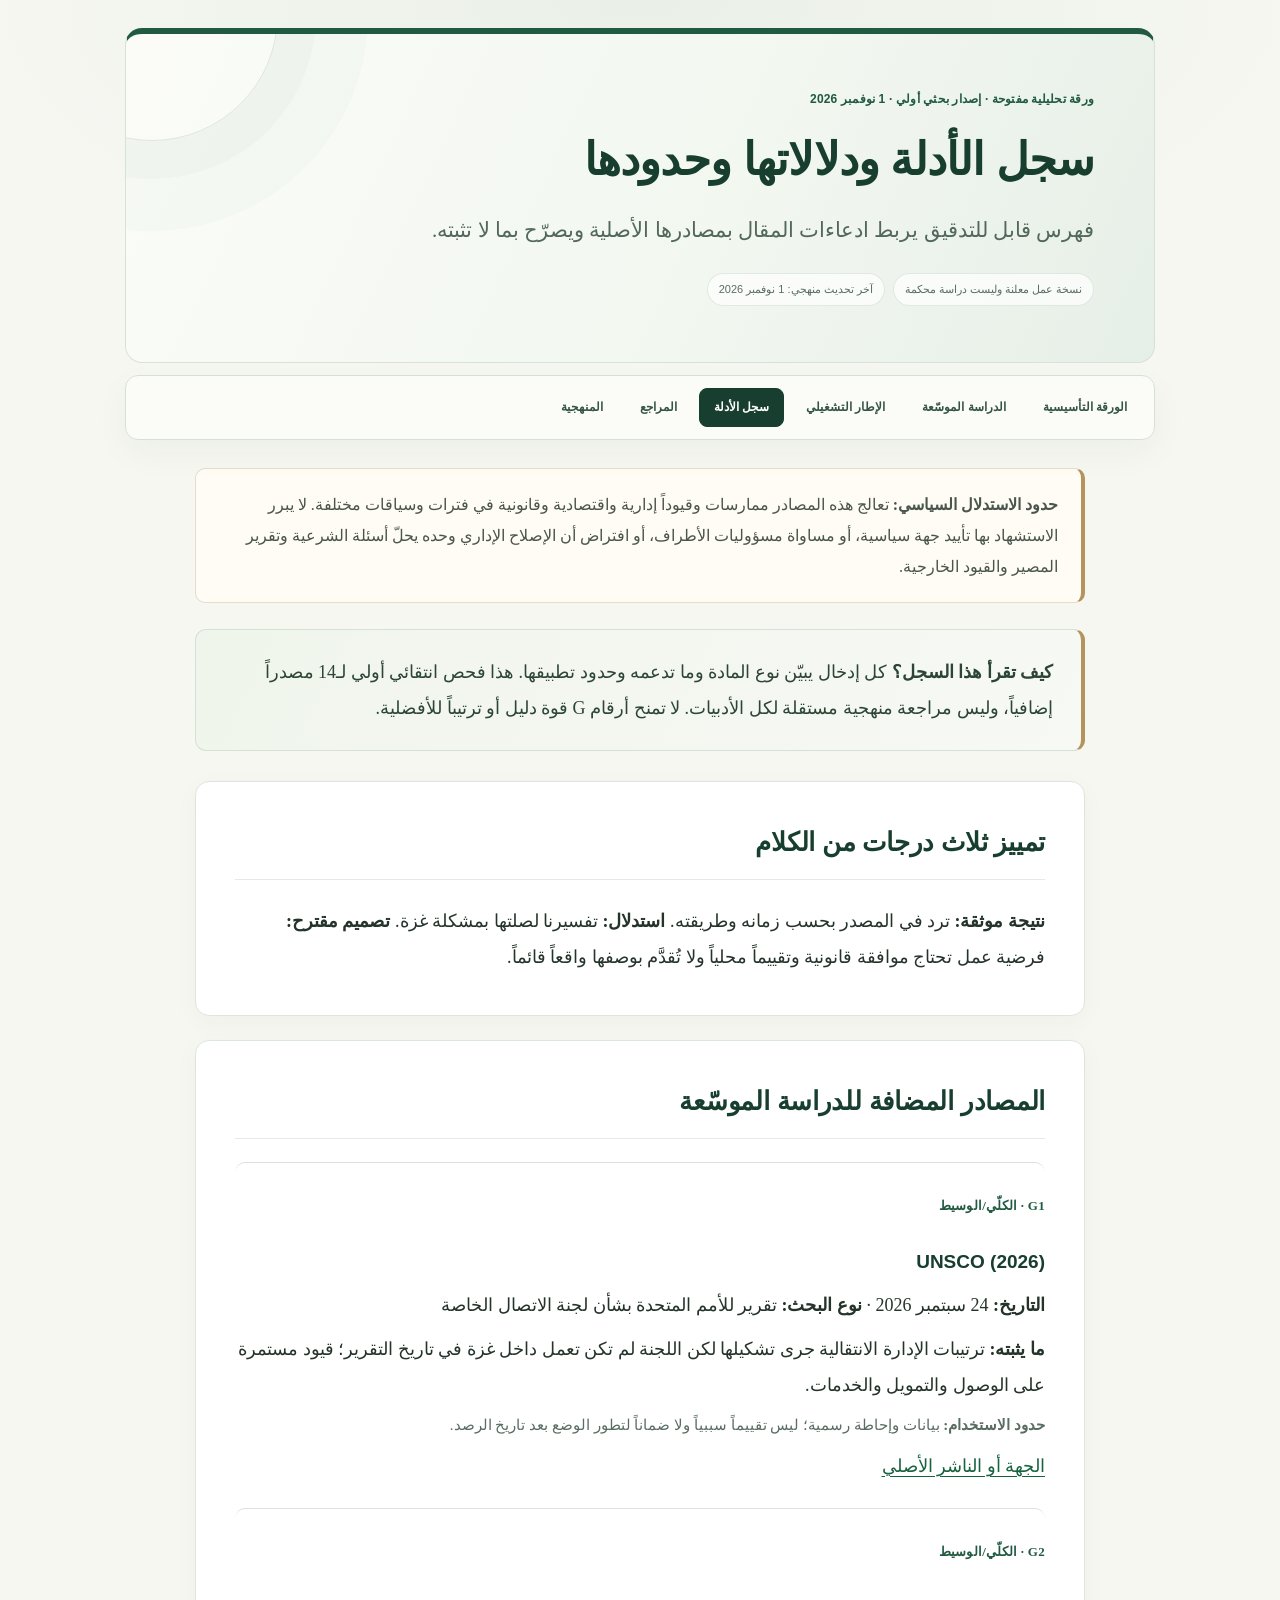
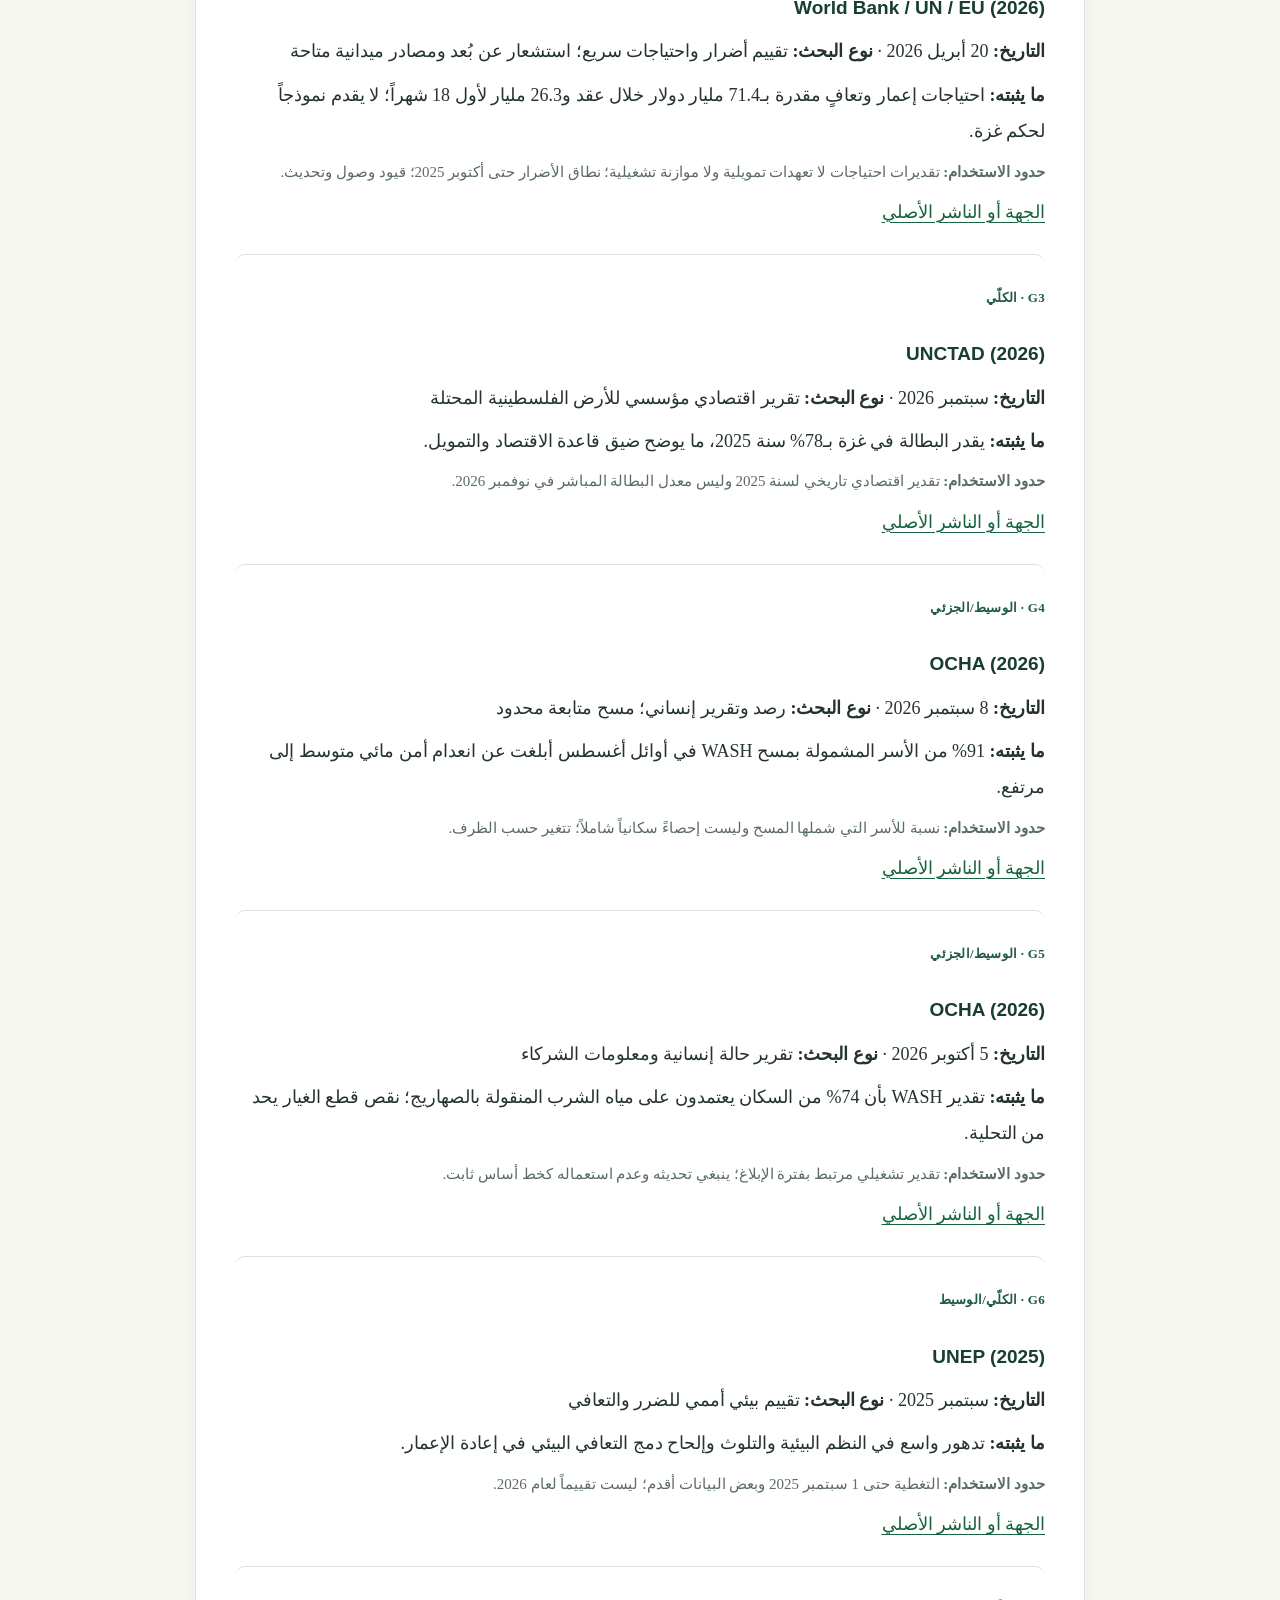
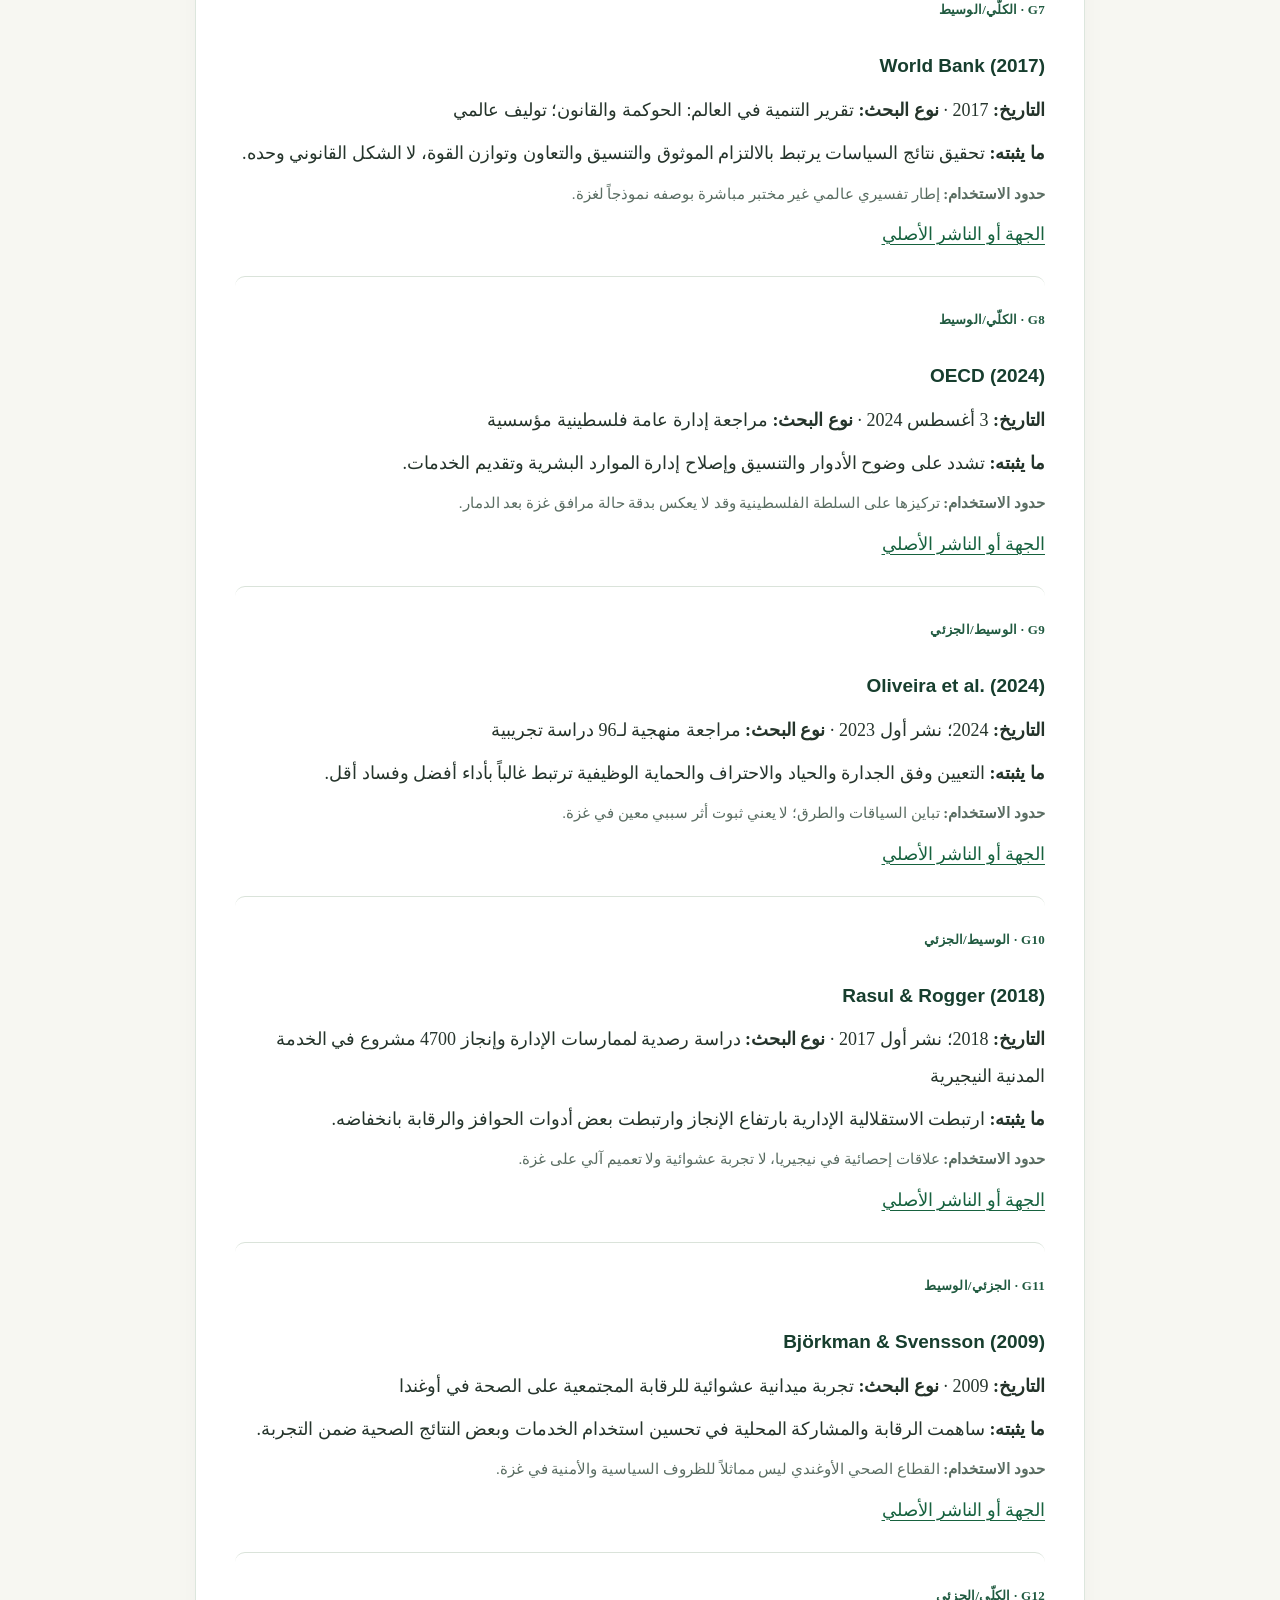
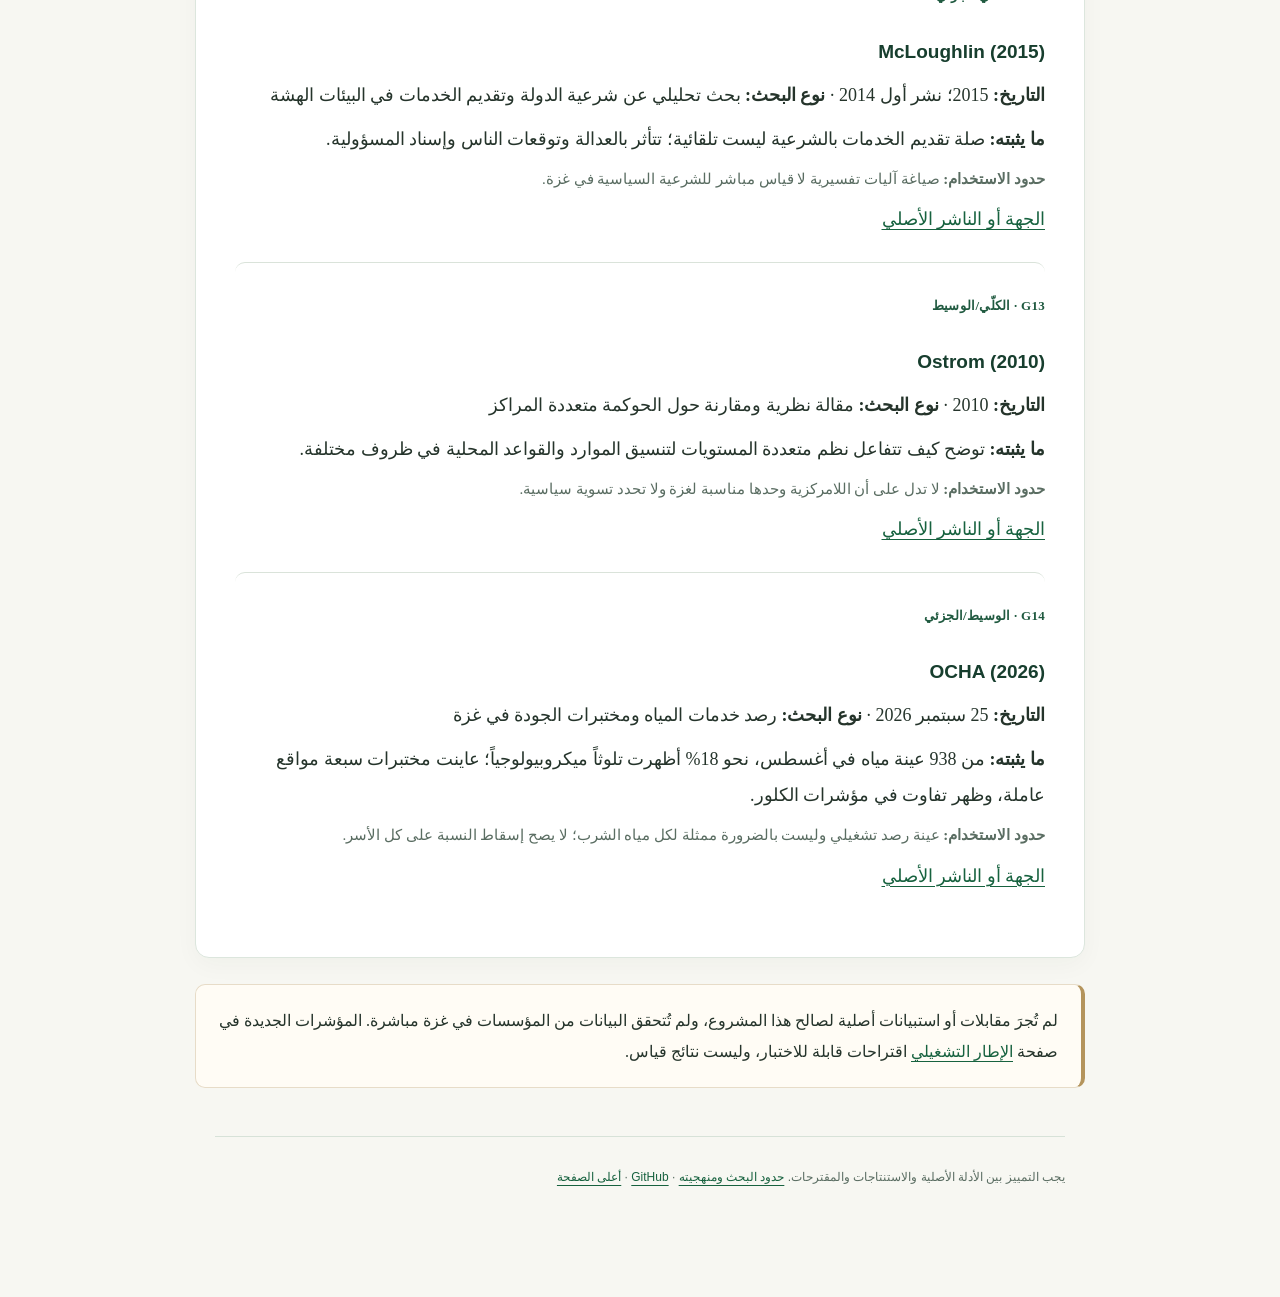
<file: evidence.html>
<!DOCTYPE html><html lang="ar" dir="rtl"><head>
<meta charset="UTF-8"><meta name="viewport" content="width=device-width, initial-scale=1.0">
<meta name="description" content="فهرس قابل للتدقيق يربط ادعاءات المقال بمصادرها الأصلية ويصرّح بما لا تثبته."><meta name="color-scheme" content="light">
<meta property="og:type" content="article"><meta property="og:locale" content="ar_AR">
<meta property="og:title" content="سجل الأدلة ودلالاتها وحدودها">
<title>سجل الأدلة ودلالاتها وحدودها | غزة – الحوكمة المستدامة</title>
<link rel="stylesheet" href="assets/site.css"></head>
<body class="subpage" id="top"><a class="skip-link" href="#main-content">تجاوز التنقل إلى المحتوى</a><div class="page-shell">
<header class="masthead"><p class="eyebrow">ورقة تحليلية مفتوحة · إصدار بحثي أولي · 1 نوفمبر 2026</p><h1>سجل الأدلة ودلالاتها وحدودها</h1><p class="subtitle">فهرس قابل للتدقيق يربط ادعاءات المقال بمصادرها الأصلية ويصرّح بما لا تثبته.</p>
<div class="meta"><span>نسخة عمل معلنة وليست دراسة محكمة</span><span>آخر تحديث منهجي: 1 نوفمبر 2026</span></div></header>
<nav class="site-nav" aria-label="أقسام المشروع">
<a href="index.html">الورقة التأسيسية</a>
<a href="governance.html">الدراسة الموسّعة</a>
<a href="roadmap.html">الإطار التشغيلي</a>
<a href="evidence.html" aria-current="page">سجل الأدلة</a>
<a href="references.html">المراجع</a>
<a href="about.html">المنهجية</a>
</nav><main id="main-content"><article><div class="note"><strong>حدود الاستدلال السياسي:</strong> تعالج هذه المصادر ممارسات وقيوداً إدارية واقتصادية وقانونية في فترات وسياقات مختلفة. لا يبرر الاستشهاد بها تأييد جهة سياسية، أو مساواة مسؤوليات الأطراف، أو افتراض أن الإصلاح الإداري وحده يحلّ أسئلة الشرعية وتقرير المصير والقيود الخارجية.</div><div class="intro-panel"><strong>كيف تقرأ هذا السجل؟</strong> كل إدخال يبيّن نوع المادة وما تدعمه وحدود تطبيقها. هذا فحص انتقائي أولي لـ14 مصدراً إضافياً، وليس مراجعة منهجية مستقلة لكل الأدبيات. لا تمنح أرقام G قوة دليل أو ترتيباً للأفضلية.</div>
<section class="content-panel"><h2>تمييز ثلاث درجات من الكلام</h2><p><strong>نتيجة موثقة:</strong> ترد في المصدر بحسب زمانه وطريقته. <strong>استدلال:</strong> تفسيرنا لصلتها بمشكلة غزة. <strong>تصميم مقترح:</strong> فرضية عمل تحتاج موافقة قانونية وتقييماً محلياً ولا تُقدَّم بوصفها واقعاً قائماً.</p></section>
<section class="content-panel"><h2>المصادر المضافة للدراسة الموسّعة</h2><div class="evidence-entry" id="G1"><span class="kicker">G1 · الكلّي/الوسيط</span><h3>UNSCO (2026)</h3><p><strong>التاريخ:</strong> 24 سبتمبر 2026 · <strong>نوع البحث:</strong> تقرير للأمم المتحدة بشأن لجنة الاتصال الخاصة</p><p><strong>ما يثبته:</strong> ترتيبات الإدارة الانتقالية جرى تشكيلها لكن اللجنة لم تكن تعمل داخل غزة في تاريخ التقرير؛ قيود مستمرة على الوصول والتمويل والخدمات.</p><p class="details"><strong>حدود الاستخدام:</strong> بيانات وإحاطة رسمية؛ ليس تقييماً سببياً ولا ضماناً لتطور الوضع بعد تاريخ الرصد.</p><p><a href="https://www.un.org/unispal/document/unsco-report-to-the-ad-hoc-liaison-committee-september-2026/" target="_blank" rel="noopener noreferrer">الجهة أو الناشر الأصلي</a></p></div>
<div class="evidence-entry" id="G2"><span class="kicker">G2 · الكلّي/الوسيط</span><h3>World Bank / UN / EU (2026)</h3><p><strong>التاريخ:</strong> 20 أبريل 2026 · <strong>نوع البحث:</strong> تقييم أضرار واحتياجات سريع؛ استشعار عن بُعد ومصادر ميدانية متاحة</p><p><strong>ما يثبته:</strong> احتياجات إعمار وتعافٍ مقدرة بـ71.4 مليار دولار خلال عقد و26.3 مليار لأول 18 شهراً؛ لا يقدم نموذجاً لحكم غزة.</p><p class="details"><strong>حدود الاستخدام:</strong> تقديرات احتياجات لا تعهدات تمويلية ولا موازنة تشغيلية؛ نطاق الأضرار حتى أكتوبر 2025؛ قيود وصول وتحديث.</p><p><a href="https://thedocs.worldbank.org/en/doc/e539cbf23b348c3d4fc69b8a7e9c9d7d-0280062026/" target="_blank" rel="noopener noreferrer">الجهة أو الناشر الأصلي</a></p></div>
<div class="evidence-entry" id="G3"><span class="kicker">G3 · الكلّي</span><h3>UNCTAD (2026)</h3><p><strong>التاريخ:</strong> سبتمبر 2026 · <strong>نوع البحث:</strong> تقرير اقتصادي مؤسسي للأرض الفلسطينية المحتلة</p><p><strong>ما يثبته:</strong> يقدر البطالة في غزة بـ78% سنة 2025، ما يوضح ضيق قاعدة الاقتصاد والتمويل.</p><p class="details"><strong>حدود الاستخدام:</strong> تقدير اقتصادي تاريخي لسنة 2025 وليس معدل البطالة المباشر في نوفمبر 2026.</p><p><a href="https://unctad.org/publication/report-unctad-assistance-palestinian-people-developments-economy-occupied-palestinian" target="_blank" rel="noopener noreferrer">الجهة أو الناشر الأصلي</a></p></div>
<div class="evidence-entry" id="G4"><span class="kicker">G4 · الوسيط/الجزئي</span><h3>OCHA (2026)</h3><p><strong>التاريخ:</strong> 8 سبتمبر 2026 · <strong>نوع البحث:</strong> رصد وتقرير إنساني؛ مسح متابعة محدود</p><p><strong>ما يثبته:</strong> 91% من الأسر المشمولة بمسح WASH في أوائل أغسطس أبلغت عن انعدام أمن مائي متوسط إلى مرتفع.</p><p class="details"><strong>حدود الاستخدام:</strong> نسبة للأسر التي شملها المسح وليست إحصاءً سكانياً شاملاً؛ تتغير حسب الظرف.</p><p><a href="https://www.ochaopt.org/content/humanitarian-situation-report-4-september-2026" target="_blank" rel="noopener noreferrer">الجهة أو الناشر الأصلي</a></p></div>
<div class="evidence-entry" id="G5"><span class="kicker">G5 · الوسيط/الجزئي</span><h3>OCHA (2026)</h3><p><strong>التاريخ:</strong> 5 أكتوبر 2026 · <strong>نوع البحث:</strong> تقرير حالة إنسانية ومعلومات الشركاء</p><p><strong>ما يثبته:</strong> تقدير WASH بأن 74% من السكان يعتمدون على مياه الشرب المنقولة بالصهاريج؛ نقص قطع الغيار يحد من التحلية.</p><p class="details"><strong>حدود الاستخدام:</strong> تقدير تشغيلي مرتبط بفترة الإبلاغ؛ ينبغي تحديثه وعدم استعماله كخط أساس ثابت.</p><p><a href="https://www.ochaopt.org/content/humanitarian-situation-report-2-october-2026" target="_blank" rel="noopener noreferrer">الجهة أو الناشر الأصلي</a></p></div>
<div class="evidence-entry" id="G6"><span class="kicker">G6 · الكلّي/الوسيط</span><h3>UNEP (2025)</h3><p><strong>التاريخ:</strong> سبتمبر 2025 · <strong>نوع البحث:</strong> تقييم بيئي أممي للضرر والتعافي</p><p><strong>ما يثبته:</strong> تدهور واسع في النظم البيئية والتلوث وإلحاح دمج التعافي البيئي في إعادة الإعمار.</p><p class="details"><strong>حدود الاستخدام:</strong> التغطية حتى 1 سبتمبر 2025 وبعض البيانات أقدم؛ ليست تقييماً لعام 2026.</p><p><a href="https://wedocs.unep.org/items/7aa1738b-c460-499b-9227-5818dbac66bc" target="_blank" rel="noopener noreferrer">الجهة أو الناشر الأصلي</a></p></div>
<div class="evidence-entry" id="G7"><span class="kicker">G7 · الكلّي/الوسيط</span><h3>World Bank (2017)</h3><p><strong>التاريخ:</strong> 2017 · <strong>نوع البحث:</strong> تقرير التنمية في العالم: الحوكمة والقانون؛ توليف عالمي</p><p><strong>ما يثبته:</strong> تحقيق نتائج السياسات يرتبط بالالتزام الموثوق والتنسيق والتعاون وتوازن القوة، لا الشكل القانوني وحده.</p><p class="details"><strong>حدود الاستخدام:</strong> إطار تفسيري عالمي غير مختبر مباشرة بوصفه نموذجاً لغزة.</p><p><a href="https://www.worldbank.org/en/publication/wdr2017" target="_blank" rel="noopener noreferrer">الجهة أو الناشر الأصلي</a></p></div>
<div class="evidence-entry" id="G8"><span class="kicker">G8 · الكلّي/الوسيط</span><h3>OECD (2024)</h3><p><strong>التاريخ:</strong> 3 أغسطس 2024 · <strong>نوع البحث:</strong> مراجعة إدارة عامة فلسطينية مؤسسية</p><p><strong>ما يثبته:</strong> تشدد على وضوح الأدوار والتنسيق وإصلاح إدارة الموارد البشرية وتقديم الخدمات.</p><p class="details"><strong>حدود الاستخدام:</strong> تركيزها على السلطة الفلسطينية وقد لا يعكس بدقة حالة مرافق غزة بعد الدمار.</p><p><a href="https://www.oecd.org/en/publications/oecd-public-governance-reviews-palestinian-authority_7425e72f-en.html" target="_blank" rel="noopener noreferrer">الجهة أو الناشر الأصلي</a></p></div>
<div class="evidence-entry" id="G9"><span class="kicker">G9 · الوسيط/الجزئي</span><h3>Oliveira et al. (2024)</h3><p><strong>التاريخ:</strong> 2024؛ نشر أول 2023 · <strong>نوع البحث:</strong> مراجعة منهجية لـ96 دراسة تجريبية</p><p><strong>ما يثبته:</strong> التعيين وفق الجدارة والحياد والاحتراف والحماية الوظيفية ترتبط غالباً بأداء أفضل وفساد أقل.</p><p class="details"><strong>حدود الاستخدام:</strong> تباين السياقات والطرق؛ لا يعني ثبوت أثر سببي معين في غزة.</p><p><a href="https://doi.org/10.1111/padm.12945" target="_blank" rel="noopener noreferrer">الجهة أو الناشر الأصلي</a></p></div>
<div class="evidence-entry" id="G10"><span class="kicker">G10 · الوسيط/الجزئي</span><h3>Rasul &amp; Rogger (2018)</h3><p><strong>التاريخ:</strong> 2018؛ نشر أول 2017 · <strong>نوع البحث:</strong> دراسة رصدية لممارسات الإدارة وإنجاز 4700 مشروع في الخدمة المدنية النيجيرية</p><p><strong>ما يثبته:</strong> ارتبطت الاستقلالية الإدارية بارتفاع الإنجاز وارتبطت بعض أدوات الحوافز والرقابة بانخفاضه.</p><p class="details"><strong>حدود الاستخدام:</strong> علاقات إحصائية في نيجيريا، لا تجربة عشوائية ولا تعميم آلي على غزة.</p><p><a href="https://doi.org/10.1111/ecoj.12418" target="_blank" rel="noopener noreferrer">الجهة أو الناشر الأصلي</a></p></div>
<div class="evidence-entry" id="G11"><span class="kicker">G11 · الجزئي/الوسيط</span><h3>Björkman &amp; Svensson (2009)</h3><p><strong>التاريخ:</strong> 2009 · <strong>نوع البحث:</strong> تجربة ميدانية عشوائية للرقابة المجتمعية على الصحة في أوغندا</p><p><strong>ما يثبته:</strong> ساهمت الرقابة والمشاركة المحلية في تحسين استخدام الخدمات وبعض النتائج الصحية ضمن التجربة.</p><p class="details"><strong>حدود الاستخدام:</strong> القطاع الصحي الأوغندي ليس مماثلاً للظروف السياسية والأمنية في غزة.</p><p><a href="https://doi.org/10.1162/qjec.2009.124.2.735" target="_blank" rel="noopener noreferrer">الجهة أو الناشر الأصلي</a></p></div>
<div class="evidence-entry" id="G12"><span class="kicker">G12 · الكلّي/الجزئي</span><h3>McLoughlin (2015)</h3><p><strong>التاريخ:</strong> 2015؛ نشر أول 2014 · <strong>نوع البحث:</strong> بحث تحليلي عن شرعية الدولة وتقديم الخدمات في البيئات الهشة</p><p><strong>ما يثبته:</strong> صلة تقديم الخدمات بالشرعية ليست تلقائية؛ تتأثر بالعدالة وتوقعات الناس وإسناد المسؤولية.</p><p class="details"><strong>حدود الاستخدام:</strong> صياغة آليات تفسيرية لا قياس مباشر للشرعية السياسية في غزة.</p><p><a href="https://doi.org/10.1111/gove.12091" target="_blank" rel="noopener noreferrer">الجهة أو الناشر الأصلي</a></p></div>
<div class="evidence-entry" id="G13"><span class="kicker">G13 · الكلّي/الوسيط</span><h3>Ostrom (2010)</h3><p><strong>التاريخ:</strong> 2010 · <strong>نوع البحث:</strong> مقالة نظرية ومقارنة حول الحوكمة متعددة المراكز</p><p><strong>ما يثبته:</strong> توضح كيف تتفاعل نظم متعددة المستويات لتنسيق الموارد والقواعد المحلية في ظروف مختلفة.</p><p class="details"><strong>حدود الاستخدام:</strong> لا تدل على أن اللامركزية وحدها مناسبة لغزة ولا تحدد تسوية سياسية.</p><p><a href="https://doi.org/10.1257/aer.100.3.641" target="_blank" rel="noopener noreferrer">الجهة أو الناشر الأصلي</a></p></div>
<div class="evidence-entry" id="G14"><span class="kicker">G14 · الوسيط/الجزئي</span><h3>OCHA (2026)</h3><p><strong>التاريخ:</strong> 25 سبتمبر 2026 · <strong>نوع البحث:</strong> رصد خدمات المياه ومختبرات الجودة في غزة</p><p><strong>ما يثبته:</strong> من 938 عينة مياه في أغسطس، نحو 18% أظهرت تلوثاً ميكروبيولوجياً؛ عاينت مختبرات سبعة مواقع عاملة، وظهر تفاوت في مؤشرات الكلور.</p><p class="details"><strong>حدود الاستخدام:</strong> عينة رصد تشغيلي وليست بالضرورة ممثلة لكل مياه الشرب؛ لا يصح إسقاط النسبة على كل الأسر.</p><p><a href="https://www.ochaopt.org/content/humanitarian-situation-report-25-september-2026" target="_blank" rel="noopener noreferrer">الجهة أو الناشر الأصلي</a></p></div></section>
<div class="warning-note">لم تُجرَ مقابلات أو استبيانات أصلية لصالح هذا المشروع، ولم تُتحقق البيانات من المؤسسات في غزة مباشرة. المؤشرات الجديدة في صفحة <a href="roadmap.html">الإطار التشغيلي</a> اقتراحات قابلة للاختبار، وليست نتائج قياس.</div></article></main>
<footer><p>يجب التمييز بين الأدلة الأصلية والاستنتاجات والمقترحات. <a href="about.html">حدود البحث ومنهجيته</a> · <a href="https://github.com/ibrahimhjkh-bot/gaza-foundational-institutional-capacity">GitHub</a> · <a href="#top">أعلى الصفحة</a></p></footer></div></body></html>
</file>
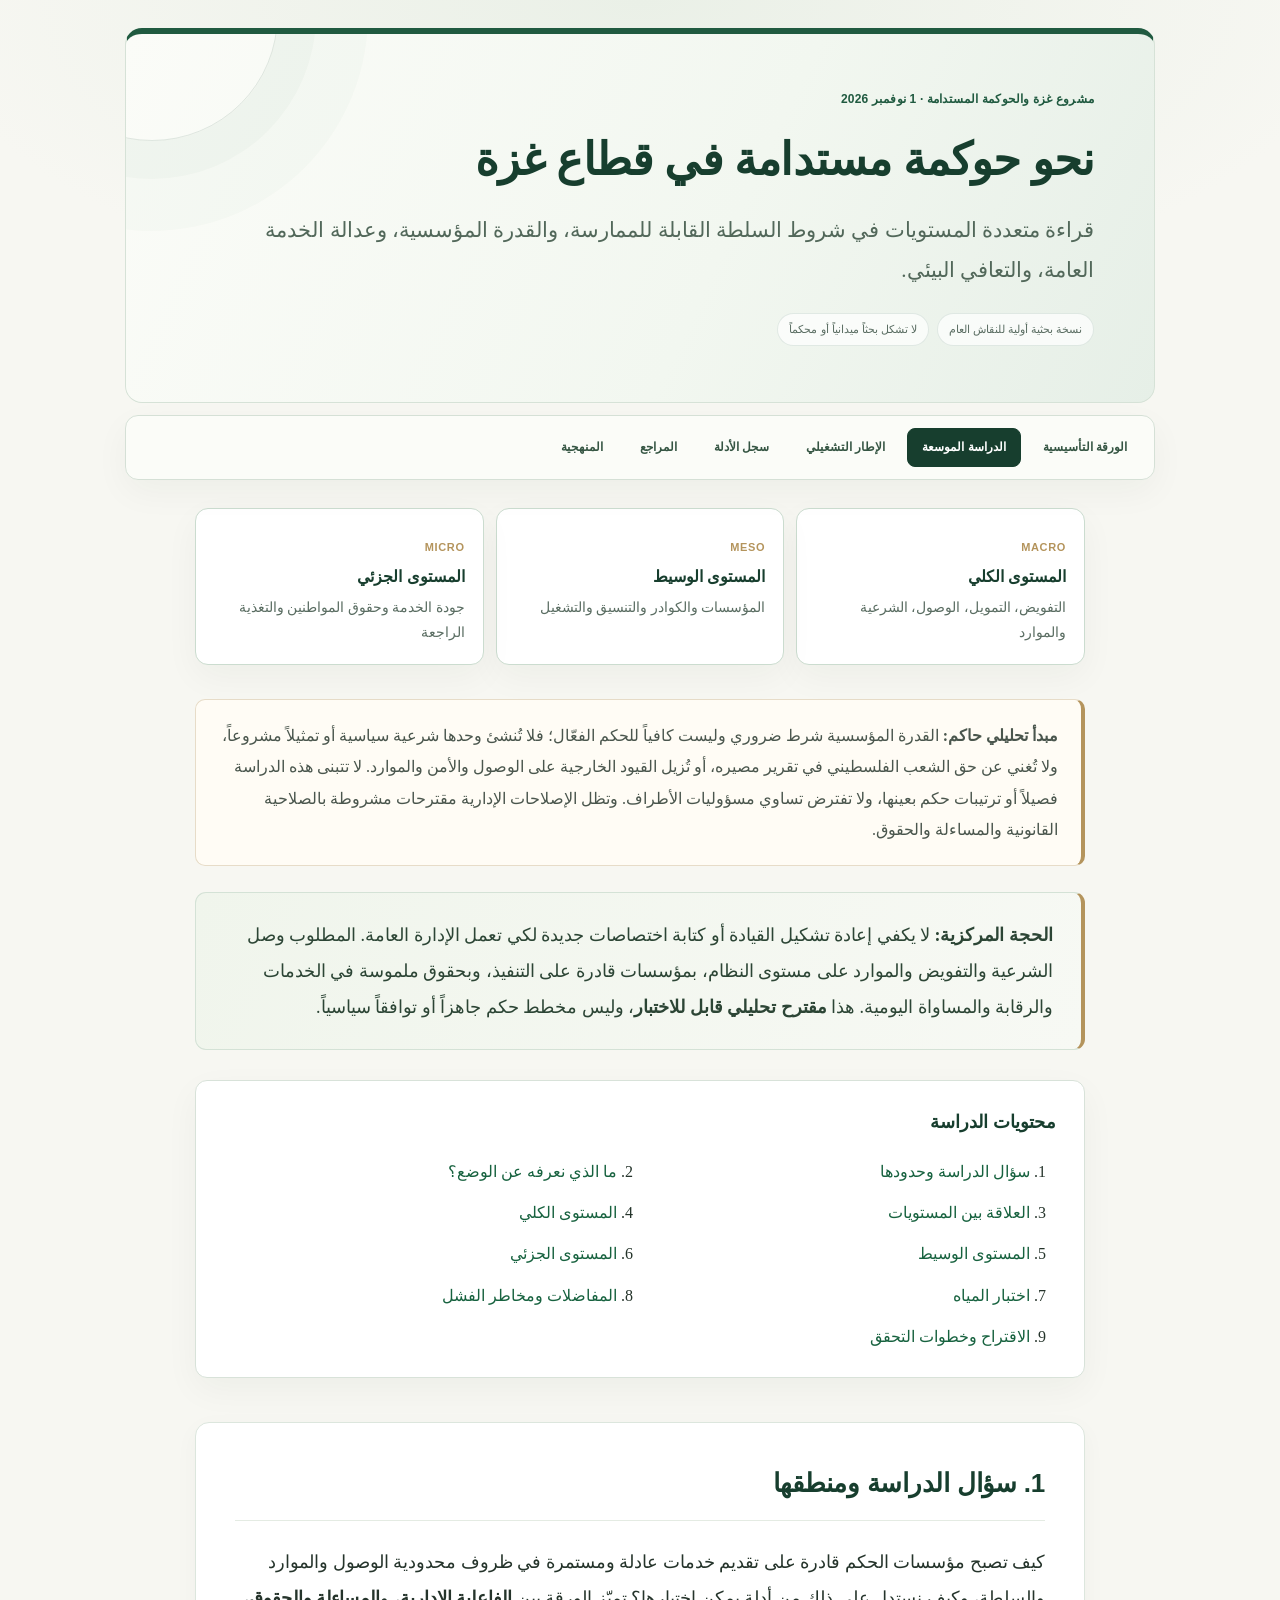
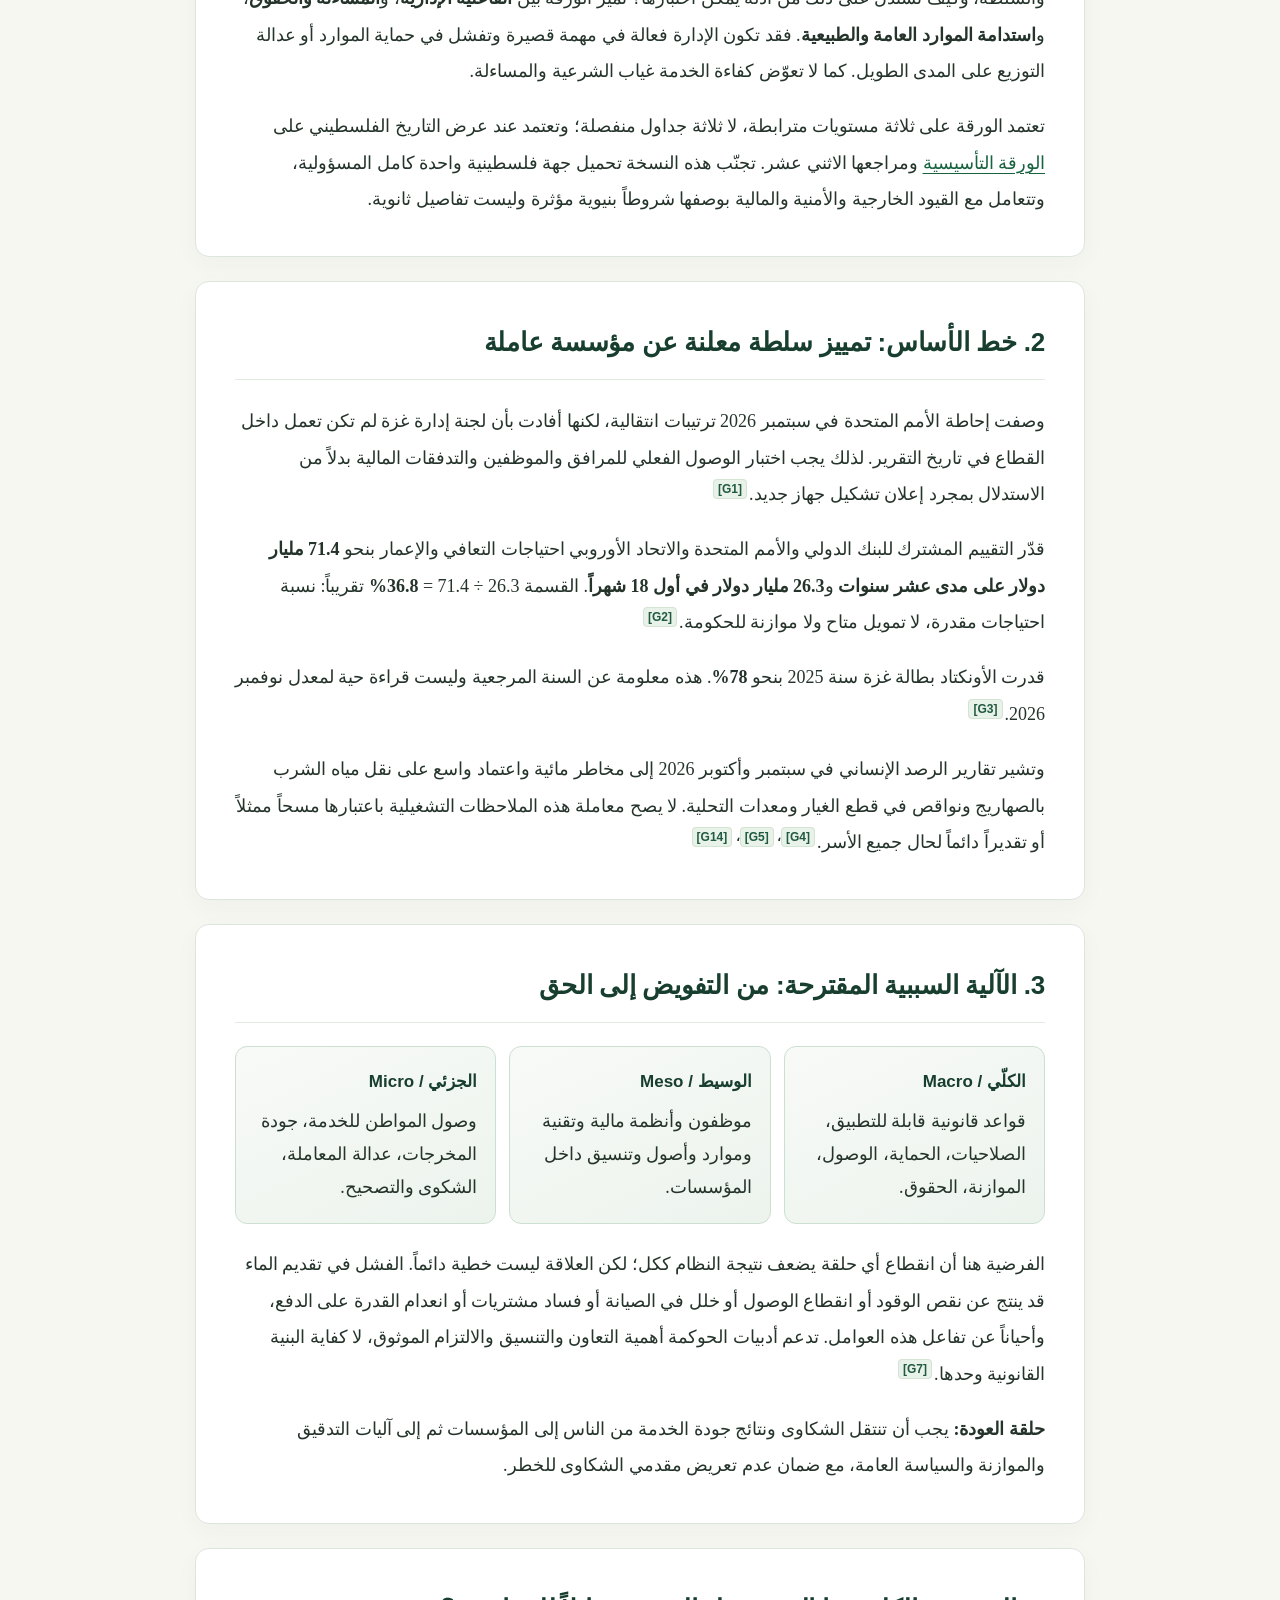
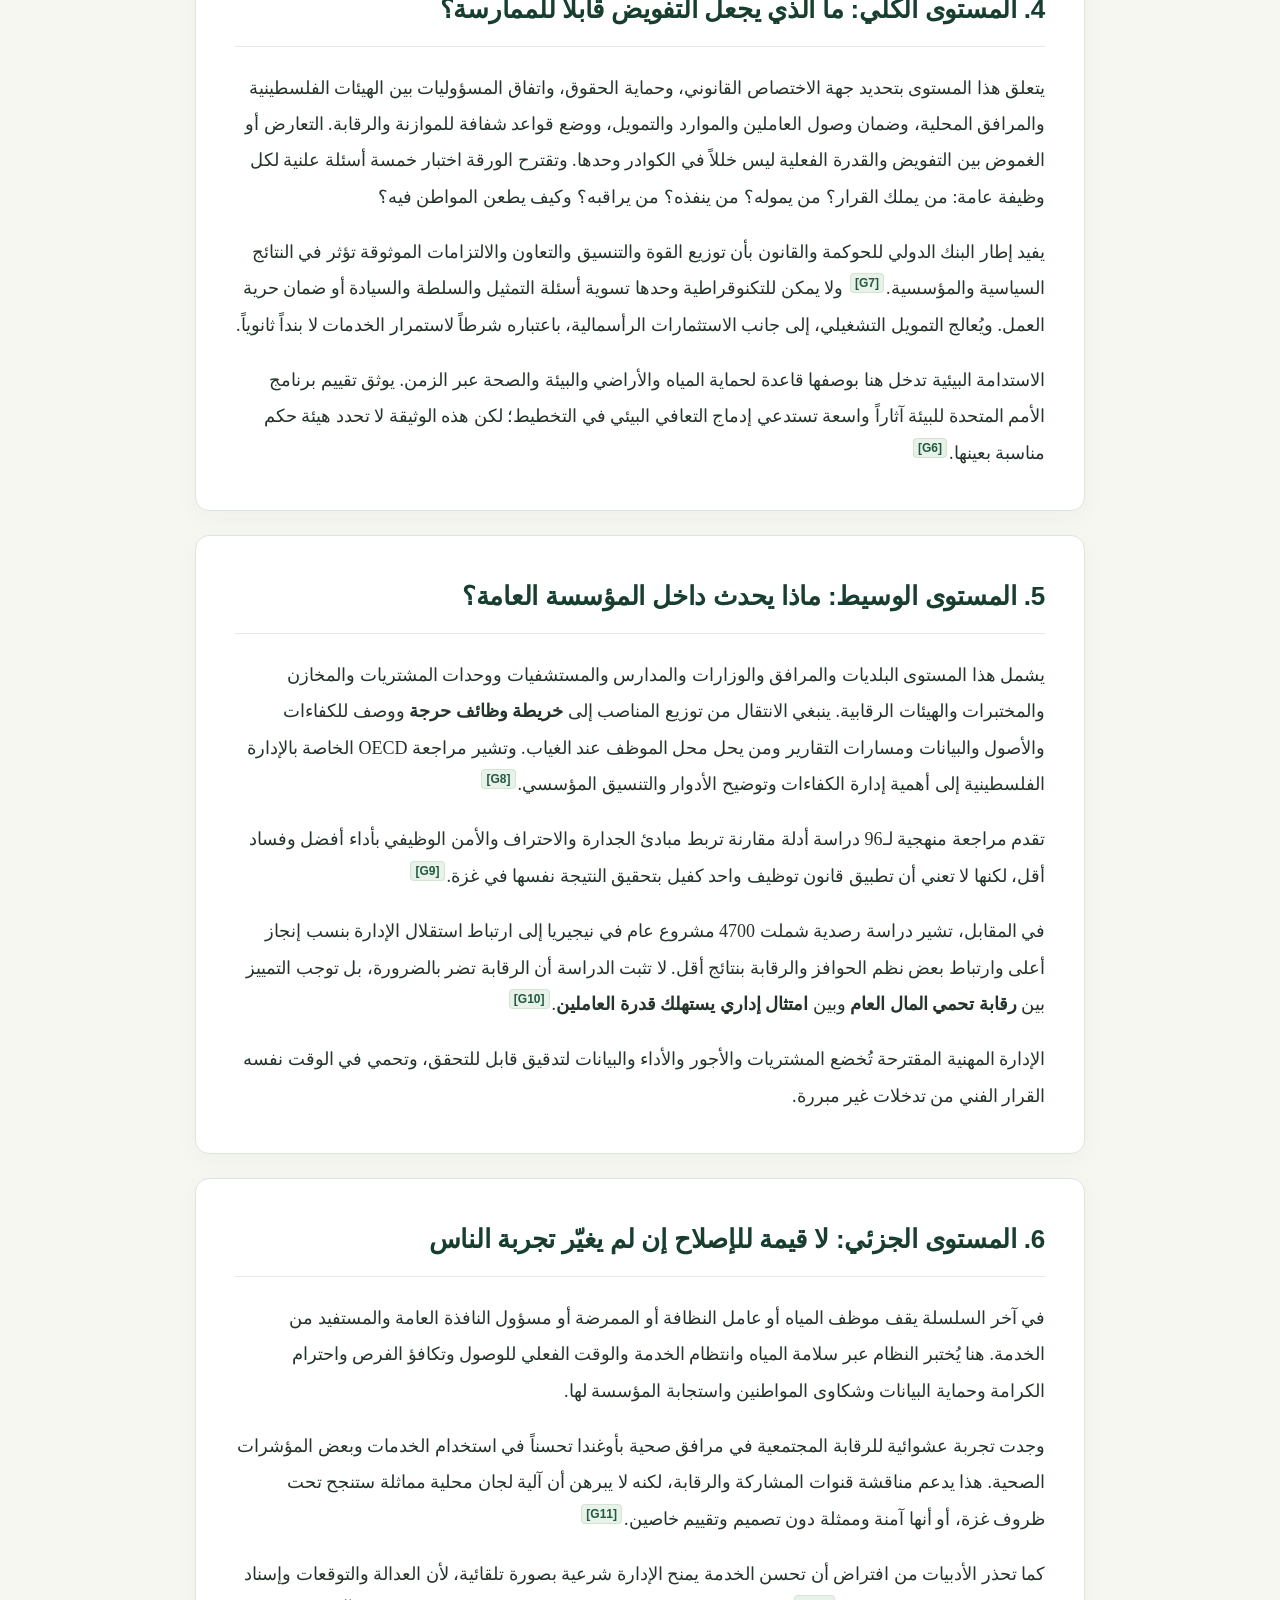
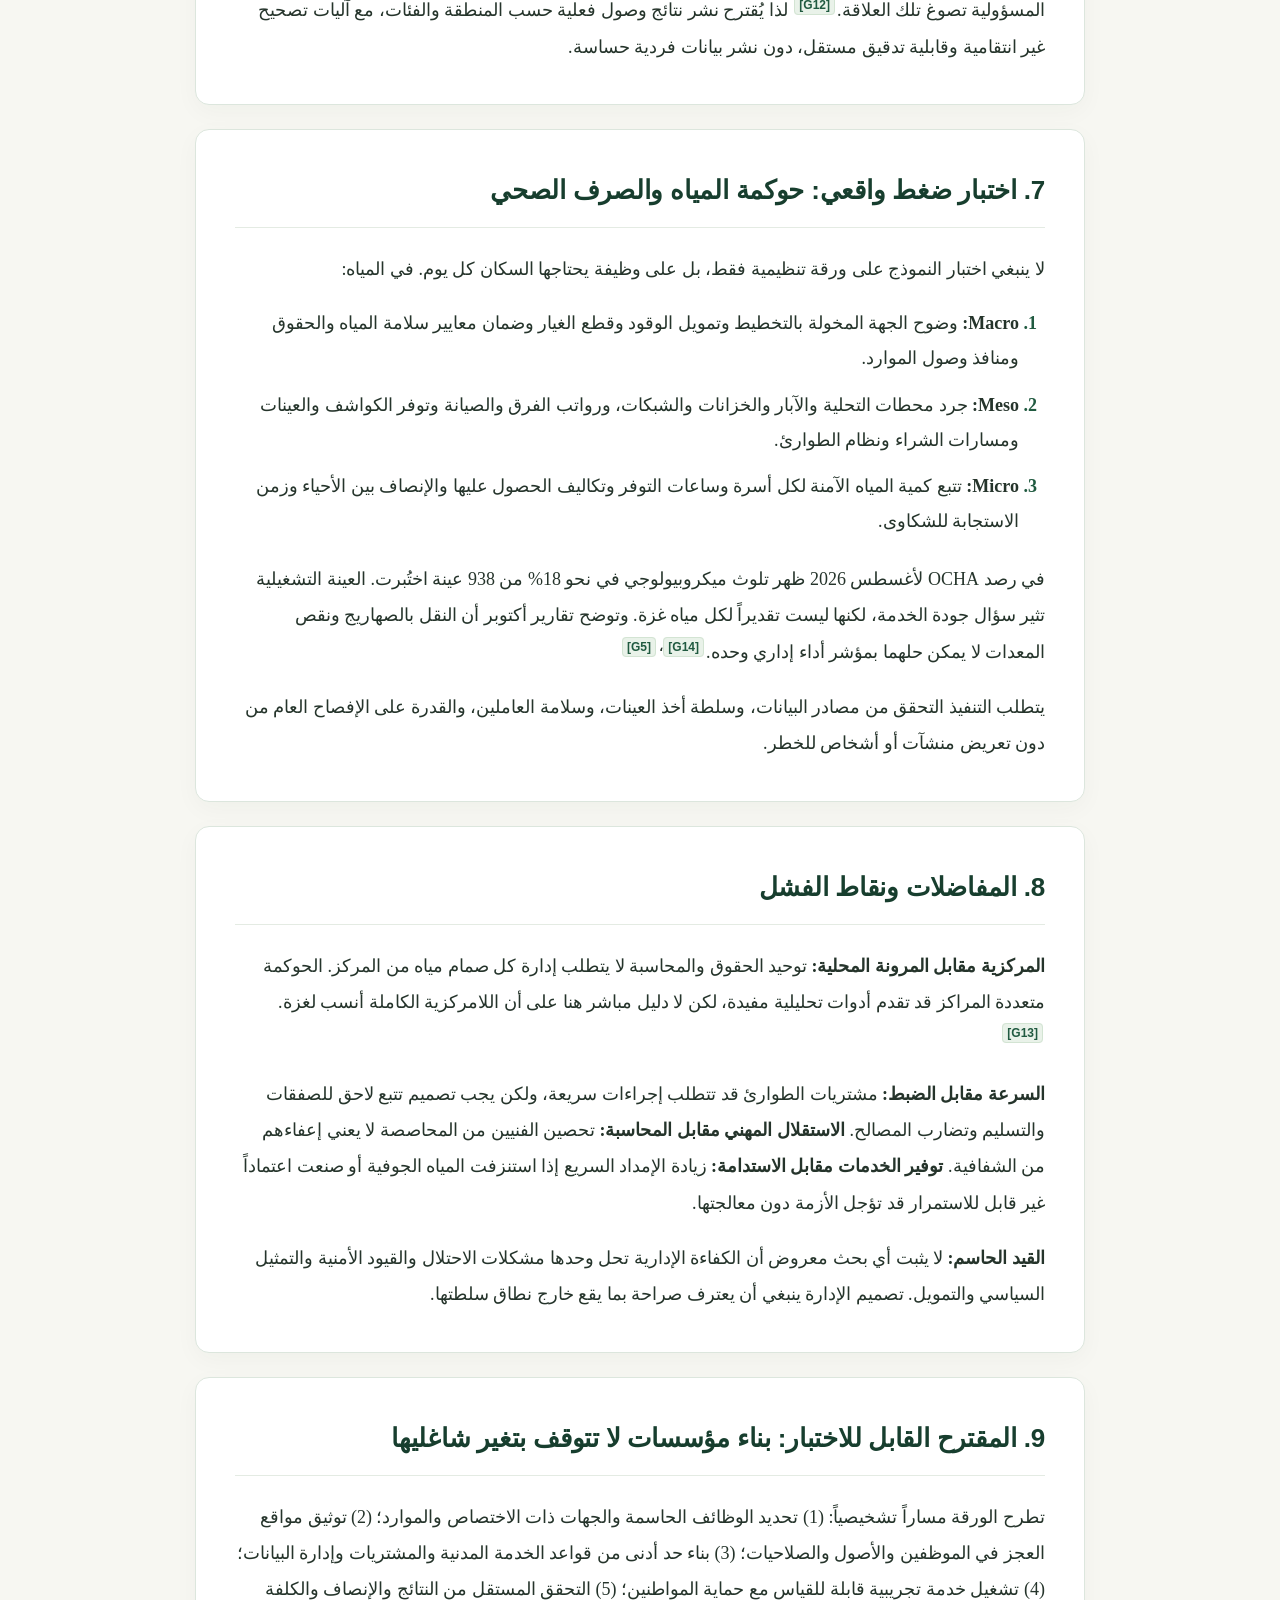
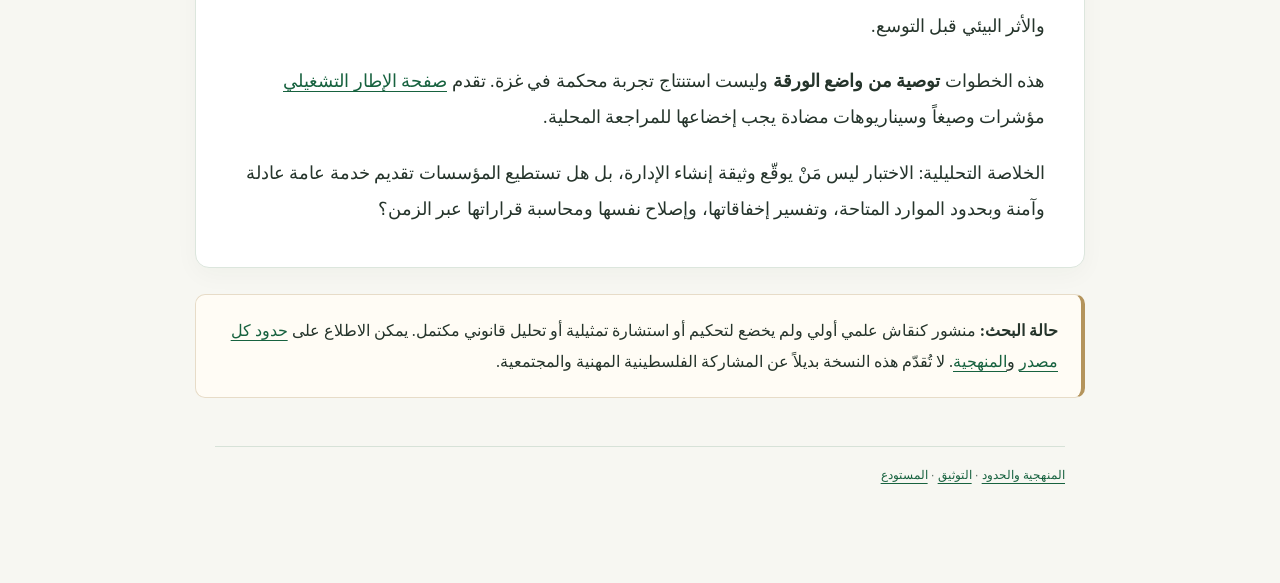
<file: governance.html>
<!DOCTYPE html><html lang="ar" dir="rtl"><head><meta charset="UTF-8"><meta name="viewport" content="width=device-width, initial-scale=1.0"><meta name="description" content="قراءة متعددة المستويات في شروط السلطة القابلة للممارسة، والقدرة المؤسسية، وعدالة الخدمة العامة، والتعافي البيئي."><meta property="og:type" content="article"><meta property="og:locale" content="ar_AR"><meta property="og:title" content="نحو حوكمة مستدامة في قطاع غزة"><title>نحو حوكمة مستدامة في قطاع غزة | غزة: الحوكمة المستدامة</title><link rel="stylesheet" href="assets/site.css"></head><body class="subpage" id="top"><a class="skip-link" href="#main-content">تجاوز التنقل إلى المحتوى</a><div class="page-shell"><header class="masthead"><p class="eyebrow">مشروع غزة والحوكمة المستدامة · 1 نوفمبر 2026</p><h1>نحو حوكمة مستدامة في قطاع غزة</h1><p class="subtitle">قراءة متعددة المستويات في شروط السلطة القابلة للممارسة، والقدرة المؤسسية، وعدالة الخدمة العامة، والتعافي البيئي.</p><div class="meta"><span>نسخة بحثية أولية للنقاش العام</span><span>لا تشكل بحثاً ميدانياً أو محكماً</span></div></header><nav class="site-nav" aria-label="أقسام المشروع"><a href="index.html">الورقة التأسيسية</a><a href="governance.html" aria-current="page">الدراسة الموسعة</a><a href="roadmap.html">الإطار التشغيلي</a><a href="evidence.html">سجل الأدلة</a><a href="references.html">المراجع</a><a href="about.html">المنهجية</a></nav><main id="main-content"><article><section class="research-lens" aria-label="الانتقال بين مستويات التحليل">
<a href="#macro"><small>MACRO</small><strong>المستوى الكلي</strong><span>التفويض، التمويل، الوصول، الشرعية والموارد</span></a>
<a href="#meso"><small>MESO</small><strong>المستوى الوسيط</strong><span>المؤسسات والكوادر والتنسيق والتشغيل</span></a>
<a href="#micro"><small>MICRO</small><strong>المستوى الجزئي</strong><span>جودة الخدمة وحقوق المواطنين والتغذية الراجعة</span></a>
</section><div class="note"><strong>مبدأ تحليلي حاكم:</strong> القدرة المؤسسية شرط ضروري وليست كافياً للحكم الفعّال؛ فلا تُنشئ وحدها شرعية سياسية أو تمثيلاً مشروعاً، ولا تُغني عن حق الشعب الفلسطيني في تقرير مصيره، أو تُزيل القيود الخارجية على الوصول والأمن والموارد. لا تتبنى هذه الدراسة فصيلاً أو ترتيبات حكم بعينها، ولا تفترض تساوي مسؤوليات الأطراف. وتظل الإصلاحات الإدارية مقترحات مشروطة بالصلاحية القانونية والمساءلة والحقوق.</div><div class="intro-panel"><strong>الحجة المركزية:</strong> لا يكفي إعادة تشكيل القيادة أو كتابة اختصاصات جديدة لكي تعمل الإدارة العامة. المطلوب وصل الشرعية والتفويض والموارد على مستوى النظام، بمؤسسات قادرة على التنفيذ، وبحقوق ملموسة في الخدمات والرقابة والمساواة اليومية. هذا <strong>مقترح تحليلي قابل للاختبار</strong>، وليس مخطط حكم جاهزاً أو توافقاً سياسياً.</div>
<nav class="toc" aria-label="محتويات الدراسة"><h2>محتويات الدراسة</h2><ol><li><a href="#question">سؤال الدراسة وحدودها</a></li><li><a href="#baseline">ما الذي نعرفه عن الوضع؟</a></li><li><a href="#causal">العلاقة بين المستويات</a></li><li><a href="#macro">المستوى الكلي</a></li><li><a href="#meso">المستوى الوسيط</a></li><li><a href="#micro">المستوى الجزئي</a></li><li><a href="#water">اختبار المياه</a></li><li><a href="#tradeoffs">المفاضلات ومخاطر الفشل</a></li><li><a href="#policy">الاقتراح وخطوات التحقق</a></li></ol></nav>
<section id="question" class="content-panel"><h2>1. سؤال الدراسة ومنطقها</h2><p>كيف تصبح مؤسسات الحكم قادرة على تقديم خدمات عادلة ومستمرة في ظروف محدودية الوصول والموارد والسلطة، وكيف نستدل على ذلك من أدلة يمكن اختبارها؟ تميّز الورقة بين <strong>الفاعلية الإدارية</strong>، و<strong>المساءلة والحقوق</strong>، و<strong>استدامة الموارد العامة والطبيعية</strong>. فقد تكون الإدارة فعالة في مهمة قصيرة وتفشل في حماية الموارد أو عدالة التوزيع على المدى الطويل. كما لا تعوّض كفاءة الخدمة غياب الشرعية والمساءلة.</p><p>تعتمد الورقة على ثلاثة مستويات مترابطة، لا ثلاثة جداول منفصلة؛ وتعتمد عند عرض التاريخ الفلسطيني على <a href="index.html">الورقة التأسيسية</a> ومراجعها الاثني عشر. تجنّب هذه النسخة تحميل جهة فلسطينية واحدة كامل المسؤولية، وتتعامل مع القيود الخارجية والأمنية والمالية بوصفها شروطاً بنيوية مؤثرة وليست تفاصيل ثانوية.</p></section>
<section id="baseline" class="content-panel"><h2>2. خط الأساس: تمييز سلطة معلنة عن مؤسسة عاملة</h2><p>وصفت إحاطة الأمم المتحدة في سبتمبر 2026 ترتيبات انتقالية، لكنها أفادت بأن لجنة إدارة غزة لم تكن تعمل داخل القطاع في تاريخ التقرير. لذلك يجب اختبار الوصول الفعلي للمرافق والموظفين والتدفقات المالية بدلاً من الاستدلال بمجرد إعلان تشكيل جهاز جديد.<sup class="citation"><a href="evidence.html#G1">[G1]</a></sup></p><p>قدّر التقييم المشترك للبنك الدولي والأمم المتحدة والاتحاد الأوروبي احتياجات التعافي والإعمار بنحو <strong>71.4 مليار دولار على مدى عشر سنوات</strong> و<strong>26.3 مليار دولار في أول 18 شهراً</strong>. القسمة 26.3 ÷ 71.4 = <strong>36.8%</strong> تقريباً: نسبة احتياجات مقدرة، لا تمويل متاح ولا موازنة للحكومة.<sup class="citation"><a href="evidence.html#G2">[G2]</a></sup></p><p>قدرت الأونكتاد بطالة غزة سنة 2025 بنحو <strong>78%</strong>. هذه معلومة عن السنة المرجعية وليست قراءة حية لمعدل نوفمبر 2026.<sup class="citation"><a href="evidence.html#G3">[G3]</a></sup></p><p>وتشير تقارير الرصد الإنساني في سبتمبر وأكتوبر 2026 إلى مخاطر مائية واعتماد واسع على نقل مياه الشرب بالصهاريج ونواقص في قطع الغيار ومعدات التحلية. لا يصح معاملة هذه الملاحظات التشغيلية باعتبارها مسحاً ممثلاً أو تقديراً دائماً لحال جميع الأسر.<sup class="citation"><a href="evidence.html#G4">[G4]</a>، <a href="evidence.html#G5">[G5]</a>، <a href="evidence.html#G14">[G14]</a></sup></p></section>
<section id="causal" class="content-panel"><h2>3. الآلية السببية المقترحة: من التفويض إلى الحق</h2><div class="figure-grid"><div class="figure-cell"><strong>الكلّي / Macro</strong>قواعد قانونية قابلة للتطبيق، الصلاحيات، الحماية، الوصول، الموازنة، الحقوق.</div><div class="figure-cell"><strong>الوسيط / Meso</strong>موظفون وأنظمة مالية وتقنية وموارد وأصول وتنسيق داخل المؤسسات.</div><div class="figure-cell"><strong>الجزئي / Micro</strong>وصول المواطن للخدمة، جودة المخرجات، عدالة المعاملة، الشكوى والتصحيح.</div></div><p>الفرضية هنا أن انقطاع أي حلقة يضعف نتيجة النظام ككل؛ لكن العلاقة ليست خطية دائماً. الفشل في تقديم الماء قد ينتج عن نقص الوقود أو انقطاع الوصول أو خلل في الصيانة أو فساد مشتريات أو انعدام القدرة على الدفع، وأحياناً عن تفاعل هذه العوامل. تدعم أدبيات الحوكمة أهمية التعاون والتنسيق والالتزام الموثوق، لا كفاية البنية القانونية وحدها.<sup class="citation"><a href="evidence.html#G7">[G7]</a></sup></p><p><strong>حلقة العودة:</strong> يجب أن تنتقل الشكاوى ونتائج جودة الخدمة من الناس إلى المؤسسات ثم إلى آليات التدقيق والموازنة والسياسة العامة، مع ضمان عدم تعريض مقدمي الشكاوى للخطر.</p></section>
<section id="macro" class="content-panel"><h2>4. المستوى الكلي: ما الذي يجعل التفويض قابلاً للممارسة؟</h2><p>يتعلق هذا المستوى بتحديد جهة الاختصاص القانوني، وحماية الحقوق، واتفاق المسؤوليات بين الهيئات الفلسطينية والمرافق المحلية، وضمان وصول العاملين والموارد والتمويل، ووضع قواعد شفافة للموازنة والرقابة. التعارض أو الغموض بين التفويض والقدرة الفعلية ليس خللاً في الكوادر وحدها. وتقترح الورقة اختبار خمسة أسئلة علنية لكل وظيفة عامة: من يملك القرار؟ من يموله؟ من ينفذه؟ من يراقبه؟ وكيف يطعن المواطن فيه؟</p><p>يفيد إطار البنك الدولي للحوكمة والقانون بأن توزيع القوة والتنسيق والتعاون والالتزامات الموثوقة تؤثر في النتائج السياسية والمؤسسية.<sup class="citation"><a href="evidence.html#G7">[G7]</a></sup> ولا يمكن للتكنوقراطية وحدها تسوية أسئلة التمثيل والسلطة والسيادة أو ضمان حرية العمل. ويُعالج التمويل التشغيلي، إلى جانب الاستثمارات الرأسمالية، باعتباره شرطاً لاستمرار الخدمات لا بنداً ثانوياً.</p><p>الاستدامة البيئية تدخل هنا بوصفها قاعدة لحماية المياه والأراضي والبيئة والصحة عبر الزمن. يوثق تقييم برنامج الأمم المتحدة للبيئة آثاراً واسعة تستدعي إدماج التعافي البيئي في التخطيط؛ لكن هذه الوثيقة لا تحدد هيئة حكم مناسبة بعينها.<sup class="citation"><a href="evidence.html#G6">[G6]</a></sup></p></section>
<section id="meso" class="content-panel"><h2>5. المستوى الوسيط: ماذا يحدث داخل المؤسسة العامة؟</h2><p>يشمل هذا المستوى البلديات والمرافق والوزارات والمدارس والمستشفيات ووحدات المشتريات والمخازن والمختبرات والهيئات الرقابية. ينبغي الانتقال من توزيع المناصب إلى <strong>خريطة وظائف حرجة</strong> ووصف للكفاءات والأصول والبيانات ومسارات التقارير ومن يحل محل الموظف عند الغياب. وتشير مراجعة OECD الخاصة بالإدارة الفلسطينية إلى أهمية إدارة الكفاءات وتوضيح الأدوار والتنسيق المؤسسي.<sup class="citation"><a href="evidence.html#G8">[G8]</a></sup></p><p>تقدم مراجعة منهجية لـ96 دراسة أدلة مقارنة تربط مبادئ الجدارة والاحتراف والأمن الوظيفي بأداء أفضل وفساد أقل، لكنها لا تعني أن تطبيق قانون توظيف واحد كفيل بتحقيق النتيجة نفسها في غزة.<sup class="citation"><a href="evidence.html#G9">[G9]</a></sup></p><p>في المقابل، تشير دراسة رصدية شملت 4700 مشروع عام في نيجيريا إلى ارتباط استقلال الإدارة بنسب إنجاز أعلى وارتباط بعض نظم الحوافز والرقابة بنتائج أقل. لا تثبت الدراسة أن الرقابة تضر بالضرورة، بل توجب التمييز بين <strong>رقابة تحمي المال العام</strong> وبين <strong>امتثال إداري يستهلك قدرة العاملين</strong>.<sup class="citation"><a href="evidence.html#G10">[G10]</a></sup></p><p>الإدارة المهنية المقترحة تُخضع المشتريات والأجور والأداء والبيانات لتدقيق قابل للتحقق، وتحمي في الوقت نفسه القرار الفني من تدخلات غير مبررة.</p></section>
<section id="micro" class="content-panel"><h2>6. المستوى الجزئي: لا قيمة للإصلاح إن لم يغيّر تجربة الناس</h2><p>في آخر السلسلة يقف موظف المياه أو عامل النظافة أو الممرضة أو مسؤول النافذة العامة والمستفيد من الخدمة. هنا يُختبر النظام عبر سلامة المياه وانتظام الخدمة والوقت الفعلي للوصول وتكافؤ الفرص واحترام الكرامة وحماية البيانات وشكاوى المواطنين واستجابة المؤسسة لها.</p><p>وجدت تجربة عشوائية للرقابة المجتمعية في مرافق صحية بأوغندا تحسناً في استخدام الخدمات وبعض المؤشرات الصحية. هذا يدعم مناقشة قنوات المشاركة والرقابة، لكنه لا يبرهن أن آلية لجان محلية مماثلة ستنجح تحت ظروف غزة، أو أنها آمنة وممثلة دون تصميم وتقييم خاصين.<sup class="citation"><a href="evidence.html#G11">[G11]</a></sup></p><p>كما تحذر الأدبيات من افتراض أن تحسن الخدمة يمنح الإدارة شرعية بصورة تلقائية، لأن العدالة والتوقعات وإسناد المسؤولية تصوغ تلك العلاقة.<sup class="citation"><a href="evidence.html#G12">[G12]</a></sup> لذا يُقترح نشر نتائج وصول فعلية حسب المنطقة والفئات، مع آليات تصحيح غير انتقامية وقابلية تدقيق مستقل، دون نشر بيانات فردية حساسة.</p></section>
<section id="water" class="content-panel"><h2>7. اختبار ضغط واقعي: حوكمة المياه والصرف الصحي</h2><p>لا ينبغي اختبار النموذج على ورقة تنظيمية فقط، بل على وظيفة يحتاجها السكان كل يوم. في المياه:</p><ol><li><strong>Macro:</strong> وضوح الجهة المخولة بالتخطيط وتمويل الوقود وقطع الغيار وضمان معايير سلامة المياه والحقوق ومنافذ وصول الموارد.</li><li><strong>Meso:</strong> جرد محطات التحلية والآبار والخزانات والشبكات، ورواتب الفرق والصيانة وتوفر الكواشف والعينات ومسارات الشراء ونظام الطوارئ.</li><li><strong>Micro:</strong> تتبع كمية المياه الآمنة لكل أسرة وساعات التوفر وتكاليف الحصول عليها والإنصاف بين الأحياء وزمن الاستجابة للشكاوى.</li></ol><p>في رصد OCHA لأغسطس 2026 ظهر تلوث ميكروبيولوجي في نحو 18% من 938 عينة اختُبرت. العينة التشغيلية تثير سؤال جودة الخدمة، لكنها ليست تقديراً لكل مياه غزة. وتوضح تقارير أكتوبر أن النقل بالصهاريج ونقص المعدات لا يمكن حلهما بمؤشر أداء إداري وحده.<sup class="citation"><a href="evidence.html#G14">[G14]</a>، <a href="evidence.html#G5">[G5]</a></sup></p><p>يتطلب التنفيذ التحقق من مصادر البيانات، وسلطة أخذ العينات، وسلامة العاملين، والقدرة على الإفصاح العام من دون تعريض منشآت أو أشخاص للخطر.</p></section>
<section id="tradeoffs" class="content-panel"><h2>8. المفاضلات ونقاط الفشل</h2><p><strong>المركزية مقابل المرونة المحلية:</strong> توحيد الحقوق والمحاسبة لا يتطلب إدارة كل صمام مياه من المركز. الحوكمة متعددة المراكز قد تقدم أدوات تحليلية مفيدة، لكن لا دليل مباشر هنا على أن اللامركزية الكاملة أنسب لغزة.<sup class="citation"><a href="evidence.html#G13">[G13]</a></sup></p><p><strong>السرعة مقابل الضبط:</strong> مشتريات الطوارئ قد تتطلب إجراءات سريعة، ولكن يجب تصميم تتبع لاحق للصفقات والتسليم وتضارب المصالح. <strong>الاستقلال المهني مقابل المحاسبة:</strong> تحصين الفنيين من المحاصصة لا يعني إعفاءهم من الشفافية. <strong>توفير الخدمات مقابل الاستدامة:</strong> زيادة الإمداد السريع إذا استنزفت المياه الجوفية أو صنعت اعتماداً غير قابل للاستمرار قد تؤجل الأزمة دون معالجتها.</p><p><strong>القيد الحاسم:</strong> لا يثبت أي بحث معروض أن الكفاءة الإدارية تحل وحدها مشكلات الاحتلال والقيود الأمنية والتمثيل السياسي والتمويل. تصميم الإدارة ينبغي أن يعترف صراحة بما يقع خارج نطاق سلطتها.</p></section>
<section id="policy" class="content-panel"><h2>9. المقترح القابل للاختبار: بناء مؤسسات لا تتوقف بتغير شاغليها</h2><p>تطرح الورقة مساراً تشخيصياً: (1) تحديد الوظائف الحاسمة والجهات ذات الاختصاص والموارد؛ (2) توثيق مواقع العجز في الموظفين والأصول والصلاحيات؛ (3) بناء حد أدنى من قواعد الخدمة المدنية والمشتريات وإدارة البيانات؛ (4) تشغيل خدمة تجريبية قابلة للقياس مع حماية المواطنين؛ (5) التحقق المستقل من النتائج والإنصاف والكلفة والأثر البيئي قبل التوسع.</p><p>هذه الخطوات <strong>توصية من واضع الورقة</strong> وليست استنتاج تجربة محكمة في غزة. تقدم <a href="roadmap.html">صفحة الإطار التشغيلي</a> مؤشرات وصيغاً وسيناريوهات مضادة يجب إخضاعها للمراجعة المحلية.</p><p>الخلاصة التحليلية: الاختبار ليس مَنْ يوقّع وثيقة إنشاء الإدارة، بل هل تستطيع المؤسسات تقديم خدمة عامة عادلة وآمنة وبحدود الموارد المتاحة، وتفسير إخفاقاتها، وإصلاح نفسها ومحاسبة قراراتها عبر الزمن؟</p></section>
<div class="warning-note"><strong>حالة البحث:</strong> منشور كنقاش علمي أولي ولم يخضع لتحكيم أو استشارة تمثيلية أو تحليل قانوني مكتمل. يمكن الاطلاع على <a href="evidence.html">حدود كل مصدر</a> و<a href="about.html">المنهجية</a>. لا تُقدّم هذه النسخة بديلاً عن المشاركة الفلسطينية المهنية والمجتمعية.</div></article></main><footer><a href="about.html">المنهجية والحدود</a> · <a href="evidence.html">التوثيق</a> · <a href="https://github.com/ibrahimhjkh-bot/gaza-foundational-institutional-capacity">المستودع</a></footer></div></body></html>
</file>
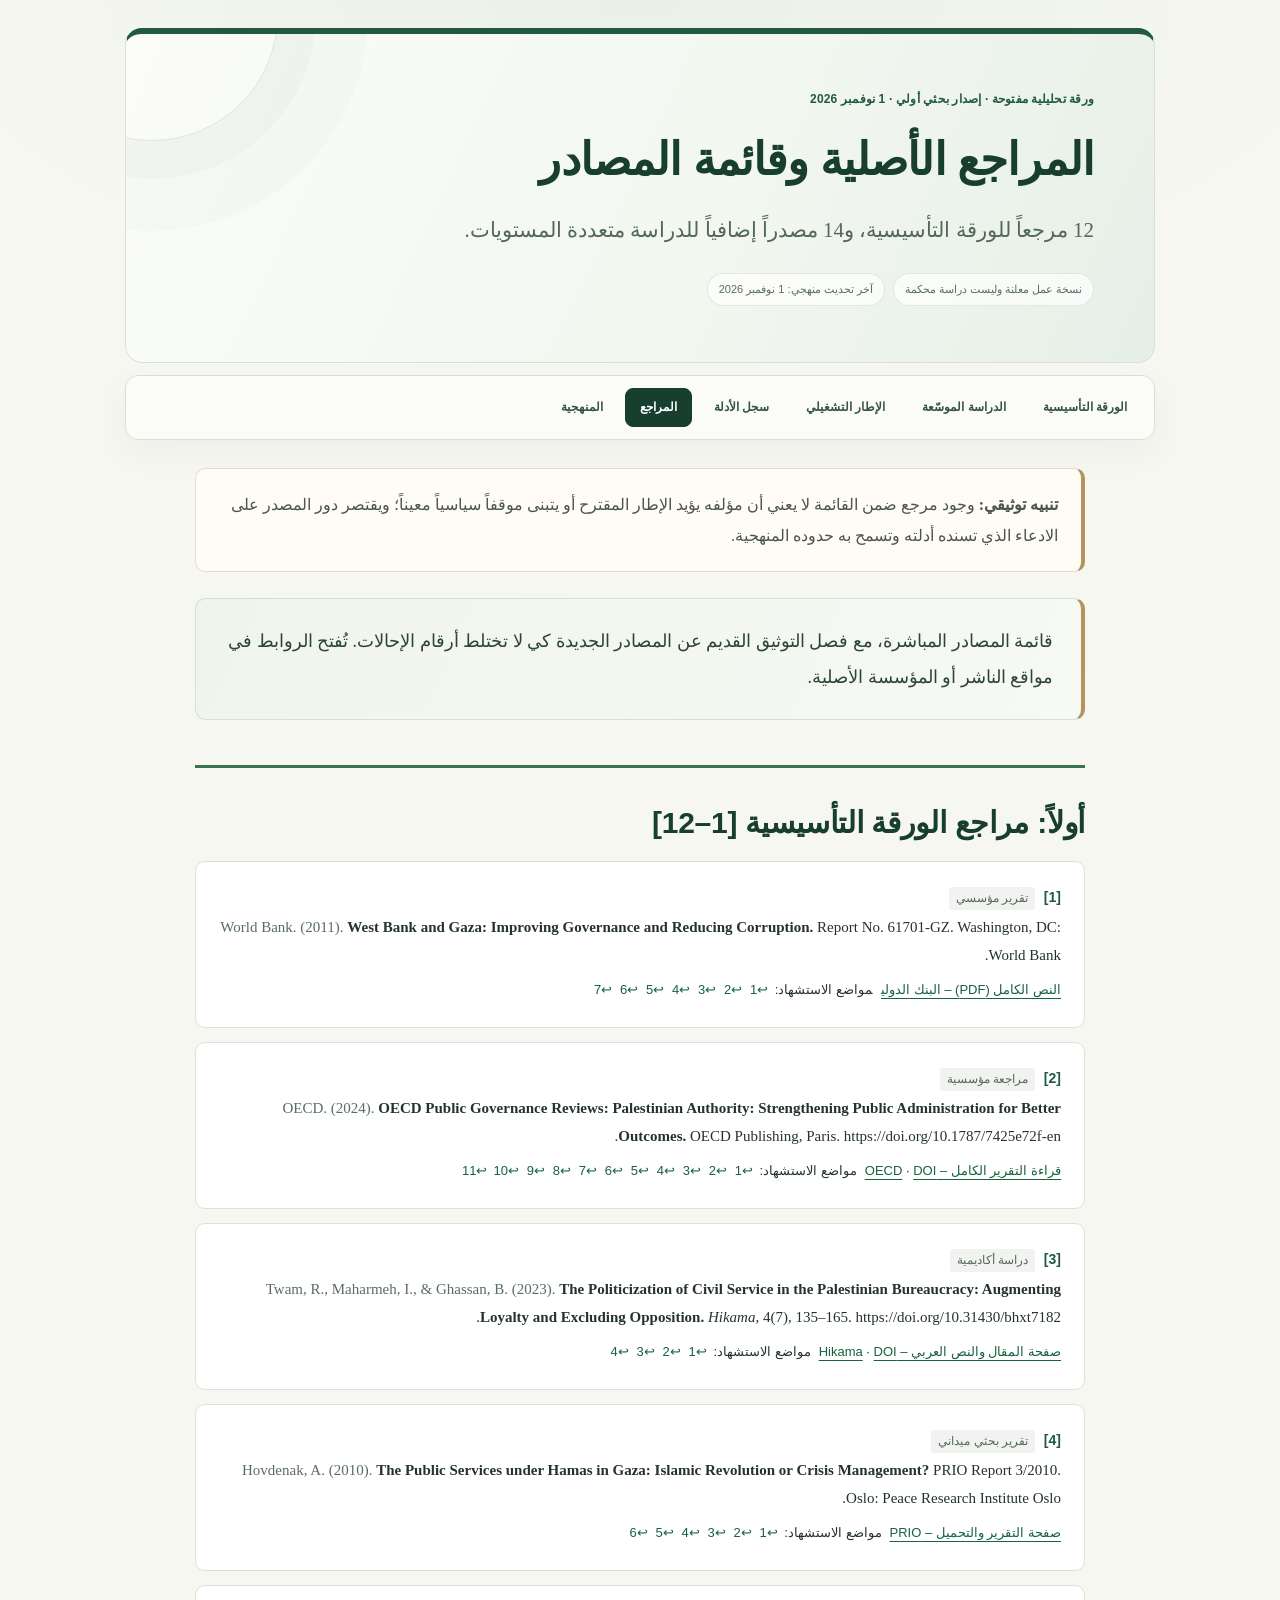
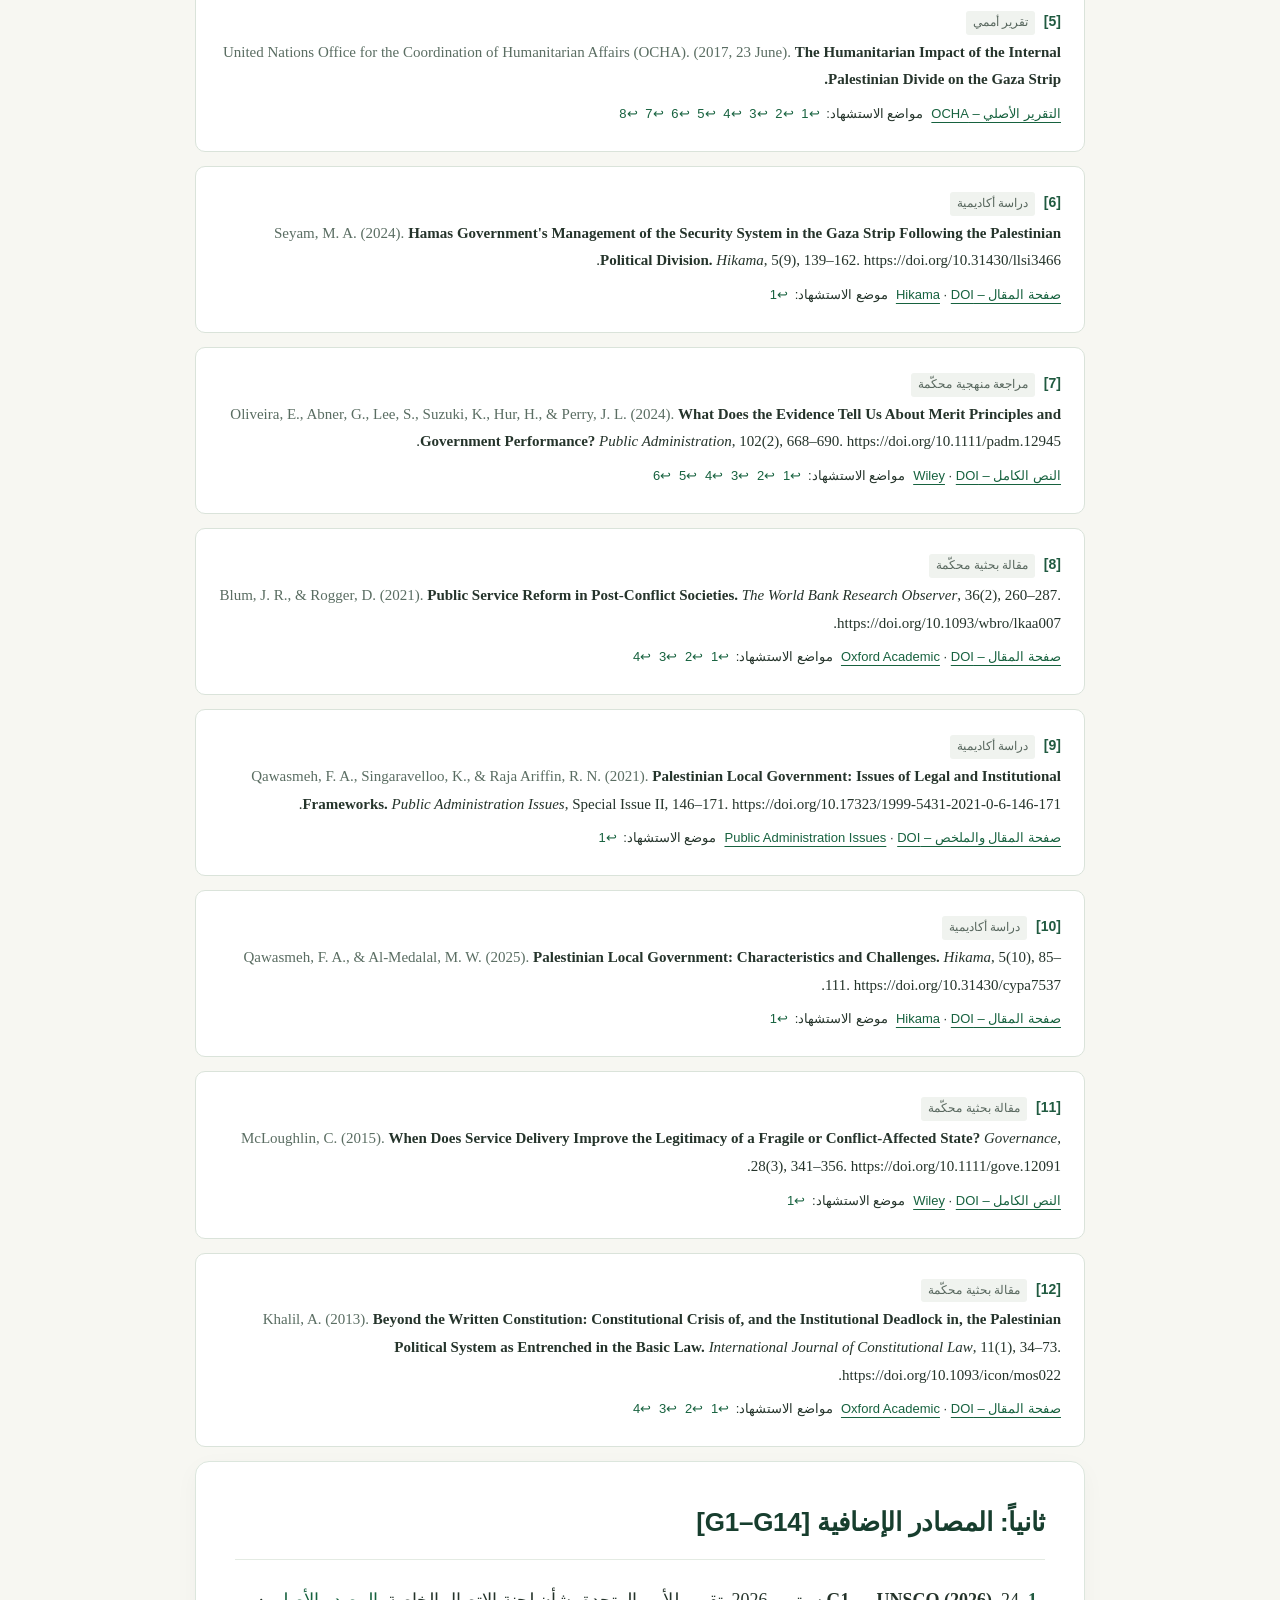
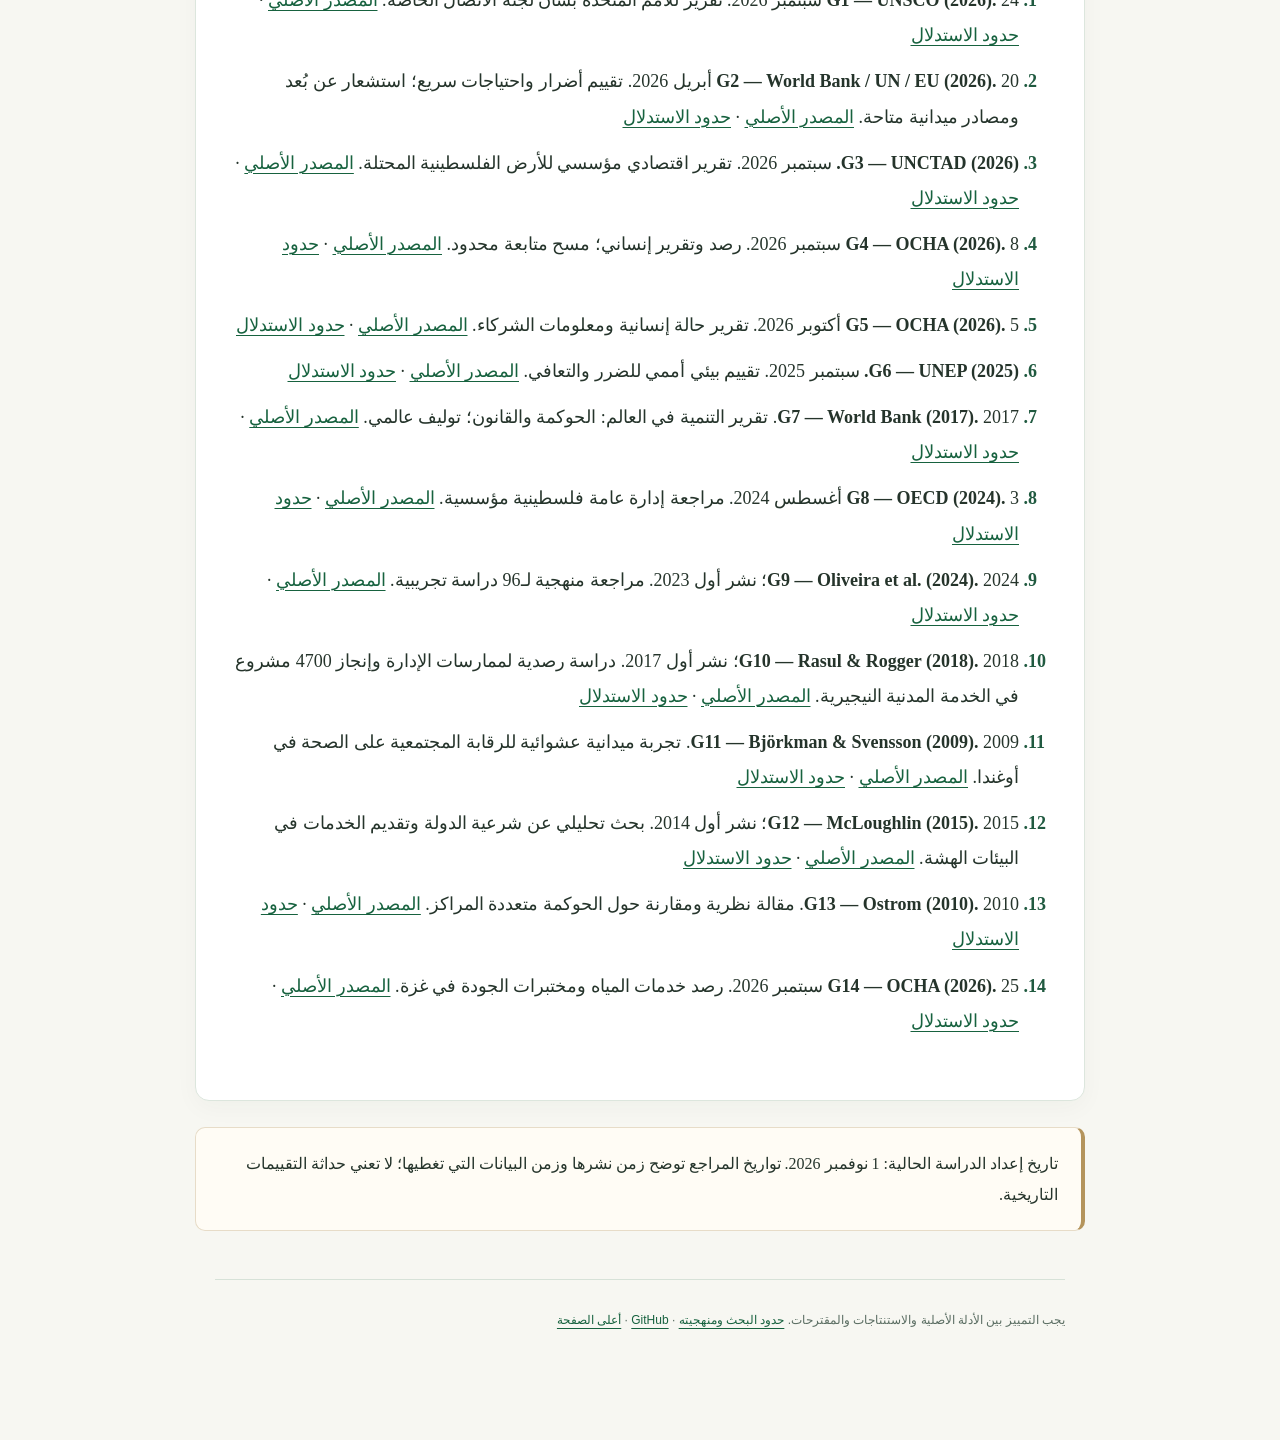
<file: references.html>
<!DOCTYPE html><html lang="ar" dir="rtl"><head>
<meta charset="UTF-8"><meta name="viewport" content="width=device-width, initial-scale=1.0">
<meta name="description" content="12 مرجعاً للورقة التأسيسية، و14 مصدراً إضافياً للدراسة متعددة المستويات."><meta name="color-scheme" content="light">
<meta property="og:type" content="article"><meta property="og:locale" content="ar_AR">
<meta property="og:title" content="المراجع الأصلية وقائمة المصادر">
<title>المراجع الأصلية وقائمة المصادر | غزة – الحوكمة المستدامة</title>
<link rel="stylesheet" href="assets/site.css"></head>
<body class="subpage" id="top"><a class="skip-link" href="#main-content">تجاوز التنقل إلى المحتوى</a><div class="page-shell">
<header class="masthead"><p class="eyebrow">ورقة تحليلية مفتوحة · إصدار بحثي أولي · 1 نوفمبر 2026</p><h1>المراجع الأصلية وقائمة المصادر</h1><p class="subtitle">12 مرجعاً للورقة التأسيسية، و14 مصدراً إضافياً للدراسة متعددة المستويات.</p>
<div class="meta"><span>نسخة عمل معلنة وليست دراسة محكمة</span><span>آخر تحديث منهجي: 1 نوفمبر 2026</span></div></header>
<nav class="site-nav" aria-label="أقسام المشروع">
<a href="index.html">الورقة التأسيسية</a>
<a href="governance.html">الدراسة الموسّعة</a>
<a href="roadmap.html">الإطار التشغيلي</a>
<a href="evidence.html">سجل الأدلة</a>
<a href="references.html" aria-current="page">المراجع</a>
<a href="about.html">المنهجية</a>
</nav><main id="main-content"><article><div class="note"><strong>تنبيه توثيقي:</strong> وجود مرجع ضمن القائمة لا يعني أن مؤلفه يؤيد الإطار المقترح أو يتبنى موقفاً سياسياً معيناً؛ ويقتصر دور المصدر على الادعاء الذي تسنده أدلته وتسمح به حدوده المنهجية.</div><div class="intro-panel">قائمة المصادر المباشرة، مع فصل التوثيق القديم عن المصادر الجديدة كي لا تختلط أرقام الإحالات. تُفتح الروابط في مواقع الناشر أو المؤسسة الأصلية.</div>
<section class="references"><h2>أولاً: مراجع الورقة التأسيسية [1–12]</h2>
<ol class="ref-list">
          <li id="ref-1">
            <span class="ref-number">[1]</span><span class="ref-type">تقرير مؤسسي</span><br>
            <span class="ref-meta">World Bank. (2011).</span> <span class="ref-title">West Bank and Gaza: Improving Governance and Reducing Corruption.</span> Report No. 61701-GZ. Washington, DC: World Bank.
            <div class="ref-links"><a href="https://openknowledge.worldbank.org/bitstreams/339f9942-7ead-5880-8ef5-44076d7ec8f2/download" target="_blank" rel="noopener noreferrer">النص الكامل (PDF) – البنك الدولي</a><span class="backlinks">مواضع الاستشهاد: <a href="index.html#c1-1">↩1</a><a href="index.html#c1-2">↩2</a><a href="index.html#c1-3">↩3</a><a href="index.html#c1-4">↩4</a><a href="index.html#c1-5">↩5</a><a href="index.html#c1-6">↩6</a><a href="index.html#c1-7">↩7</a></span></div>
          </li>
          <li id="ref-2">
            <span class="ref-number">[2]</span><span class="ref-type">مراجعة مؤسسية</span><br>
            <span class="ref-meta">OECD. (2024).</span> <span class="ref-title">OECD Public Governance Reviews: Palestinian Authority: Strengthening Public Administration for Better Outcomes.</span> OECD Publishing, Paris. https://doi.org/10.1787/7425e72f-en.
            <div class="ref-links"><a href="https://www.oecd.org/en/publications/oecd-public-governance-reviews-palestinian-authority_7425e72f-en/full-report.html" target="_blank" rel="noopener noreferrer">قراءة التقرير الكامل – OECD</a> · <a href="https://doi.org/10.1787/7425e72f-en" target="_blank" rel="noopener noreferrer">DOI</a><span class="backlinks">مواضع الاستشهاد: <a href="index.html#c2-1">↩1</a><a href="index.html#c2-2">↩2</a><a href="index.html#c2-3">↩3</a><a href="index.html#c2-4">↩4</a><a href="index.html#c2-5">↩5</a><a href="index.html#c2-6">↩6</a><a href="index.html#c2-7">↩7</a><a href="index.html#c2-8">↩8</a><a href="index.html#c2-9">↩9</a><a href="index.html#c2-10">↩10</a><a href="index.html#c2-11">↩11</a></span></div>
          </li>
          <li id="ref-3">
            <span class="ref-number">[3]</span><span class="ref-type">دراسة أكاديمية</span><br>
            <span class="ref-meta">Twam, R., Maharmeh, I., &amp; Ghassan, B. (2023).</span> <span class="ref-title">The Politicization of Civil Service in the Palestinian Bureaucracy: Augmenting Loyalty and Excluding Opposition.</span> <em>Hikama</em>, 4(7), 135–165. https://doi.org/10.31430/bhxt7182.
            <div class="ref-links"><a href="https://ojs.acrps.ai/index.php/hikama/en/article/view/issue007-art07" target="_blank" rel="noopener noreferrer">صفحة المقال والنص العربي – Hikama</a> · <a href="https://doi.org/10.31430/bhxt7182" target="_blank" rel="noopener noreferrer">DOI</a><span class="backlinks">مواضع الاستشهاد: <a href="index.html#c3-1">↩1</a><a href="index.html#c3-2">↩2</a><a href="index.html#c3-3">↩3</a><a href="index.html#c3-4">↩4</a></span></div>
          </li>
          <li id="ref-4">
            <span class="ref-number">[4]</span><span class="ref-type">تقرير بحثي ميداني</span><br>
            <span class="ref-meta">Hovdenak, A. (2010).</span> <span class="ref-title">The Public Services under Hamas in Gaza: Islamic Revolution or Crisis Management?</span> PRIO Report 3/2010. Oslo: Peace Research Institute Oslo.
            <div class="ref-links"><a href="https://www.prio.org/publications/7374" target="_blank" rel="noopener noreferrer">صفحة التقرير والتحميل – PRIO</a><span class="backlinks">مواضع الاستشهاد: <a href="index.html#c4-1">↩1</a><a href="index.html#c4-2">↩2</a><a href="index.html#c4-3">↩3</a><a href="index.html#c4-4">↩4</a><a href="index.html#c4-5">↩5</a><a href="index.html#c4-6">↩6</a></span></div>
          </li>
          <li id="ref-5">
            <span class="ref-number">[5]</span><span class="ref-type">تقرير أممي</span><br>
            <span class="ref-meta">United Nations Office for the Coordination of Humanitarian Affairs (OCHA). (2017, 23 June).</span> <span class="ref-title">The Humanitarian Impact of the Internal Palestinian Divide on the Gaza Strip.</span>
            <div class="ref-links"><a href="https://www.ochaopt.org/content/humanitarian-impact-internal-palestinian-divide-gaza-strip-june-2017" target="_blank" rel="noopener noreferrer">التقرير الأصلي – OCHA</a><span class="backlinks">مواضع الاستشهاد: <a href="index.html#c5-1">↩1</a><a href="index.html#c5-2">↩2</a><a href="index.html#c5-3">↩3</a><a href="index.html#c5-4">↩4</a><a href="index.html#c5-5">↩5</a><a href="index.html#c5-6">↩6</a><a href="index.html#c5-7">↩7</a><a href="index.html#c5-8">↩8</a></span></div>
          </li>
          <li id="ref-6">
            <span class="ref-number">[6]</span><span class="ref-type">دراسة أكاديمية</span><br>
            <span class="ref-meta">Seyam, M. A. (2024).</span> <span class="ref-title">Hamas Government's Management of the Security System in the Gaza Strip Following the Palestinian Political Division.</span> <em>Hikama</em>, 5(9), 139–162. https://doi.org/10.31430/llsi3466.
            <div class="ref-links"><a href="https://ojs.acrps.ai/index.php/hikama/en/article/view/issue009-art06" target="_blank" rel="noopener noreferrer">صفحة المقال – Hikama</a> · <a href="https://doi.org/10.31430/llsi3466" target="_blank" rel="noopener noreferrer">DOI</a><span class="backlinks">موضع الاستشهاد: <a href="index.html#c6-1">↩1</a></span></div>
          </li>
          <li id="ref-7">
            <span class="ref-number">[7]</span><span class="ref-type">مراجعة منهجية محكّمة</span><br>
            <span class="ref-meta">Oliveira, E., Abner, G., Lee, S., Suzuki, K., Hur, H., &amp; Perry, J. L. (2024).</span> <span class="ref-title">What Does the Evidence Tell Us About Merit Principles and Government Performance?</span> <em>Public Administration</em>, 102(2), 668–690. https://doi.org/10.1111/padm.12945.
            <div class="ref-links"><a href="https://onlinelibrary.wiley.com/doi/full/10.1111/padm.12945" target="_blank" rel="noopener noreferrer">النص الكامل – Wiley</a> · <a href="https://doi.org/10.1111/padm.12945" target="_blank" rel="noopener noreferrer">DOI</a><span class="backlinks">مواضع الاستشهاد: <a href="index.html#c7-1">↩1</a><a href="index.html#c7-2">↩2</a><a href="index.html#c7-3">↩3</a><a href="index.html#c7-4">↩4</a><a href="index.html#c7-5">↩5</a><a href="index.html#c7-6">↩6</a></span></div>
          </li>
          <li id="ref-8">
            <span class="ref-number">[8]</span><span class="ref-type">مقالة بحثية محكّمة</span><br>
            <span class="ref-meta">Blum, J. R., &amp; Rogger, D. (2021).</span> <span class="ref-title">Public Service Reform in Post-Conflict Societies.</span> <em>The World Bank Research Observer</em>, 36(2), 260–287. https://doi.org/10.1093/wbro/lkaa007.
            <div class="ref-links"><a href="https://academic.oup.com/wbro/article/36/2/260/6047415" target="_blank" rel="noopener noreferrer">صفحة المقال – Oxford Academic</a> · <a href="https://doi.org/10.1093/wbro/lkaa007" target="_blank" rel="noopener noreferrer">DOI</a><span class="backlinks">مواضع الاستشهاد: <a href="index.html#c8-1">↩1</a><a href="index.html#c8-2">↩2</a><a href="index.html#c8-3">↩3</a><a href="index.html#c8-4">↩4</a></span></div>
          </li>
          <li id="ref-9">
            <span class="ref-number">[9]</span><span class="ref-type">دراسة أكاديمية</span><br>
            <span class="ref-meta">Qawasmeh, F. A., Singaravelloo, K., &amp; Raja Ariffin, R. N. (2021).</span> <span class="ref-title">Palestinian Local Government: Issues of Legal and Institutional Frameworks.</span> <em>Public Administration Issues</em>, Special Issue II, 146–171. https://doi.org/10.17323/1999-5431-2021-0-6-146-171.
            <div class="ref-links"><a href="https://vgmu.hse.ru/en/article/view/25045" target="_blank" rel="noopener noreferrer">صفحة المقال والملخص – Public Administration Issues</a> · <a href="https://doi.org/10.17323/1999-5431-2021-0-6-146-171" target="_blank" rel="noopener noreferrer">DOI</a><span class="backlinks">موضع الاستشهاد: <a href="index.html#c9-1">↩1</a></span></div>
          </li>
          <li id="ref-10">
            <span class="ref-number">[10]</span><span class="ref-type">دراسة أكاديمية</span><br>
            <span class="ref-meta">Qawasmeh, F. A., &amp; Al-Medalal, M. W. (2025).</span> <span class="ref-title">Palestinian Local Government: Characteristics and Challenges.</span> <em>Hikama</em>, 5(10), 85–111. https://doi.org/10.31430/cypa7537.
            <div class="ref-links"><a href="https://ojs.acrps.ai/index.php/hikama/en/article/view/issue010-art05" target="_blank" rel="noopener noreferrer">صفحة المقال – Hikama</a> · <a href="https://doi.org/10.31430/cypa7537" target="_blank" rel="noopener noreferrer">DOI</a><span class="backlinks">موضع الاستشهاد: <a href="index.html#c10-1">↩1</a></span></div>
          </li>
          <li id="ref-11">
            <span class="ref-number">[11]</span><span class="ref-type">مقالة بحثية محكّمة</span><br>
            <span class="ref-meta">McLoughlin, C. (2015).</span> <span class="ref-title">When Does Service Delivery Improve the Legitimacy of a Fragile or Conflict-Affected State?</span> <em>Governance</em>, 28(3), 341–356. https://doi.org/10.1111/gove.12091.
            <div class="ref-links"><a href="https://onlinelibrary.wiley.com/doi/full/10.1111/gove.12091" target="_blank" rel="noopener noreferrer">النص الكامل – Wiley</a> · <a href="https://doi.org/10.1111/gove.12091" target="_blank" rel="noopener noreferrer">DOI</a><span class="backlinks">موضع الاستشهاد: <a href="index.html#c11-1">↩1</a></span></div>
          </li>
          <li id="ref-12">
            <span class="ref-number">[12]</span><span class="ref-type">مقالة بحثية محكّمة</span><br>
            <span class="ref-meta">Khalil, A. (2013).</span> <span class="ref-title">Beyond the Written Constitution: Constitutional Crisis of, and the Institutional Deadlock in, the Palestinian Political System as Entrenched in the Basic Law.</span> <em>International Journal of Constitutional Law</em>, 11(1), 34–73. https://doi.org/10.1093/icon/mos022.
            <div class="ref-links"><a href="https://academic.oup.com/icon/article/11/1/34/776154" target="_blank" rel="noopener noreferrer">صفحة المقال – Oxford Academic</a> · <a href="https://doi.org/10.1093/icon/mos022" target="_blank" rel="noopener noreferrer">DOI</a><span class="backlinks">مواضع الاستشهاد: <a href="index.html#c12-1">↩1</a><a href="index.html#c12-2">↩2</a><a href="index.html#c12-3">↩3</a><a href="index.html#c12-4">↩4</a></span></div>
          </li>
        </ol></section>
<section class="content-panel"><h2>ثانياً: المصادر الإضافية [G1–G14]</h2><ol><li><strong>G1 — UNSCO (2026).</strong> 24 سبتمبر 2026. تقرير للأمم المتحدة بشأن لجنة الاتصال الخاصة. <a href="https://www.un.org/unispal/document/unsco-report-to-the-ad-hoc-liaison-committee-september-2026/" target="_blank" rel="noopener noreferrer">المصدر الأصلي</a> · <a href="evidence.html#G1">حدود الاستدلال</a></li>
<li><strong>G2 — World Bank / UN / EU (2026).</strong> 20 أبريل 2026. تقييم أضرار واحتياجات سريع؛ استشعار عن بُعد ومصادر ميدانية متاحة. <a href="https://thedocs.worldbank.org/en/doc/e539cbf23b348c3d4fc69b8a7e9c9d7d-0280062026/" target="_blank" rel="noopener noreferrer">المصدر الأصلي</a> · <a href="evidence.html#G2">حدود الاستدلال</a></li>
<li><strong>G3 — UNCTAD (2026).</strong> سبتمبر 2026. تقرير اقتصادي مؤسسي للأرض الفلسطينية المحتلة. <a href="https://unctad.org/publication/report-unctad-assistance-palestinian-people-developments-economy-occupied-palestinian" target="_blank" rel="noopener noreferrer">المصدر الأصلي</a> · <a href="evidence.html#G3">حدود الاستدلال</a></li>
<li><strong>G4 — OCHA (2026).</strong> 8 سبتمبر 2026. رصد وتقرير إنساني؛ مسح متابعة محدود. <a href="https://www.ochaopt.org/content/humanitarian-situation-report-4-september-2026" target="_blank" rel="noopener noreferrer">المصدر الأصلي</a> · <a href="evidence.html#G4">حدود الاستدلال</a></li>
<li><strong>G5 — OCHA (2026).</strong> 5 أكتوبر 2026. تقرير حالة إنسانية ومعلومات الشركاء. <a href="https://www.ochaopt.org/content/humanitarian-situation-report-2-october-2026" target="_blank" rel="noopener noreferrer">المصدر الأصلي</a> · <a href="evidence.html#G5">حدود الاستدلال</a></li>
<li><strong>G6 — UNEP (2025).</strong> سبتمبر 2025. تقييم بيئي أممي للضرر والتعافي. <a href="https://wedocs.unep.org/items/7aa1738b-c460-499b-9227-5818dbac66bc" target="_blank" rel="noopener noreferrer">المصدر الأصلي</a> · <a href="evidence.html#G6">حدود الاستدلال</a></li>
<li><strong>G7 — World Bank (2017).</strong> 2017. تقرير التنمية في العالم: الحوكمة والقانون؛ توليف عالمي. <a href="https://www.worldbank.org/en/publication/wdr2017" target="_blank" rel="noopener noreferrer">المصدر الأصلي</a> · <a href="evidence.html#G7">حدود الاستدلال</a></li>
<li><strong>G8 — OECD (2024).</strong> 3 أغسطس 2024. مراجعة إدارة عامة فلسطينية مؤسسية. <a href="https://www.oecd.org/en/publications/oecd-public-governance-reviews-palestinian-authority_7425e72f-en.html" target="_blank" rel="noopener noreferrer">المصدر الأصلي</a> · <a href="evidence.html#G8">حدود الاستدلال</a></li>
<li><strong>G9 — Oliveira et al. (2024).</strong> 2024؛ نشر أول 2023. مراجعة منهجية لـ96 دراسة تجريبية. <a href="https://doi.org/10.1111/padm.12945" target="_blank" rel="noopener noreferrer">المصدر الأصلي</a> · <a href="evidence.html#G9">حدود الاستدلال</a></li>
<li><strong>G10 — Rasul &amp; Rogger (2018).</strong> 2018؛ نشر أول 2017. دراسة رصدية لممارسات الإدارة وإنجاز 4700 مشروع في الخدمة المدنية النيجيرية. <a href="https://doi.org/10.1111/ecoj.12418" target="_blank" rel="noopener noreferrer">المصدر الأصلي</a> · <a href="evidence.html#G10">حدود الاستدلال</a></li>
<li><strong>G11 — Björkman &amp; Svensson (2009).</strong> 2009. تجربة ميدانية عشوائية للرقابة المجتمعية على الصحة في أوغندا. <a href="https://doi.org/10.1162/qjec.2009.124.2.735" target="_blank" rel="noopener noreferrer">المصدر الأصلي</a> · <a href="evidence.html#G11">حدود الاستدلال</a></li>
<li><strong>G12 — McLoughlin (2015).</strong> 2015؛ نشر أول 2014. بحث تحليلي عن شرعية الدولة وتقديم الخدمات في البيئات الهشة. <a href="https://doi.org/10.1111/gove.12091" target="_blank" rel="noopener noreferrer">المصدر الأصلي</a> · <a href="evidence.html#G12">حدود الاستدلال</a></li>
<li><strong>G13 — Ostrom (2010).</strong> 2010. مقالة نظرية ومقارنة حول الحوكمة متعددة المراكز. <a href="https://doi.org/10.1257/aer.100.3.641" target="_blank" rel="noopener noreferrer">المصدر الأصلي</a> · <a href="evidence.html#G13">حدود الاستدلال</a></li>
<li><strong>G14 — OCHA (2026).</strong> 25 سبتمبر 2026. رصد خدمات المياه ومختبرات الجودة في غزة. <a href="https://www.ochaopt.org/content/humanitarian-situation-report-25-september-2026" target="_blank" rel="noopener noreferrer">المصدر الأصلي</a> · <a href="evidence.html#G14">حدود الاستدلال</a></li></ol></section>
<div class="warning-note">تاريخ إعداد الدراسة الحالية: 1 نوفمبر 2026. تواريخ المراجع توضح زمن نشرها وزمن البيانات التي تغطيها؛ لا تعني حداثة التقييمات التاريخية.</div></article></main>
<footer><p>يجب التمييز بين الأدلة الأصلية والاستنتاجات والمقترحات. <a href="about.html">حدود البحث ومنهجيته</a> · <a href="https://github.com/ibrahimhjkh-bot/gaza-foundational-institutional-capacity">GitHub</a> · <a href="#top">أعلى الصفحة</a></p></footer></div></body></html>
</file>
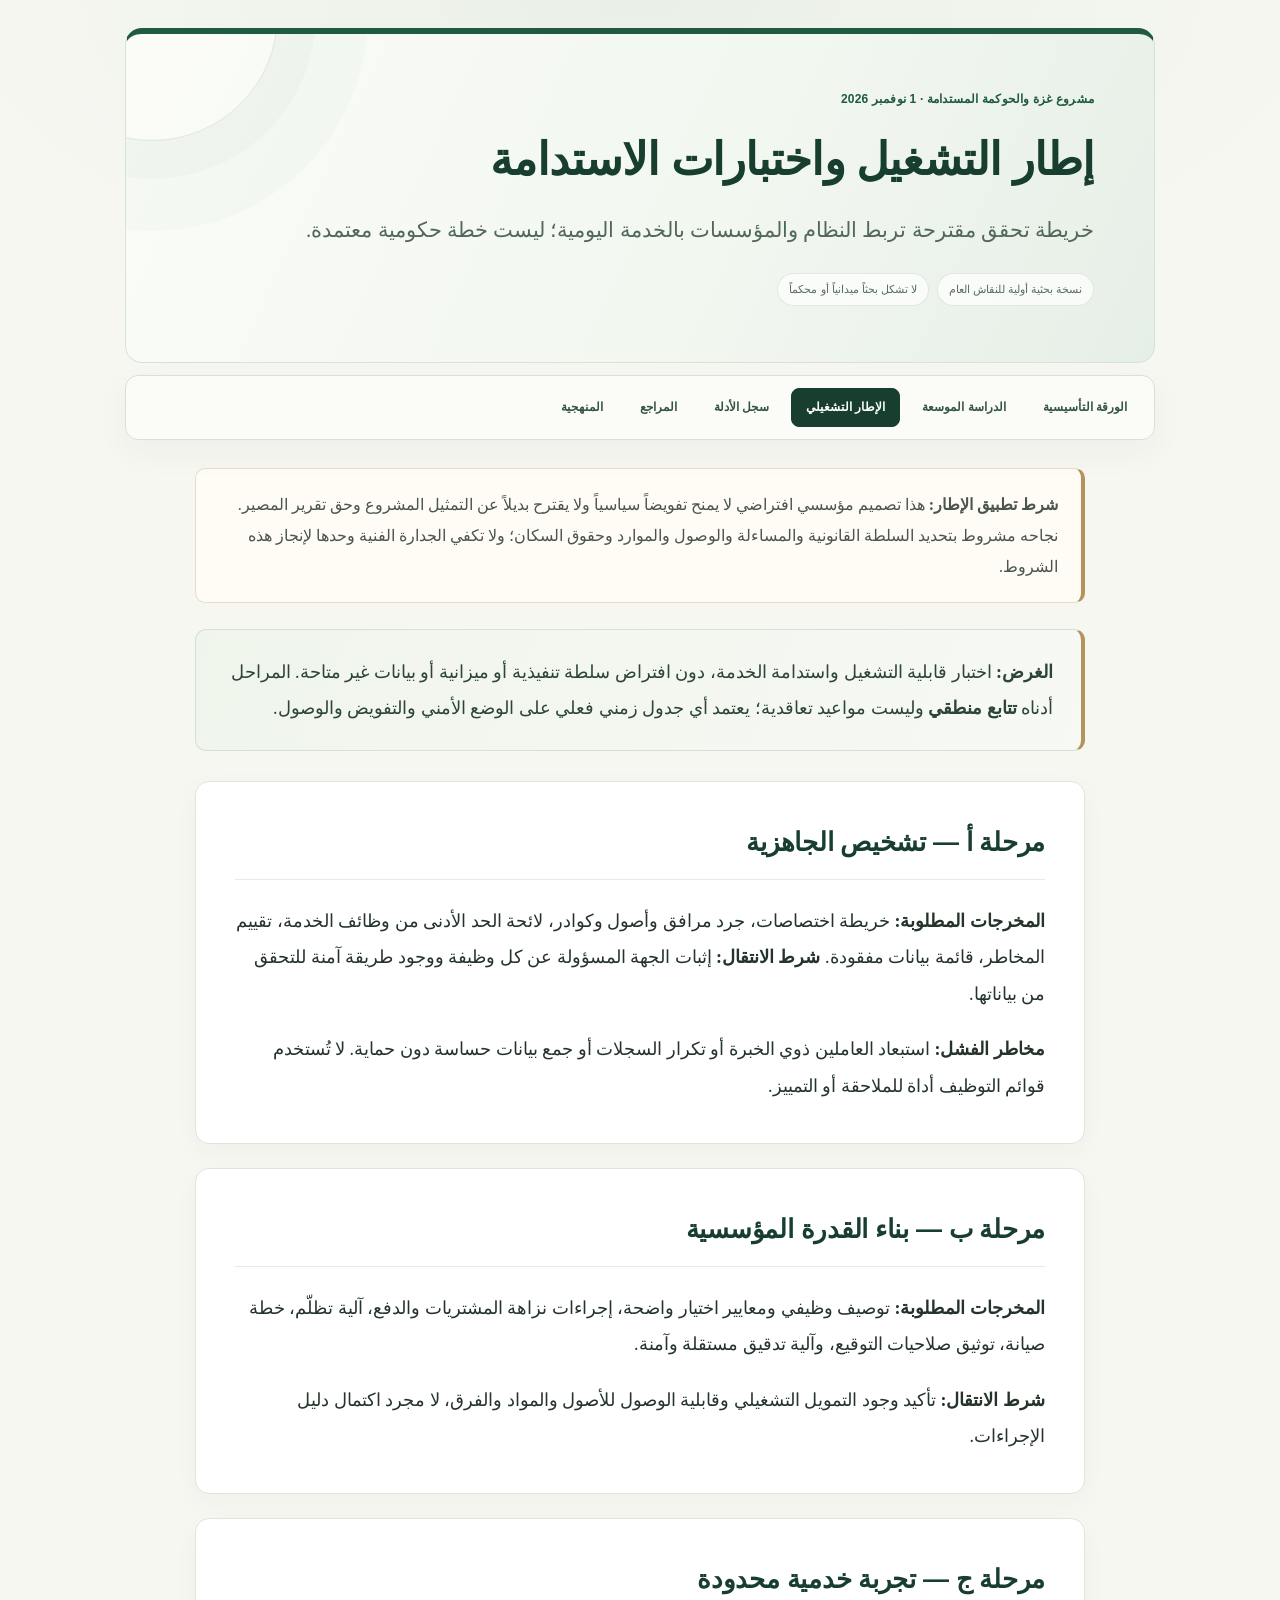
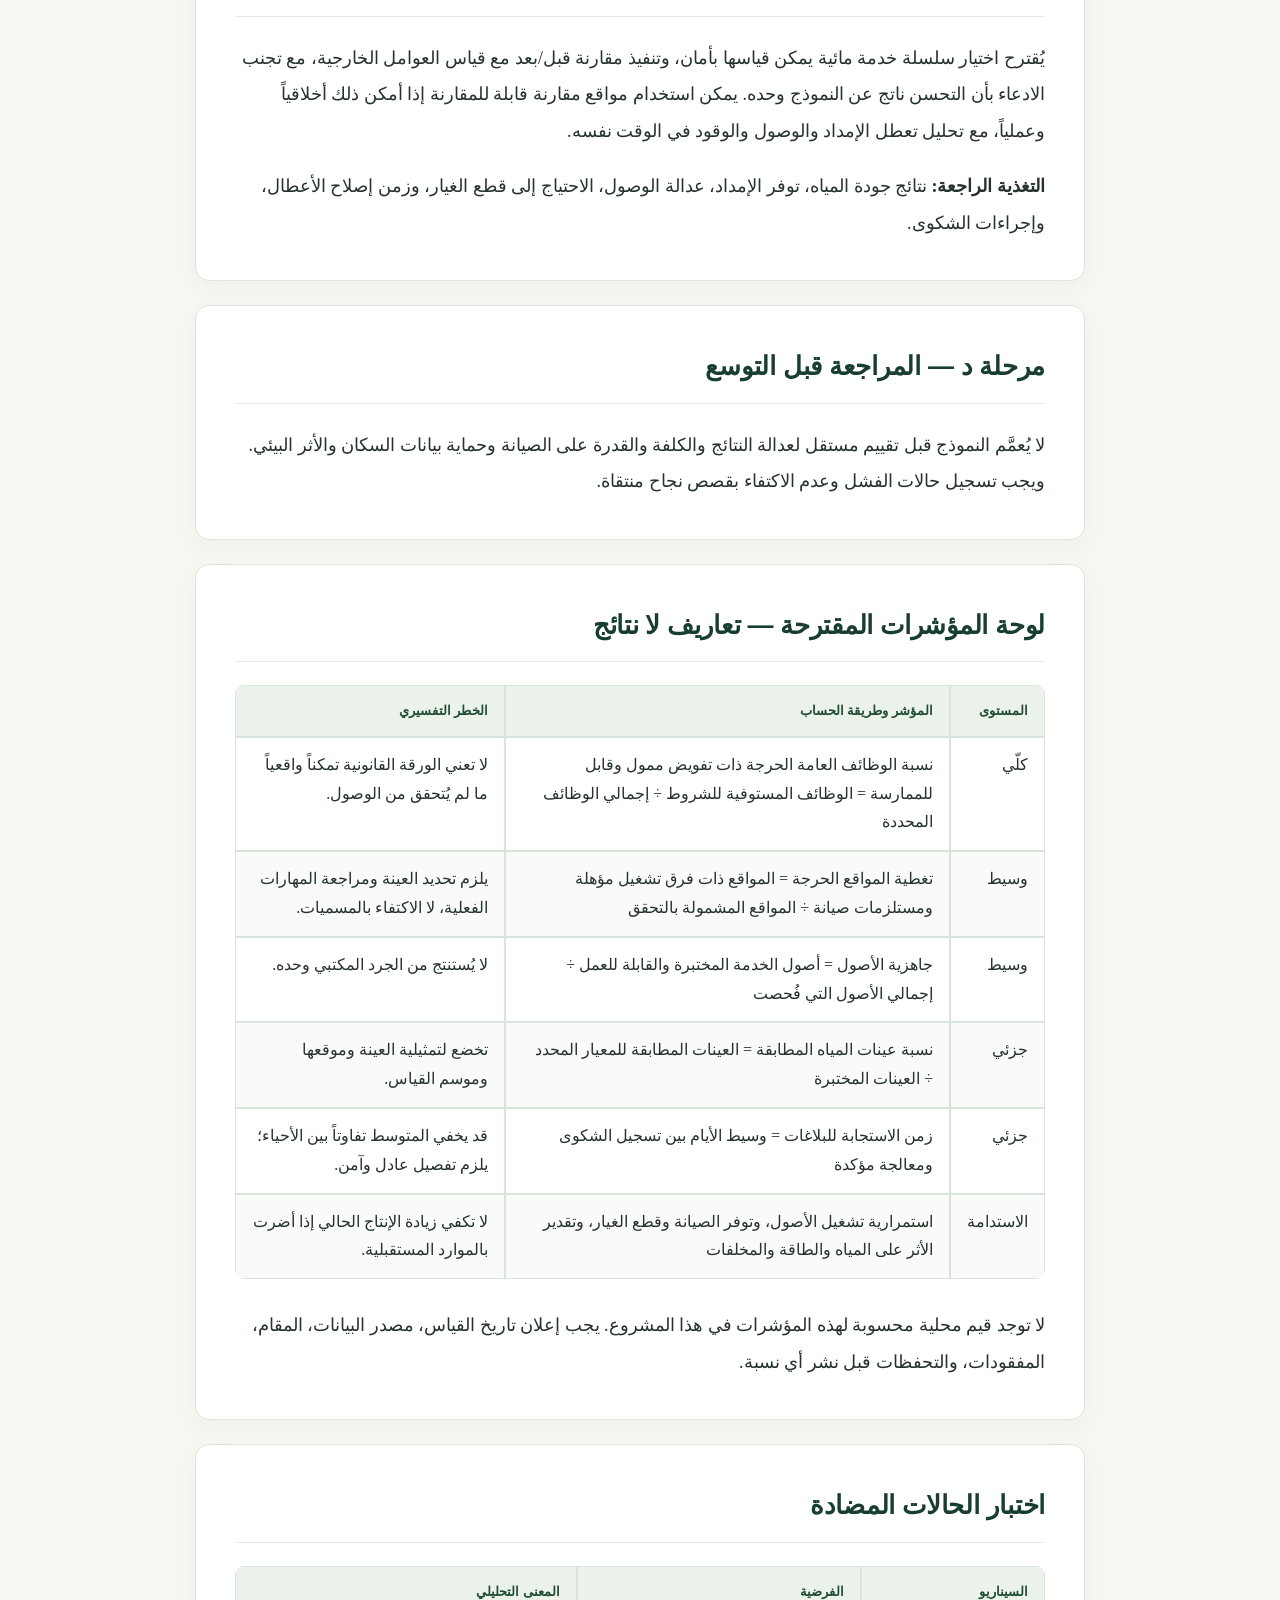
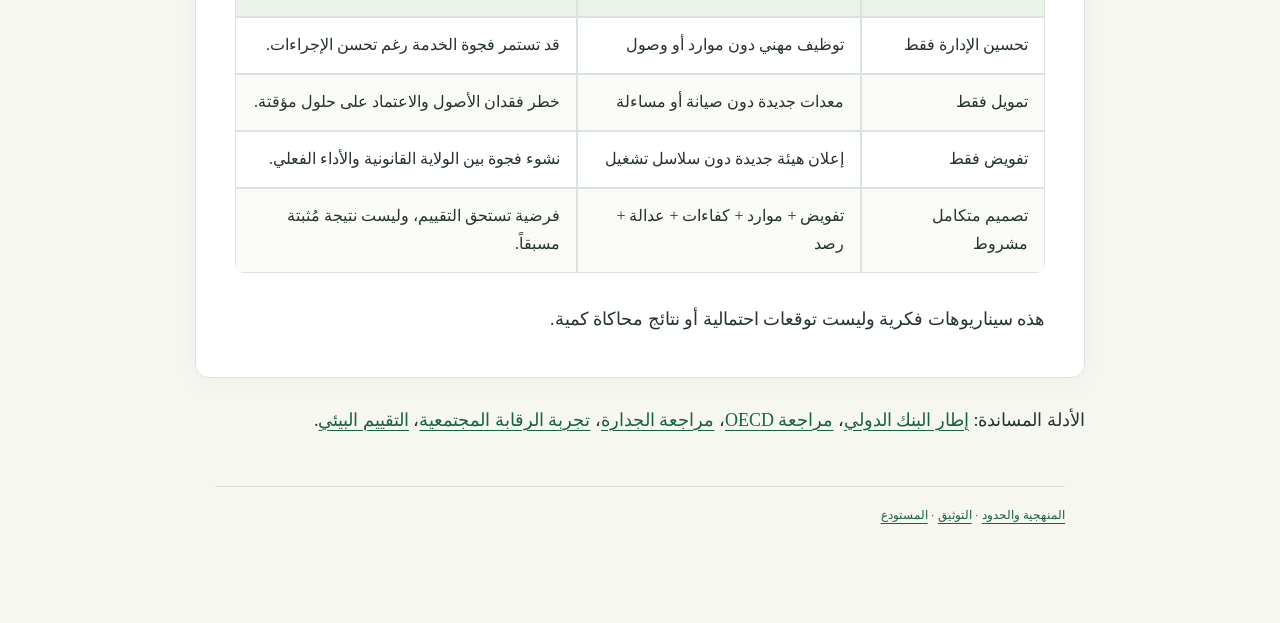
<file: roadmap.html>
<!DOCTYPE html><html lang="ar" dir="rtl"><head><meta charset="UTF-8"><meta name="viewport" content="width=device-width, initial-scale=1.0"><meta name="description" content="خريطة تحقق مقترحة تربط النظام والمؤسسات بالخدمة اليومية؛ ليست خطة حكومية معتمدة."><meta property="og:type" content="article"><meta property="og:locale" content="ar_AR"><meta property="og:title" content="إطار التشغيل واختبارات الاستدامة"><title>إطار التشغيل واختبارات الاستدامة | غزة: الحوكمة المستدامة</title><link rel="stylesheet" href="assets/site.css"></head><body class="subpage" id="top"><a class="skip-link" href="#main-content">تجاوز التنقل إلى المحتوى</a><div class="page-shell"><header class="masthead"><p class="eyebrow">مشروع غزة والحوكمة المستدامة · 1 نوفمبر 2026</p><h1>إطار التشغيل واختبارات الاستدامة</h1><p class="subtitle">خريطة تحقق مقترحة تربط النظام والمؤسسات بالخدمة اليومية؛ ليست خطة حكومية معتمدة.</p><div class="meta"><span>نسخة بحثية أولية للنقاش العام</span><span>لا تشكل بحثاً ميدانياً أو محكماً</span></div></header><nav class="site-nav" aria-label="أقسام المشروع"><a href="index.html">الورقة التأسيسية</a><a href="governance.html">الدراسة الموسعة</a><a href="roadmap.html" aria-current="page">الإطار التشغيلي</a><a href="evidence.html">سجل الأدلة</a><a href="references.html">المراجع</a><a href="about.html">المنهجية</a></nav><main id="main-content"><article><div class="note"><strong>شرط تطبيق الإطار:</strong> هذا تصميم مؤسسي افتراضي لا يمنح تفويضاً سياسياً ولا يقترح بديلاً عن التمثيل المشروع وحق تقرير المصير. نجاحه مشروط بتحديد السلطة القانونية والمساءلة والوصول والموارد وحقوق السكان؛ ولا تكفي الجدارة الفنية وحدها لإنجاز هذه الشروط.</div><div class="intro-panel"><strong>الغرض:</strong> اختبار قابلية التشغيل واستدامة الخدمة، دون افتراض سلطة تنفيذية أو ميزانية أو بيانات غير متاحة. المراحل أدناه <strong>تتابع منطقي</strong> وليست مواعيد تعاقدية؛ يعتمد أي جدول زمني فعلي على الوضع الأمني والتفويض والوصول.</div>
<section id="stage1" class="content-panel"><h2>مرحلة أ — تشخيص الجاهزية</h2><p><strong>المخرجات المطلوبة:</strong> خريطة اختصاصات، جرد مرافق وأصول وكوادر، لائحة الحد الأدنى من وظائف الخدمة، تقييم المخاطر، قائمة بيانات مفقودة. <strong>شرط الانتقال:</strong> إثبات الجهة المسؤولة عن كل وظيفة ووجود طريقة آمنة للتحقق من بياناتها.</p><p><strong>مخاطر الفشل:</strong> استبعاد العاملين ذوي الخبرة أو تكرار السجلات أو جمع بيانات حساسة دون حماية. لا تُستخدم قوائم التوظيف أداة للملاحقة أو التمييز.</p></section>
<section id="stage2" class="content-panel"><h2>مرحلة ب — بناء القدرة المؤسسية</h2><p><strong>المخرجات المطلوبة:</strong> توصيف وظيفي ومعايير اختيار واضحة، إجراءات نزاهة المشتريات والدفع، آلية تظلّم، خطة صيانة، توثيق صلاحيات التوقيع، وآلية تدقيق مستقلة وآمنة.</p><p><strong>شرط الانتقال:</strong> تأكيد وجود التمويل التشغيلي وقابلية الوصول للأصول والمواد والفرق، لا مجرد اكتمال دليل الإجراءات.</p></section>
<section id="stage3" class="content-panel"><h2>مرحلة ج — تجربة خدمية محدودة</h2><p>يُقترح اختيار سلسلة خدمة مائية يمكن قياسها بأمان، وتنفيذ مقارنة قبل/بعد مع قياس العوامل الخارجية، مع تجنب الادعاء بأن التحسن ناتج عن النموذج وحده. يمكن استخدام مواقع مقارنة قابلة للمقارنة إذا أمكن ذلك أخلاقياً وعملياً، مع تحليل تعطل الإمداد والوصول والوقود في الوقت نفسه.</p><p><strong>التغذية الراجعة:</strong> نتائج جودة المياه، توفر الإمداد، عدالة الوصول، الاحتياج إلى قطع الغيار، وزمن إصلاح الأعطال، وإجراءات الشكوى.</p></section>
<section id="stage4" class="content-panel"><h2>مرحلة د — المراجعة قبل التوسع</h2><p>لا يُعمَّم النموذج قبل تقييم مستقل لعدالة النتائج والكلفة والقدرة على الصيانة وحماية بيانات السكان والأثر البيئي. ويجب تسجيل حالات الفشل وعدم الاكتفاء بقصص نجاح منتقاة.</p></section>
<section id="indicators" class="content-panel"><h2>لوحة المؤشرات المقترحة — تعاريف لا نتائج</h2><div class="table-scroll" role="region" tabindex="0" aria-label="جدول بيانات قابل للتمرير أفقياً"><table class="metrics"><thead><tr><th>المستوى</th><th>المؤشر وطريقة الحساب</th><th>الخطر التفسيري</th></tr></thead><tbody>
<tr><td>كلّي</td><td>نسبة الوظائف العامة الحرجة ذات تفويض ممول وقابل للممارسة = الوظائف المستوفية للشروط ÷ إجمالي الوظائف المحددة</td><td>لا تعني الورقة القانونية تمكناً واقعياً ما لم يُتحقق من الوصول.</td></tr>
<tr><td>وسيط</td><td>تغطية المواقع الحرجة = المواقع ذات فرق تشغيل مؤهلة ومستلزمات صيانة ÷ المواقع المشمولة بالتحقق</td><td>يلزم تحديد العينة ومراجعة المهارات الفعلية، لا الاكتفاء بالمسميات.</td></tr>
<tr><td>وسيط</td><td>جاهزية الأصول = أصول الخدمة المختبرة والقابلة للعمل ÷ إجمالي الأصول التي فُحصت</td><td>لا يُستنتج من الجرد المكتبي وحده.</td></tr>
<tr><td>جزئي</td><td>نسبة عينات المياه المطابقة = العينات المطابقة للمعيار المحدد ÷ العينات المختبرة</td><td>تخضع لتمثيلية العينة وموقعها وموسم القياس.</td></tr>
<tr><td>جزئي</td><td>زمن الاستجابة للبلاغات = وسيط الأيام بين تسجيل الشكوى ومعالجة مؤكدة</td><td>قد يخفي المتوسط تفاوتاً بين الأحياء؛ يلزم تفصيل عادل وآمن.</td></tr>
<tr><td>الاستدامة</td><td>استمرارية تشغيل الأصول، وتوفر الصيانة وقطع الغيار، وتقدير الأثر على المياه والطاقة والمخلفات</td><td>لا تكفي زيادة الإنتاج الحالي إذا أضرت بالموارد المستقبلية.</td></tr>
</tbody></table></div><p>لا توجد قيم محلية محسوبة لهذه المؤشرات في هذا المشروع. يجب إعلان تاريخ القياس، مصدر البيانات، المقام، المفقودات، والتحفظات قبل نشر أي نسبة.</p></section>
<section id="scenarios" class="content-panel"><h2>اختبار الحالات المضادة</h2><div class="table-scroll" role="region" tabindex="0" aria-label="جدول بيانات قابل للتمرير أفقياً"><table class="metrics"><thead><tr><th>السيناريو</th><th>الفرضية</th><th>المعنى التحليلي</th></tr></thead><tbody><tr><td>تحسين الإدارة فقط</td><td>توظيف مهني دون موارد أو وصول</td><td>قد تستمر فجوة الخدمة رغم تحسن الإجراءات.</td></tr><tr><td>تمويل فقط</td><td>معدات جديدة دون صيانة أو مساءلة</td><td>خطر فقدان الأصول والاعتماد على حلول مؤقتة.</td></tr><tr><td>تفويض فقط</td><td>إعلان هيئة جديدة دون سلاسل تشغيل</td><td>نشوء فجوة بين الولاية القانونية والأداء الفعلي.</td></tr><tr><td>تصميم متكامل مشروط</td><td>تفويض + موارد + كفاءات + عدالة + رصد</td><td>فرضية تستحق التقييم، وليست نتيجة مُثبتة مسبقاً.</td></tr></tbody></table></div><p>هذه سيناريوهات فكرية وليست توقعات احتمالية أو نتائج محاكاة كمية.</p></section>
<p>الأدلة المساندة: <a href="evidence.html#G7">إطار البنك الدولي</a>، <a href="evidence.html#G8">مراجعة OECD</a>، <a href="evidence.html#G9">مراجعة الجدارة</a>، <a href="evidence.html#G11">تجربة الرقابة المجتمعية</a>، <a href="evidence.html#G6">التقييم البيئي</a>.</p></article></main><footer><a href="about.html">المنهجية والحدود</a> · <a href="evidence.html">التوثيق</a> · <a href="https://github.com/ibrahimhjkh-bot/gaza-foundational-institutional-capacity">المستودع</a></footer></div></body></html>
</file>
<file: assets/site.css>
:root {
      --ink: #202821;
      --muted: #5f6b62;
      --green: #245b43;
      --green-dark: #183e2e;
      --green-soft: #eaf1eb;
      --paper: #fbfaf6;
      --line: #d9e0d8;
      --link: #176342;
      --accent: #b58b4b;
      --white: #fff;
    }
    * { box-sizing: border-box; }
    html { scroll-behavior: smooth; }
    body {
      margin: 0;
      background: var(--paper);
      color: var(--ink);
      font-family: "Noto Naskh Arabic", "Amiri", "Geeza Pro", "Tahoma", serif;
      line-height: 2.02;
      font-size: 18px;
      text-rendering: optimizeLegibility;
    }
    a { color: var(--link); text-decoration-thickness: 1px; text-underline-offset: 3px; }
    a:hover { color: var(--green-dark); }
    .page-shell { max-width: 1040px; margin: 0 auto; padding: 36px 28px 80px; }
    .masthead {
      border-top: 5px solid var(--green);
      padding-top: 22px;
      margin-bottom: 42px;
    }
    .eyebrow {
      color: var(--green);
      font: 700 13px/1.6 Arial, sans-serif;
      letter-spacing: .08em;
      margin: 0 0 18px;
    }
    h1 {
      color: var(--green-dark);
      font-size: clamp(34px, 5vw, 53px);
      line-height: 1.45;
      font-weight: 800;
      margin: 0 0 8px;
    }
    .subtitle {
      color: #53665a;
      font-size: clamp(19px, 2.3vw, 24px);
      line-height: 1.8;
      margin: 0;
      max-width: 850px;
    }
    .meta {
      margin-top: 20px;
      color: var(--muted);
      font: 13px/1.6 Arial, sans-serif;
      display: flex;
      flex-wrap: wrap;
      gap: 8px 18px;
    }
    .thesis {
      border-right: 4px solid var(--accent);
      background: var(--green-soft);
      padding: 20px 24px;
      margin: 30px 0 34px;
      color: #26372b;
      font-size: 19px;
    }
    .thesis strong { color: var(--green-dark); }
    .toc {
      border: 1px solid var(--line);
      background: #fff;
      padding: 22px 26px;
      margin: 0 0 44px;
      border-radius: 7px;
    }
    .toc h2 { font-size: 21px; margin: 0 0 12px; color: var(--green-dark); }
    .toc ol { margin: 0; padding-right: 22px; columns: 2; column-gap: 44px; }
    .toc li { break-inside: avoid; margin: 3px 0; font-size: 16px; }
    article { max-width: 850px; margin: 0 auto; }
    article p { margin: 0 0 19px; text-align: justify; }
    h2.section-title {
      color: var(--green-dark);
      font-size: 29px;
      line-height: 1.55;
      margin: 55px 0 20px;
      padding-bottom: 10px;
      border-bottom: 1px solid var(--line);
      scroll-margin-top: 24px;
    }
    h3 {
      color: var(--green);
      font-size: 22px;
      line-height: 1.65;
      margin: 31px 0 12px;
      scroll-margin-top: 24px;
    }
    h4 { color: var(--green-dark); font-size: 19px; margin: 24px 0 8px; }
    ul, ol { padding-right: 26px; margin: 8px 0 22px; }
    li { margin: 7px 0; }
    .key-sentence {
      font-weight: 700;
      color: var(--green-dark);
      border-right: 3px solid var(--green);
      padding: 10px 18px 10px 0;
      margin: 24px 0;
    }
    .citation {
      white-space: nowrap;
      font: 700 12px/1 Arial, sans-serif;
      vertical-align: super;
      margin: 0 2px;
    }
    .citation a { text-decoration: none; border-bottom: 1px dotted var(--link); }
    .citation a:hover { border-bottom-style: solid; }
    .note {
      padding: 14px 18px;
      background: #f3f4ef;
      border: 1px solid var(--line);
      border-radius: 5px;
      margin: 22px 0;
      color: #4a564d;
      font-size: 15px;
    }
    .metrics {
      width: 100%;
      border-collapse: collapse;
      margin: 20px 0 28px;
      font-size: 16px;
      background: #fff;
    }
    .metrics th, .metrics td {
      border: 1px solid var(--line);
      padding: 10px 13px;
      text-align: right;
      vertical-align: top;
    }
    .metrics th { background: var(--green-soft); color: var(--green-dark); }
    .references {
      margin-top: 64px;
      padding-top: 26px;
      border-top: 4px solid var(--green);
    }
    .references h2 { color: var(--green-dark); font-size: 30px; margin: 0 0 8px; }
    .references-intro { color: var(--muted); font-size: 15px; margin-bottom: 24px; }
    .ref-list { list-style: none; padding: 0; margin: 0; }
    .ref-list li {
      padding: 16px 18px;
      margin: 0 0 12px;
      border: 1px solid var(--line);
      background: #fff;
      border-radius: 6px;
      scroll-margin-top: 20px;
      font-size: 15px;
      line-height: 1.85;
    }
    .ref-number { color: var(--green); font: 700 14px Arial, sans-serif; margin-left: 5px; }
    .ref-type {
      display: inline-block;
      color: #58675e;
      background: #f0f3ef;
      border-radius: 3px;
      padding: 1px 7px;
      font: 12px/1.8 Arial, sans-serif;
      margin: 0 4px 4px 0;
    }
    .ref-title { font-weight: 700; }
    .ref-meta { color: var(--muted); }
    .ref-links { margin-top: 5px; font-family: Arial, sans-serif; font-size: 13px; }
    .backlinks { margin-right: 10px; white-space: nowrap; }
    .backlinks a { text-decoration: none; margin-left: 5px; font-size: 13px; }
    .method-note { margin-top: 32px; padding: 18px 20px; background: #fff; border: 1px dashed #b8c7ba; font-size: 15px; }
    footer {
      max-width: 850px;
      margin: 48px auto 0;
      border-top: 1px solid var(--line);
      padding-top: 16px;
      color: var(--muted);
      font: 12px/1.8 Arial, sans-serif;
    }
    .top-link { display: inline-block; margin-top: 20px; font-size: 14px; }
    @media (max-width: 700px) {
      .page-shell { padding: 22px 17px 55px; }
      body { font-size: 16px; line-height: 1.95; }
      .toc ol { columns: 1; }
      h2.section-title { font-size: 25px; margin-top: 43px; }
      h3 { font-size: 20px; }
      .thesis { padding: 16px 18px; font-size: 17px; }
      .metrics { font-size: 14px; }
      .metrics th, .metrics td { padding: 8px; }
    }
    @media print {
      body { background: #fff; font-size: 12pt; }
      .page-shell { max-width: none; padding: 0; }
      .toc { break-after: page; }
      a { color: inherit; text-decoration: none; }
      .top-link { display: none; }
      h2, h3 { break-after: avoid; }
      .ref-list li { break-inside: avoid; }
    }
  
/* Companion-site navigation, cards and research-document layouts */
.site-nav{display:flex;flex-wrap:wrap;gap:9px;padding:12px 0 28px;margin:6px 0 20px;border-bottom:1px solid var(--line)}
.site-nav a{border:1px solid var(--line);border-radius:24px;padding:6px 14px;background:#fff;color:var(--green-dark);font:600 14px/1.65 Tahoma,Arial,sans-serif;text-decoration:none}
.site-nav a[aria-current="page"]{color:#fff;background:var(--green);border-color:var(--green)}
.subpage .masthead{margin-bottom:12px}
.subpage article{max-width:900px}
.intro-panel{padding:20px 24px;background:var(--green-soft);border-right:4px solid var(--accent);margin:22px 0 30px}
.content-panel{border:1px solid var(--line);border-radius:7px;background:#fff;padding:22px 26px;margin:20px 0}
.content-panel h2,.phase-card h2{color:var(--green-dark);margin:0 0 14px;font-size:24px}
.content-panel h3{margin:12px 0 8px}
.content-panel p:last-child{margin-bottom:0}
.kicker{font-size:13px;font-weight:700;color:var(--green);letter-spacing:.02em}
.evidence-entry{border-top:1px solid var(--line);padding:22px 0}
.evidence-entry:first-child{border-top:0}
.evidence-entry h3{font-size:20px;color:var(--green-dark);margin:5px 0 8px}
.evidence-entry p{margin:7px 0;text-align:right}
.evidence-entry .details{font-size:15px;color:var(--muted)}
.label-type{display:inline-block;border-radius:3px;padding:2px 8px;font-size:13px;background:var(--green-soft);color:var(--green-dark);margin-left:8px}
.phase-card{background:white;border:1px solid var(--line);border-right:4px solid var(--green);border-radius:6px;padding:23px;margin:22px 0}
.phase-card h3{font-size:18px;margin:16px 0 7px}
.phase-card ul,.content-panel ul{padding-right:23px}
.phase-card li,.content-panel li{margin:8px 0}
.warning-note{background:#fffaf1;border-right:4px solid var(--accent);padding:16px 20px;margin:20px 0}
.figure-grid{display:grid;grid-template-columns:repeat(auto-fit,minmax(210px,1fr));gap:12px;margin:22px 0}
.figure-cell{border:1px solid var(--line);border-radius:6px;background:#fff;padding:16px}
.figure-cell strong{display:block;color:var(--green-dark)}
.small-muted{color:var(--muted);font-size:15px}
.ref-list a{overflow-wrap:anywhere}
@media(max-width:680px){.site-nav{gap:5px}.site-nav a{padding:5px 10px;font-size:12px}.content-panel,.phase-card{padding:16px}.page-shell{padding:18px 16px 46px}}


/* ------------------------------------------------------------
   Editorial design refresh v2 — Arabic research reader
   Fonts are system fallbacks: no third-party downloads required
   ------------------------------------------------------------ */
:root {
  --ink: #25342b;
  --muted: #5a6d62;
  --green: #205a40;
  --green-dark: #173e2e;
  --green-soft: #ecf3ed;
  --paper: #f7f7f2;
  --line: #d7e2d8;
  --link: #17623f;
  --accent: #b4945c;
  --white: #fff;
  --surface: #ffffff;
  --soft-shadow: 0 12px 35px rgba(17, 49, 34, .045);
}
html { scroll-padding-top: 104px; }
body {
  background:
    radial-gradient(ellipse 80% 450px at 50% 0%, #eaf0e7 0%, transparent 70%),
    var(--paper);
  font-family: "Noto Naskh Arabic", "Amiri", "Geeza Pro", "Tahoma", serif;
  font-size: 18px;
  line-height: 1.95;
  -webkit-font-smoothing: antialiased;
  overflow-wrap: break-word;
}
a { text-decoration-thickness: 1px; text-underline-offset: 4px; }
a:focus-visible { outline: 3px solid var(--accent); outline-offset: 3px; border-radius: 3px; }
.page-shell { max-width: 1100px; padding: 28px 35px 96px; }
.masthead {
  position: relative;
  overflow: hidden;
  padding: clamp(28px, 4.5vw, 56px) clamp(22px, 5vw, 60px);
  margin: 0 0 20px;
  border: 1px solid #d6e2d7;
  border-block-start: 6px solid var(--green);
  border-radius: 17px;
  background: linear-gradient(115deg, #fbfcf8 0%, #f2f7f0 58%, #e6efe7 100%);
}
.masthead::after {
  content: "";
  position: absolute;
  width: 250px; height: 250px;
  inset-inline-end: -100px;
  inset-block-start: -145px;
  border: 1px solid rgba(32,90,64,.13);
  border-radius: 50%;
  box-shadow: 0 0 0 38px rgba(32,90,64,.025), 0 0 0 90px rgba(32,90,64,.02);
  pointer-events: none;
}
.masthead > * { position: relative; z-index: 1; }
.eyebrow {
  font-family: "Noto Sans Arabic", Tahoma, sans-serif;
  font-size: 12px;
  font-weight: 750;
  letter-spacing: .015em;
  margin: 0 0 15px;
}
h1 {
  max-width: 900px;
  font-family: "Noto Sans Arabic", "Noto Kufi Arabic", Tahoma, sans-serif;
  font-size: clamp(28px, 3.7vw, 45px);
  font-weight: 800;
  line-height: 1.62;
  letter-spacing: -.02em;
  margin: 0 0 14px;
}
.subtitle { font-size: clamp(18px, 2vw, 21px); line-height: 1.9; color: #52685a; }
.meta {
  gap: 8px;
  margin-top: 22px;
  font-family: "Noto Sans Arabic", Tahoma, sans-serif;
  font-size: 11px;
  line-height: 1.7;
}
.meta span {
  background: rgba(255,255,255,.7);
  border: 1px solid rgba(32,90,64,.12);
  padding: 6px 11px;
  border-radius: 999px;
}
.site-nav {
  position: sticky;
  top: 0;
  z-index: 15;
  display: flex;
  flex-wrap: wrap;
  align-items: center;
  gap: 7px;
  margin: 0 0 28px;
  padding: 12px;
  border: 1px solid #d5e0d6;
  border-radius: 13px;
  background: rgba(251, 252, 248, .95);
  box-shadow: var(--soft-shadow);
  backdrop-filter: blur(14px);
  -webkit-backdrop-filter: blur(14px);
}
.site-nav a {
  font-family: "Noto Sans Arabic", Tahoma, sans-serif;
  font-size: 12px;
  font-weight: 650;
  line-height: 1.75;
  color: #355543;
  padding: 8px 14px;
  border: 1px solid transparent;
  border-radius: 8px;
  background: transparent;
  white-space: nowrap;
  transition: background-color .15s ease, color .15s ease;
}
.site-nav a:hover { background: #edf4ec; text-decoration: none; }
.site-nav a[aria-current="page"] { background: var(--green-dark); border-color: var(--green-dark); color: white; }
main, article { min-width: 0; }
article { max-width: 890px; }
.subpage article { max-width: 890px; }
article p {
  text-align: start;
  line-height: 2.02;
  margin: 0 0 19px;
}
.intro-panel, .thesis {
  border: 1px solid #d4e2d6;
  border-inline-start: 4px solid var(--accent);
  border-right: 4px solid var(--accent);
  background: linear-gradient(115deg, #f0f5ec, #f7f9f4);
  color: #2c4535;
  padding: 24px 28px;
  border-radius: 11px;
  margin: 22px 0 30px;
  font-size: 18px;
  line-height: 2;
}
.thesis { border-inline-start-color: var(--green); border-right-color: var(--green); }
.intro-panel p:last-child { margin-bottom: 0; }
.intro-panel a { font-weight: 700; }
.toc {
  border-color: #d8e2d9;
  border-radius: 12px;
  padding: 24px 28px;
  box-shadow: var(--soft-shadow);
  margin: 24px 0 44px;
}
.toc h2 {
  font-family: "Noto Sans Arabic", Tahoma, sans-serif;
  color: var(--green-dark);
  font-size: 18px;
  margin: 0 0 15px;
}
.toc ol {
  columns: initial;
  display: grid;
  grid-template-columns: repeat(2, minmax(0, 1fr));
  gap: 8px 20px;
  margin: 0;
  padding-inline-start: 26px;
  padding-right: 26px;
}
.toc li { margin: 0; padding: 1px 0; font-size: 16px; break-inside: avoid; }
.toc li a { text-decoration: none; }
.toc li a:hover { text-decoration: underline; }
h2, h3, h4 { scroll-margin-top: 118px; }
h2.section-title, .content-panel h2, .references h2 {
  font-family: "Noto Sans Arabic", Tahoma, sans-serif;
  font-weight: 780;
  letter-spacing: -.01em;
}
h2.section-title {
  margin-top: 60px;
  font-size: clamp(22px, 2.8vw, 28px);
  line-height: 1.65;
  border-bottom: 1px solid var(--line);
  padding-block-end: 15px;
}
.content-panel {
  background: var(--surface);
  border: 1px solid #dce6dd;
  border-radius: 14px;
  padding: clamp(24px, 4vw, 39px);
  margin: 0 0 24px;
  box-shadow: 0 7px 25px rgba(30, 63, 41, .035);
  scroll-margin-top: 108px;
}
.content-panel h2 {
  border-bottom: 1px solid #e4ebe3;
  padding-bottom: 15px;
  margin-bottom: 23px;
  font-size: clamp(21px, 2.5vw, 26px);
  line-height: 1.65;
}
.content-panel h3 {
  font-family: "Noto Sans Arabic", Tahoma, sans-serif;
  font-size: 19px;
  margin: 25px 0 10px;
}
.content-panel p:last-child { margin-bottom: 0; }
.content-panel ol, .content-panel ul { padding-right: 26px; }
.content-panel li { margin: 11px 0; }
.content-panel li::marker { color: var(--green); font-weight: bold; }
.key-sentence { background: #f0f5ee; border-radius: 0 9px 9px 0; padding: 14px 21px; }
.warning-note, .method-note, .note {
  border: 1px solid #e7dcc8;
  border-inline-start: 4px solid var(--accent);
  background: #fffcf5;
  border-radius: 10px;
  padding: 20px 23px;
  margin: 26px 0;
  font-size: 16px;
  line-height: 1.95;
}
.figure-grid { grid-template-columns: repeat(3, minmax(0,1fr)); gap: 13px; }
.figure-cell {
  min-width: 0;
  border: 1px solid #cddfd0;
  background: linear-gradient(155deg,#f8faf7,#ecf3ed);
  border-radius: 12px;
  padding: 19px 18px;
  line-height: 1.85;
}
.figure-cell strong {
  font-family: "Noto Sans Arabic", Tahoma, sans-serif;
  font-size: 17px;
  margin-bottom: 7px;
}
.research-lens { display: grid; grid-template-columns: repeat(3,minmax(0,1fr)); gap: 12px; margin: 28px 0 34px; }
.research-lens a {
  display: block;
  text-decoration: none;
  border: 1px solid #cbdccf;
  background: #fff;
  border-radius: 13px;
  padding: 19px 18px;
  box-shadow: var(--soft-shadow);
  transition: transform .17s ease, border-color .17s ease;
}
.research-lens a:hover { transform: translateY(-2px); border-color: var(--green); }
.research-lens strong { display:block; color:var(--green-dark); font:750 16px/1.7 "Noto Sans Arabic",Tahoma,sans-serif; }
.research-lens span { display:block; margin: 5px 0 0; color: var(--muted); font-size: 14px; line-height: 1.8; }
.research-lens small { color:var(--accent);font:700 11px/1.7 Arial,sans-serif; letter-spacing:.06em; }
.table-scroll { width:100%; max-width:100%; overflow-x:auto; -webkit-overflow-scrolling:touch; border-radius:9px; margin:20px 0 28px; }
.table-scroll:focus-visible { outline: 3px solid var(--accent); outline-offset: 2px; }
.metrics { margin:0; width:100%; min-width:590px; border-collapse:separate; border-spacing:0; }
.metrics th, .metrics td { padding:13px 16px; border-color:#d9e4da; line-height:1.8; }
.metrics th { font-family:"Noto Sans Arabic",Tahoma,sans-serif; font-size:13px; background:#eaf2e9; color:#224b34; }
.metrics td { background:#fff; }
.metrics tr:nth-child(even) td { background:#fafbf8; }
.references { margin-top:45px; border-top:3px solid #39734f; }
.ref-list li, .evidence-entry {
  scroll-margin-top:110px;
  border-color:#dae3da;
  border-radius:10px;
}
.ref-list li { padding:22px 23px; margin-bottom:14px; overflow-wrap:anywhere; }
.ref-links { font-family:"Noto Sans Arabic",Arial,sans-serif; line-height:2; }
.ref-title, .ref-meta { overflow-wrap:anywhere; }
.backlinks { white-space:normal; display:inline; margin-right:8px; }
.backlinks a { display:inline-block; min-width:20px; margin:2px 3px; }
.citation { white-space:normal; font-family:Arial,sans-serif; line-height:1.9; }
.citation a, .evidence-ref {
  color:var(--green);
  background:#e9f2e9;
  border:1px solid #d3e4d3;
  border-radius:4px;
  padding:2px 4px;
  text-decoration:none;
}
.evidence-entry { padding:24px 0; }
.evidence-entry h3 { font-family:"Noto Sans Arabic",Tahoma,sans-serif; line-height:1.6; }
.evidence-entry p { text-align:start; }
footer { font-family:"Noto Sans Arabic",Tahoma,sans-serif; font-size:12px; line-height:2; }
.skip-link { position:absolute; top:-100px; inset-inline-start:16px; z-index:100; background:#183e2e; color:#fff; padding:8px 16px; border-radius:6px; }
.skip-link:focus { top:8px; color:#fff; }
@media (max-width: 800px) {
  .page-shell { padding: 18px 18px 65px; }
  .site-nav { flex-wrap:nowrap; overflow-x:auto; scrollbar-width:thin; border-radius:10px; padding:8px; }
  .site-nav a { padding:7px 11px; font-size:12px; flex:0 0 auto; }
  .masthead { padding:25px 22px; border-radius:12px; }
  .figure-grid,.research-lens { grid-template-columns:1fr; }
  .research-lens a { padding:13px 16px; }
  .research-lens span { margin:2px 0 0; }
  .meta { gap:5px; }
  .toc ol { grid-template-columns:1fr; }
}
@media (max-width: 600px) {
  html { scroll-padding-top:95px; }
  body { font-size:17px; }
  .page-shell { padding:12px 12px 54px; }
  .masthead { padding:22px 19px; }
  .masthead::after { display:none; }
  h1 { font-size:clamp(26px,7vw,33px); line-height:1.62; }
  .subtitle { font-size:17px; }
  .meta span { font-size:10px; }
  .intro-panel, .thesis { padding:17px 19px; font-size:17px; }
  .content-panel { padding:20px 17px; margin-bottom:16px; border-radius:11px; }
  .content-panel h2 { font-size:21px; }
  .toc { padding:19px 18px; }
  .toc li { font-size:15px; }
  .ref-list li { padding:15px 14px; }
  .table-scroll .metrics { min-width:630px; font-size:14px; }
  .site-nav { margin-bottom:19px; }
  article p { line-height:1.98; }
}
@media (prefers-reduced-motion: reduce) {
  *,*::before,*::after { scroll-behavior:auto !important; transition:none !important; }
}
@media print {
  body { background:#fff; color:#111; font-size:12pt; }
  .masthead { border:0; border-bottom:2px solid #173e2e; border-radius:0; background:#fff; padding:0 0 15px; }
  .masthead::after, .site-nav, .skip-link, .research-lens { display:none !important; }
  .page-shell { padding:0; max-width:none; }
  .content-panel { border:0; box-shadow:none; padding:12px 0; }
  .table-scroll { overflow:visible; }
  .metrics { min-width:0; }
  .ref-list li { break-inside:avoid; }
  .toc { break-after:auto; }
}
</file>
